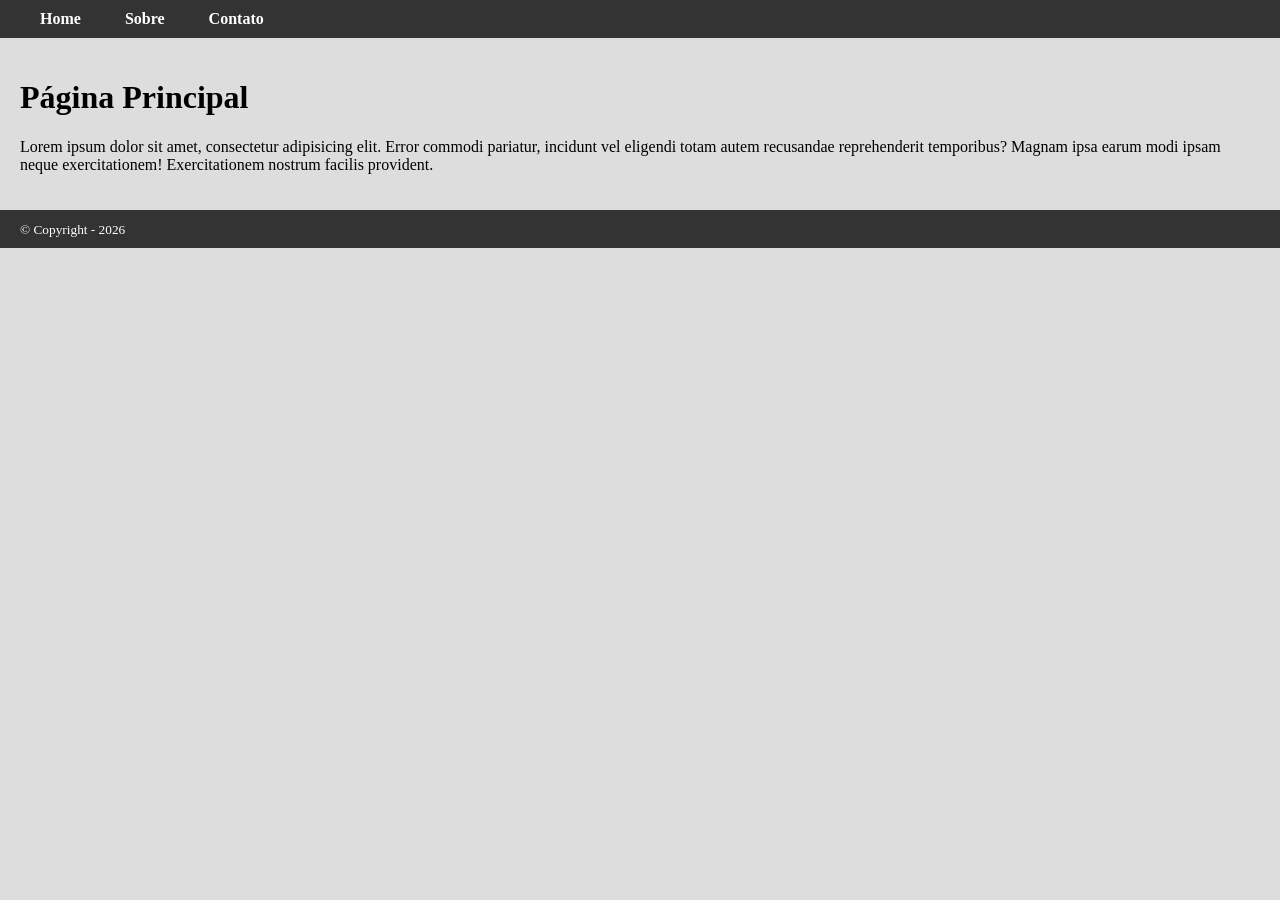
<file: PHP_Exercicios/aula1/index.html>
<!DOCTYPE html>
<html lang="pt-br">
<head>
    <meta charset="UTF-8">
    <meta name="viewport" content="width=device-width, initial-scale=1.0">
    <title>Aula 01</title>
    <link rel="stylesheet" href="style.css">
</head>
<body>
    <header>
        <nav>
            <a href="#">Home</a>
            <a href="#">Sobre</a>
            <a href="#">Contato</a>
        </nav>
    </header>
    <main>
        <h1>Página Principal</h1>
        <p>Lorem ipsum dolor sit amet, consectetur adipisicing elit. Error commodi pariatur, incidunt vel eligendi totam autem recusandae reprehenderit temporibus? Magnam ipsa earum modi ipsam neque exercitationem! Exercitationem nostrum facilis provident.</p>
    </main>
    <footer>
        <small>&copy; Copyright - 2026</small>
    </footer>
</body>
</html>
</file>
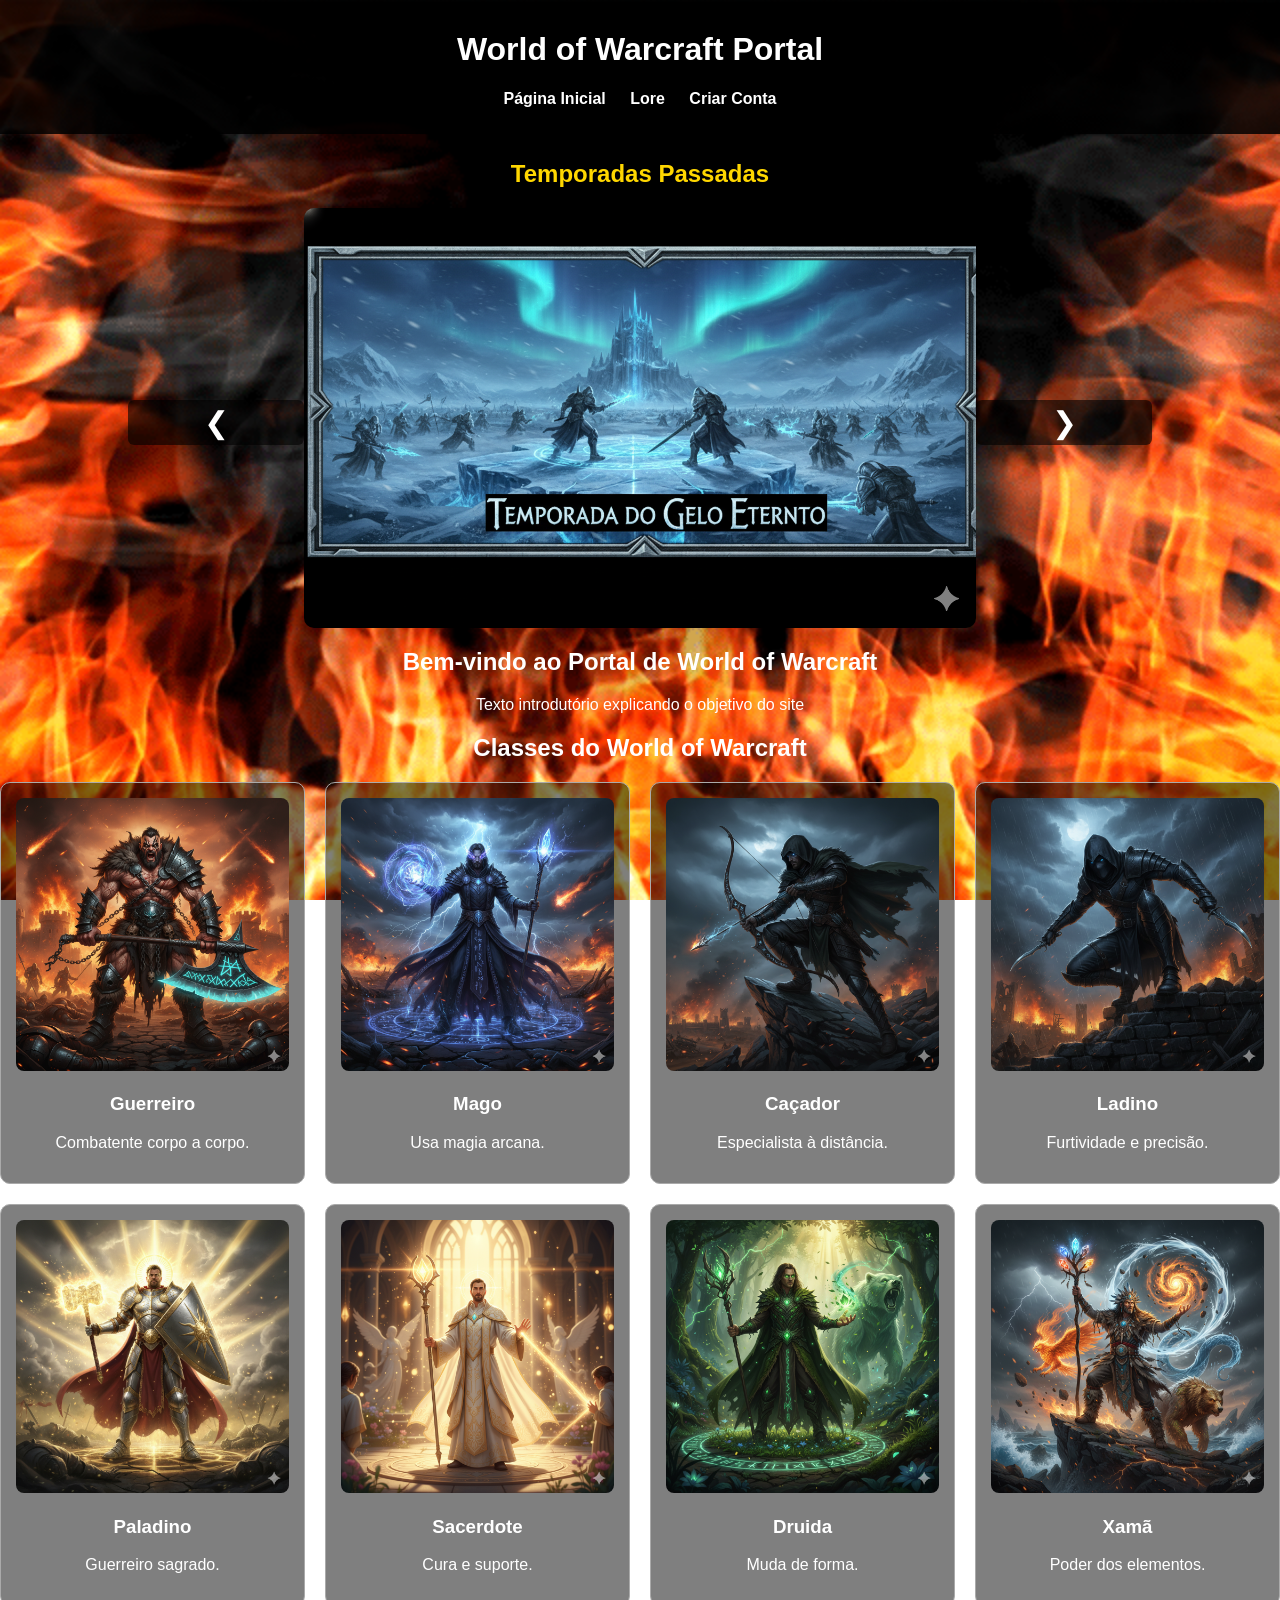
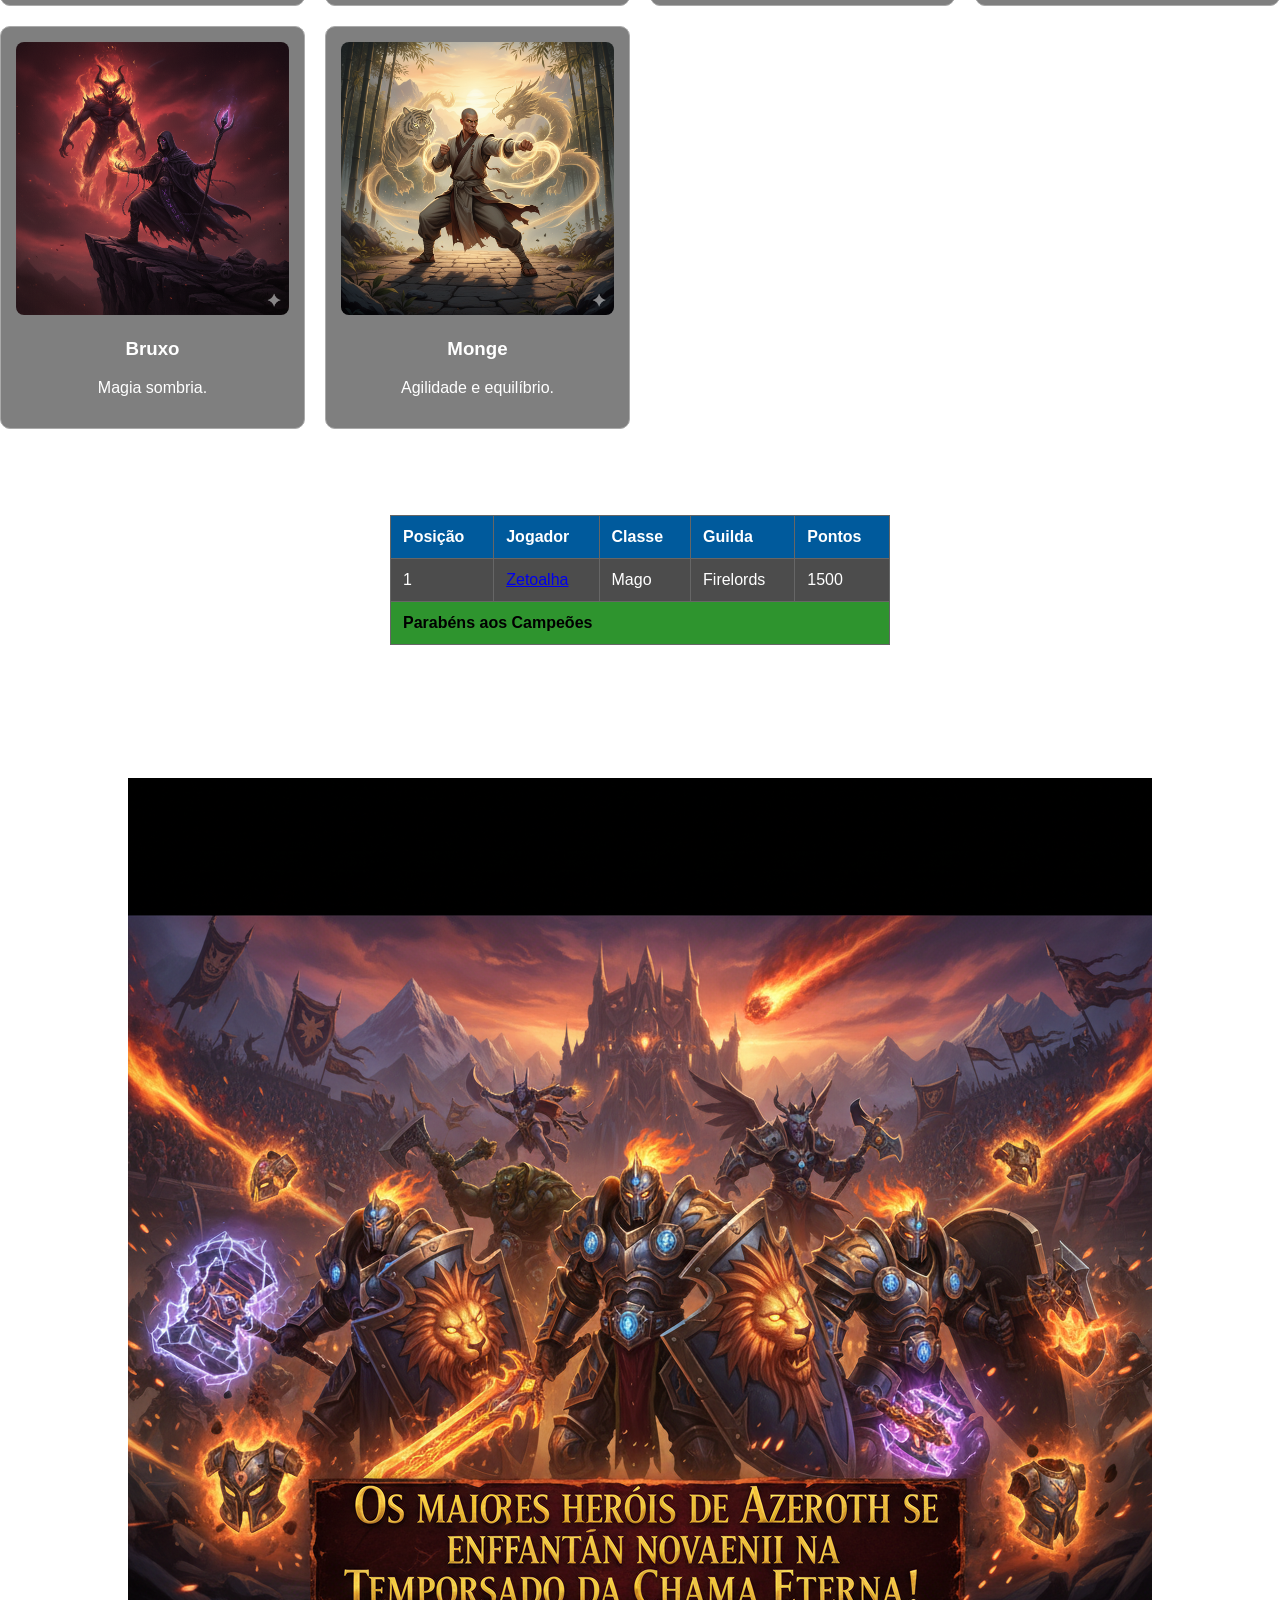
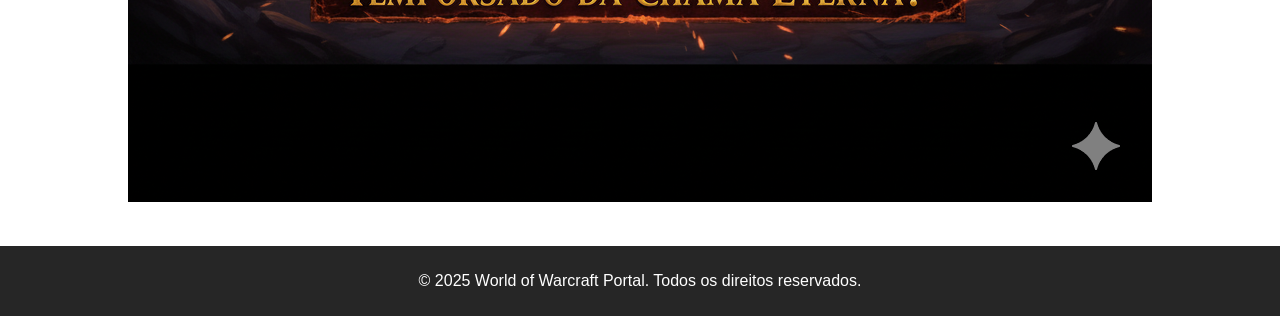
<file: PHP_Exercicios/provaWeb2s/prova final a1 web/index.html>
<!DOCTYPE html>

<!-- Define o documento como HTML5 -->
<html lang="pt-BR">

<head>

  <!-- Define o padrão de caracteres -->
  <meta charset="UTF-8">

  <!-- Responsividade para dispositivos móveis -->
  <meta name="viewport" content="width=device-width, initial-scale=1.0">

  <!-- Título da aba -->
  <title>World of Warcraft Portal</title>

  <!-- Importa o CSS -->
  <link rel="stylesheet" href="style.css">
  
</head>

<body>

  <!-- HEADER (TOPO DO SITE) -->
  <header>

    <!-- Título principal -->
    <h1>World of Warcraft Portal</h1>

    <!-- Menu de navegação -->
    <nav aria-label="Menu principal">

      <!-- Lista de links -->
      <ul>
        <li><a href="index.html">Página Inicial</a></li>
        <li><a href="sobre.html">Lore</a></li>
        <li><a href="cadastro.html">Criar Conta</a></li>
      </ul>

    </nav>
  </header>

  <!-- CONTEÚDO PRINCIPAL -->
  <main>

    <!-- Título com estilo inline -->
    <h2 style="color: gold;">Temporadas Passadas</h2>
    
    <!-- 
    CARROSSEL
    aria-label ajuda na acessibilidade
    -->
    <section class="carrossel" aria-label="Carrossel das temporadas passadas">

      <!-- Botão anterior -->
      <button class="anterior" onclick="mudarImagem(-1)">❮</button>

      <!-- 
      Imagem principal do carrossel
      id usado no JavaScript para trocar a imagem
      -->
      <img id="imgCarrossel" src="img/gelo.png" alt="Imagem da temporada da gelo">

      <!-- Botão próximo -->
      <button class="proximo" onclick="mudarImagem(1)">❯</button>

    </section>

    <!-- INTRODUÇÃO -->
    <section class="intro">

      <h2>Bem-vindo ao Portal de World of Warcraft</h2>

      <p>
        Texto introdutório explicando o objetivo do site
      </p>

    </section>

    <!-- CLASSES DO JOGO -->
    <section class="classes-wow">

      <h2>Classes do World of Warcraft</h2>

      <!-- Container que usa GRID (definido no CSS) -->
      <div id="container-cards">

        <!-- Cada bloco representa uma classe -->
        <div class="classe">
          <img src="img/guerreiro.png" alt="Guerreiro">
          <h3>Guerreiro</h3>
          <p>Combatente corpo a corpo.</p>
        </div>

        <div class="classe">
          <img src="img/mago.png" alt="Mago">
          <h3>Mago</h3>
          <p>Usa magia arcana.</p>
        </div>

        <div class="classe">
          <img src="img/hunter.png" alt="Caçador">
          <h3>Caçador</h3>
          <p>Especialista à distância.</p>
        </div>

        <div class="classe">
          <img src="img/rogue.png" alt="Ladino">
          <h3>Ladino</h3>
          <p>Furtividade e precisão.</p>
        </div>

        <div class="classe">
          <img src="img/paladino.png" alt="Paladino">
          <h3>Paladino</h3>
          <p>Guerreiro sagrado.</p>
        </div>

        <div class="classe">
          <img src="img/padre.png" alt="Sacerdote">
          <h3>Sacerdote</h3>
          <p>Cura e suporte.</p>
        </div>

        <div class="classe">
          <img src="img/druida.png" alt="Druida">
          <h3>Druida</h3>
          <p>Muda de forma.</p>
        </div>

        <div class="classe">
          <img src="img/shaman.png" alt="Xamã">
          <h3>Xamã</h3>
          <p>Poder dos elementos.</p>
        </div>

        <div class="classe">
          <img src="img/bruxo.png" alt="Bruxo">
          <h3>Bruxo</h3>
          <p>Magia sombria.</p>
        </div>

        <div class="classe">
          <img src="img/monge.png" alt="Monge">
          <h3>Monge</h3>
          <p>Agilidade e equilíbrio.</p>
        </div>

      </div>
    </section>

    <!-- RANKING -->
    <section class="ranking" aria-label="Ranking da temporada atual e informações">

      <h2>Ranking Atual</h2>

      <div class="ranking-container">
        
        <!-- TABELA -->
        <div class="tabela">

          <table>

            <!-- Título da tabela -->
            <caption>Top 5 Jogadores</caption>

            <!-- Cabeçalho -->
            <thead>
              <tr>
                <th>Posição</th>
                <th>Jogador</th>
                <th>Classe</th>
                <th>Guilda</th>
                <th>Pontos</th>
              </tr>
            </thead>

            <!-- Conteúdo -->
            <tbody>

              <!-- Cada linha é um jogador -->
              <tr>
                <td>1</td>
                <td><a href="#">Zetoalha</a></td>
                <td>Mago</td>
                <td>Firelords</td>
                <td>1500</td>
              </tr>

              <!-- outras linhas seguem o mesmo padrão -->

            </tbody>

            <!-- Rodapé -->
            <tfoot>
              <tr>
                <td colspan="5">Parabéns aos Campeões</td>
              </tr>
            </tfoot>

          </table>
        </div>

        <!-- ARTIGO AO LADO -->
        <article class="artigo-temporada">

          <h3>Temporada da Chama Eterna</h3>

          <p>
            Texto explicando a temporada atual.
          </p>

          <img src="img/temporada.png" alt="Banner da temporada">

        </article>

      </div>
    </section>
    
  </main>

  <!-- RODAPÉ -->
  <footer>
    <p>© 2025 World of Warcraft Portal. Todos os direitos reservados.</p>
  </footer>

  <!-- Importa JavaScript -->
  <script src="script.js"></script>

</body>
</html>

<!-- 
Resumo geral:

- Estrutura completa de site
- header → menu
- main → conteúdo principal
- section → organização por blocos
- carrossel → usa JS (onclick)
- grid → exibição de classes
- tabela → ranking
- footer → rodapé

Tecnologias usadas:
HTML + CSS + JavaScript

Esse tipo de página integra tudo que você aprendeu até agora.
-->
</file>
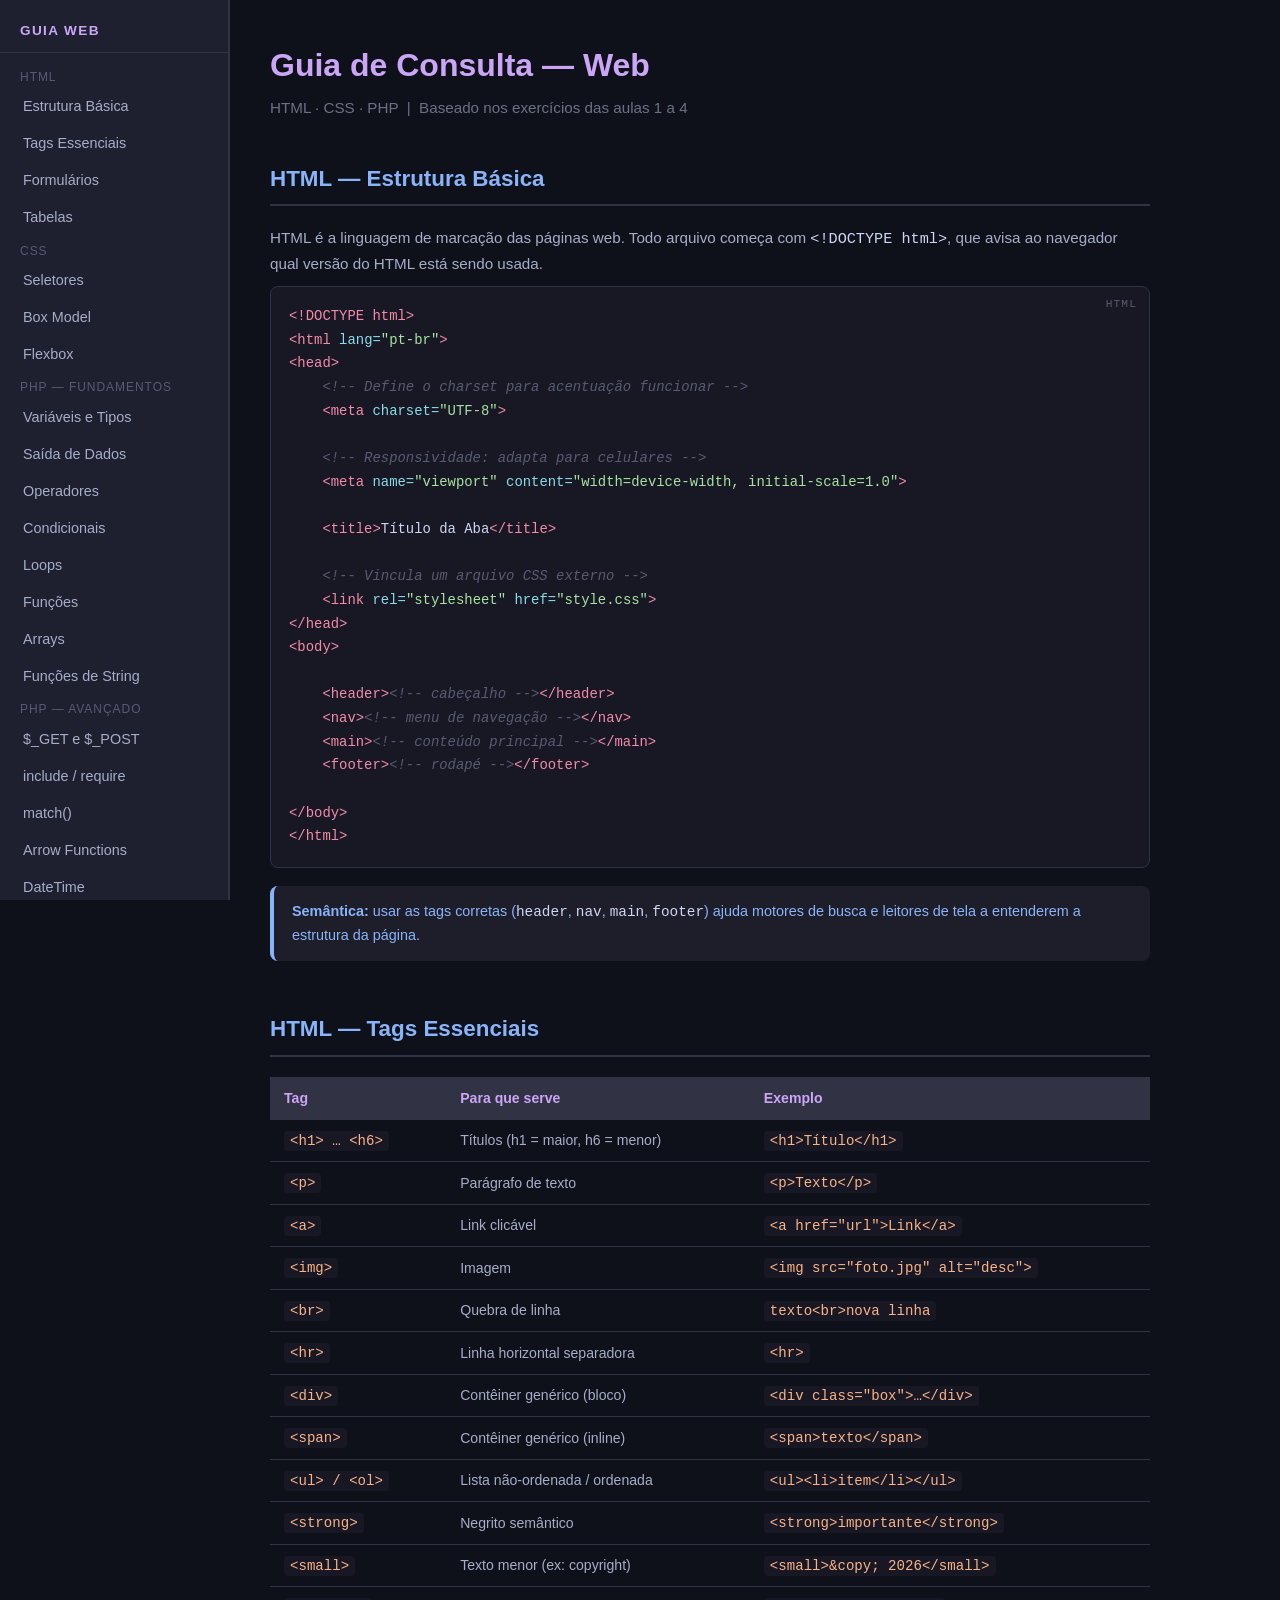
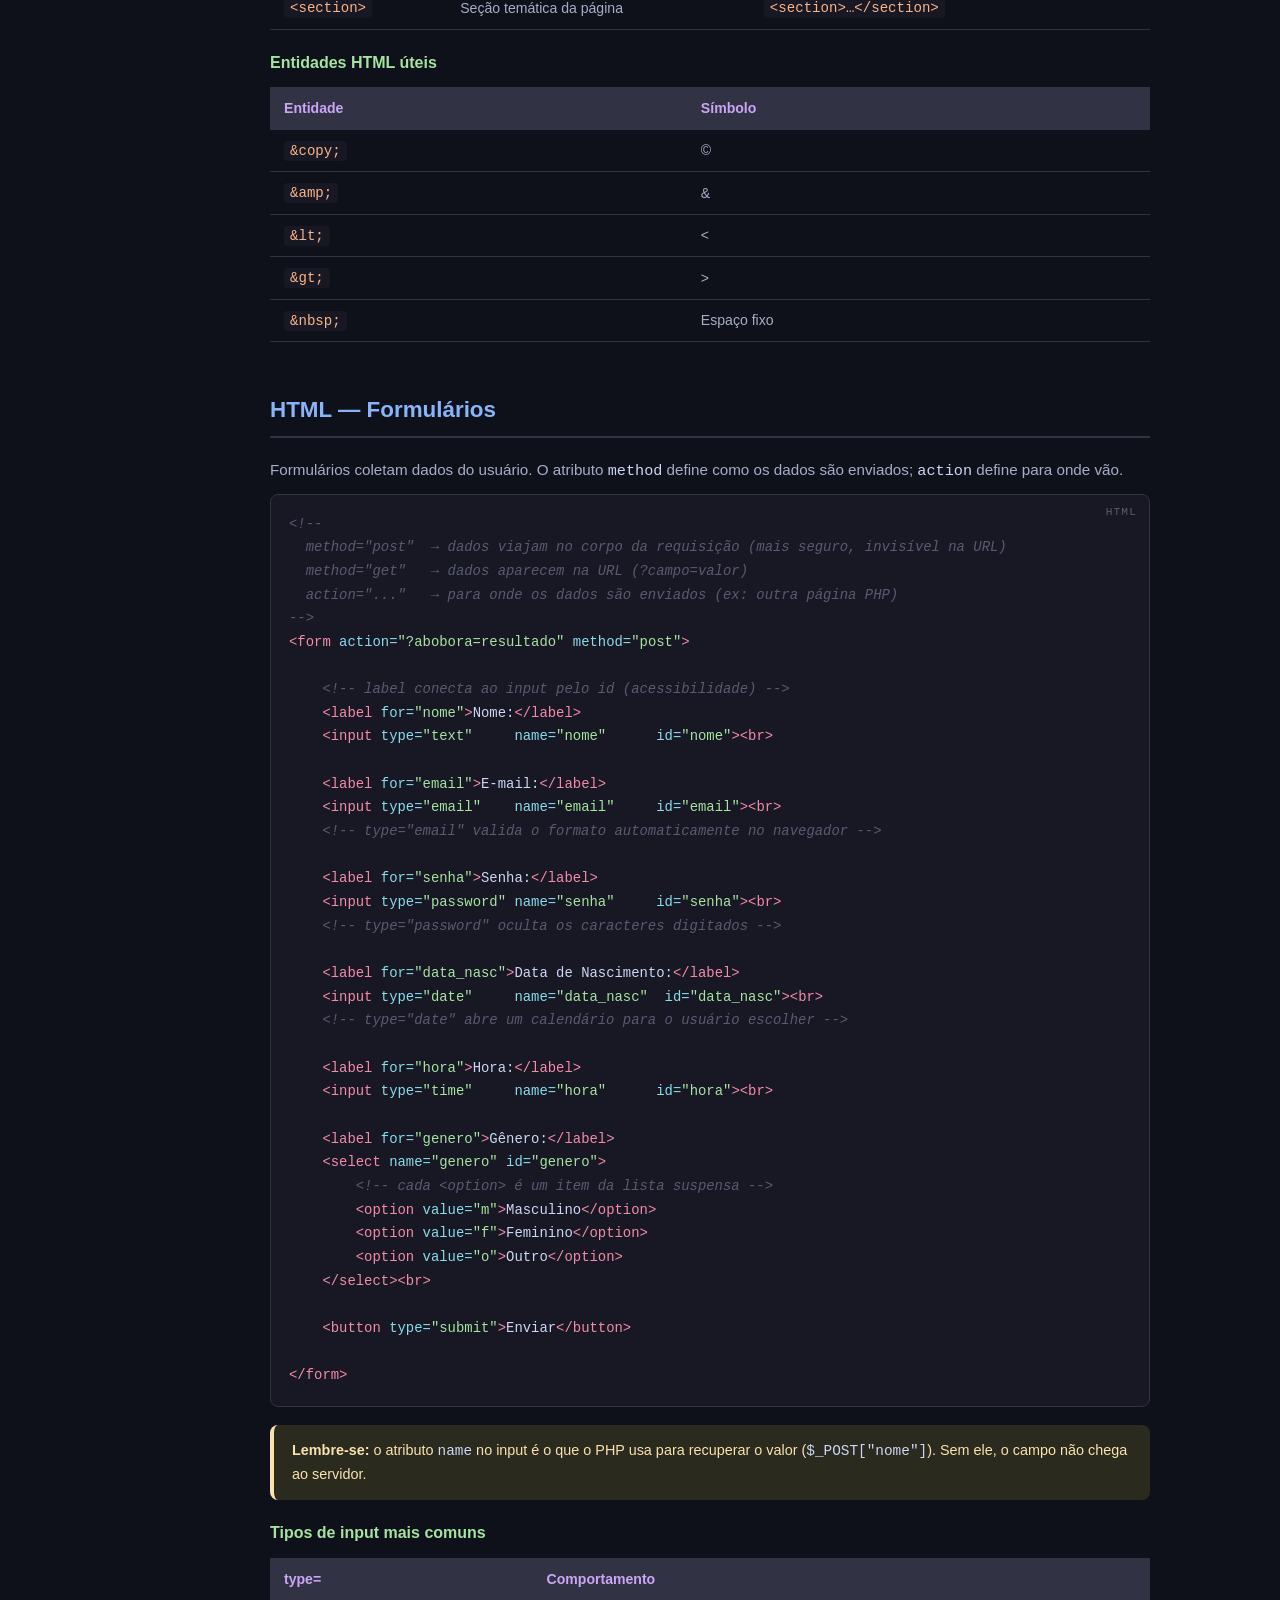
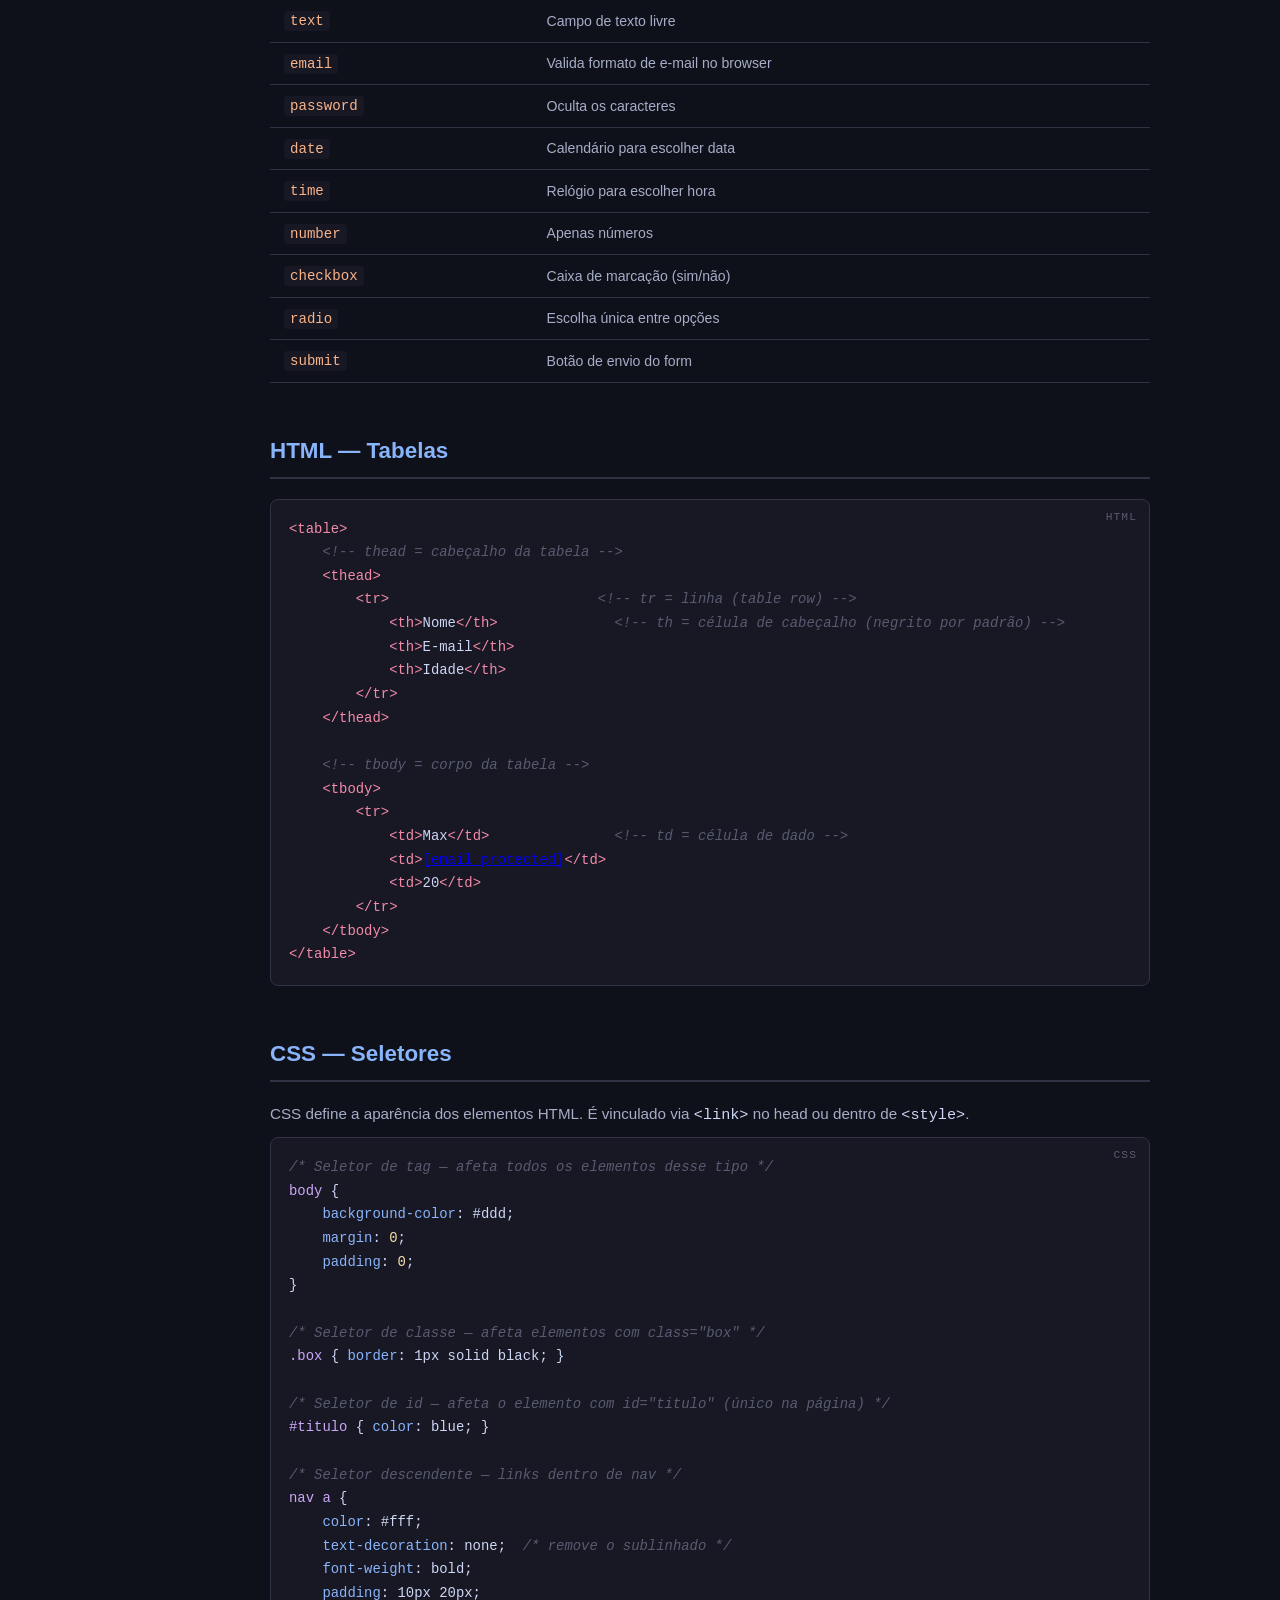
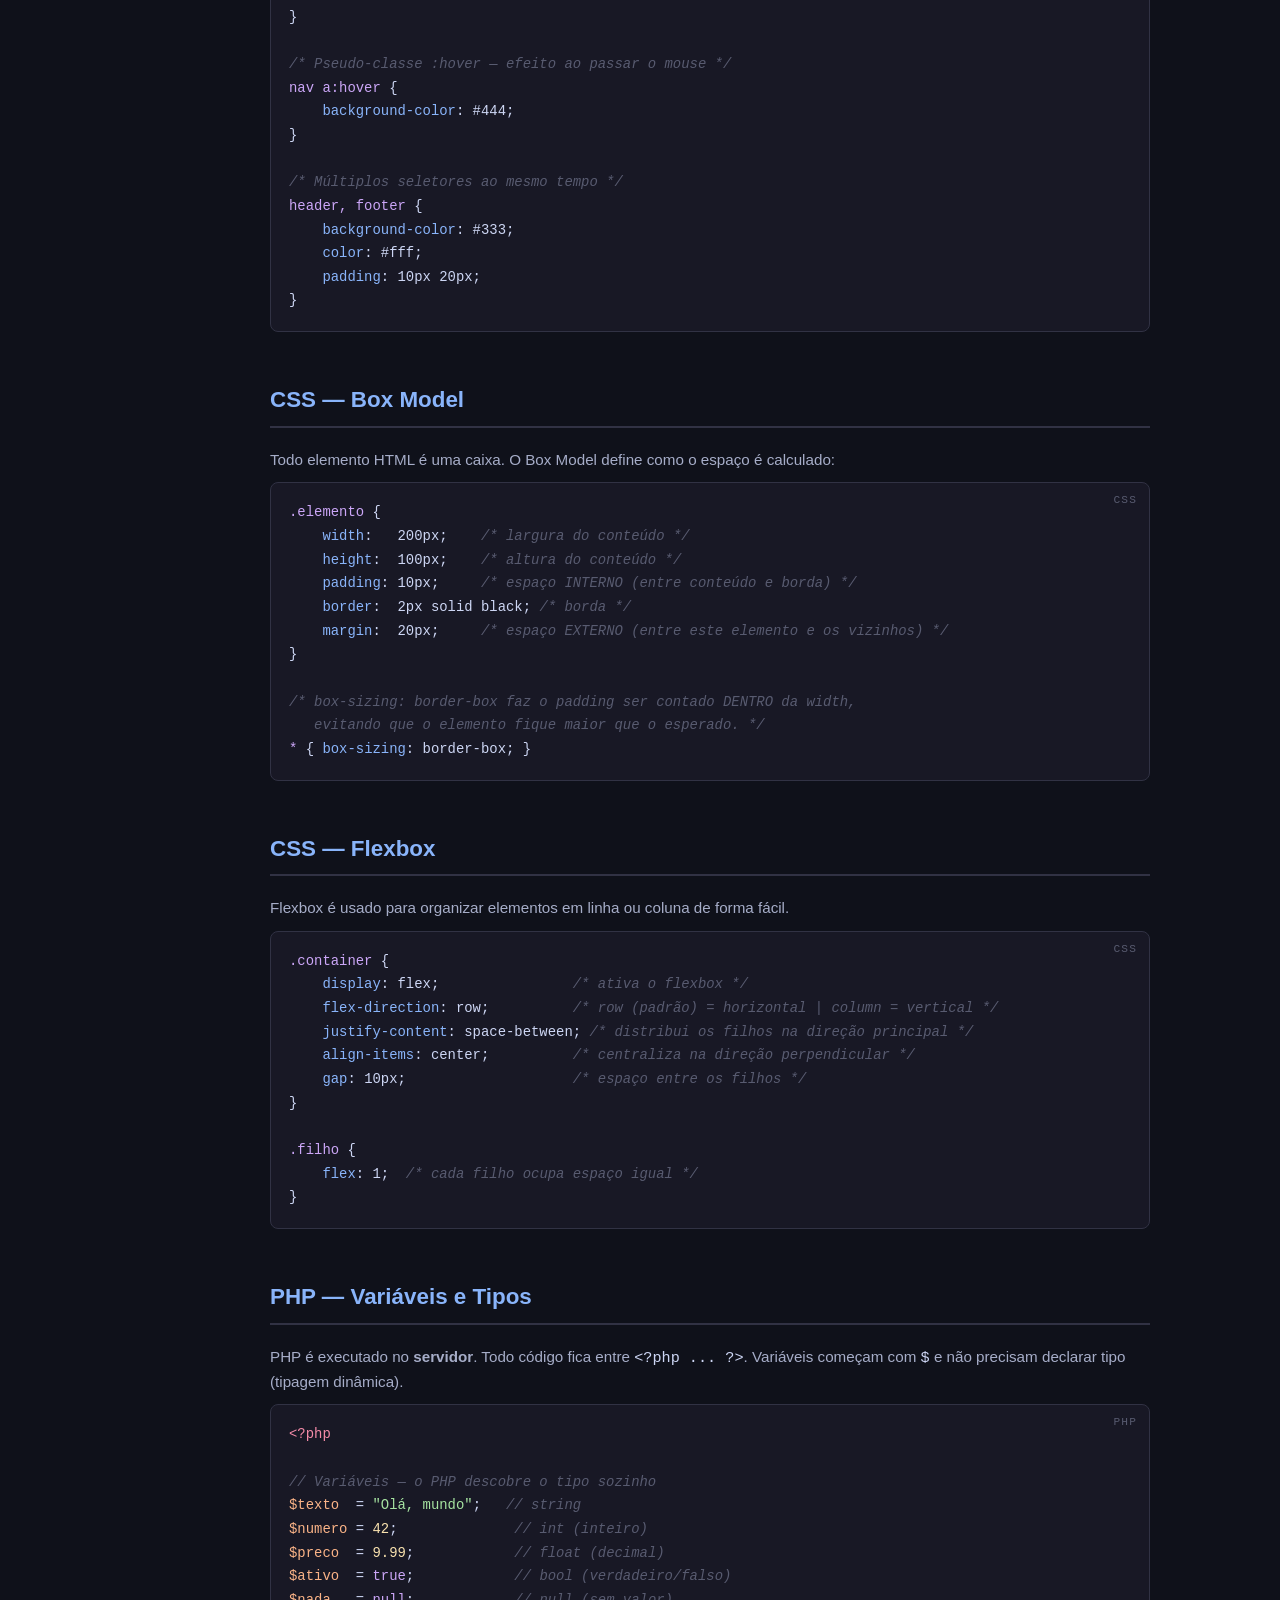
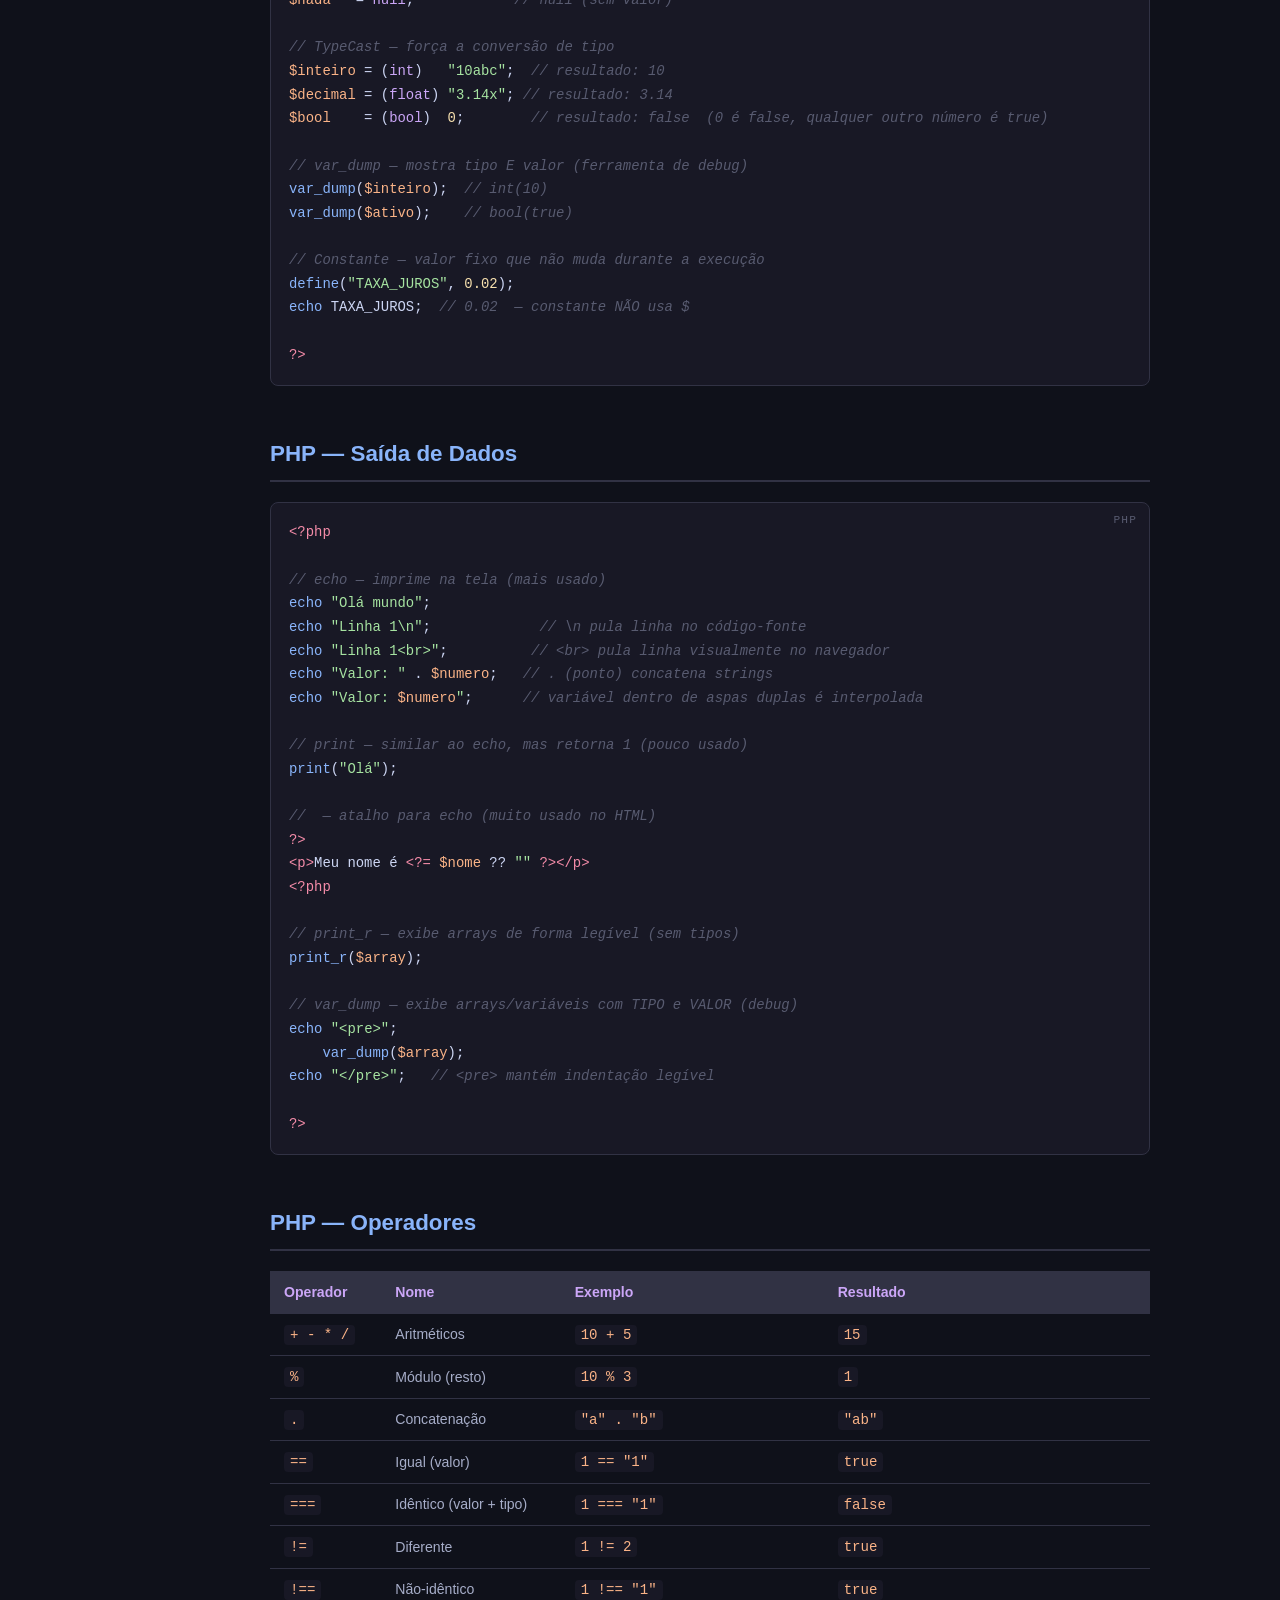
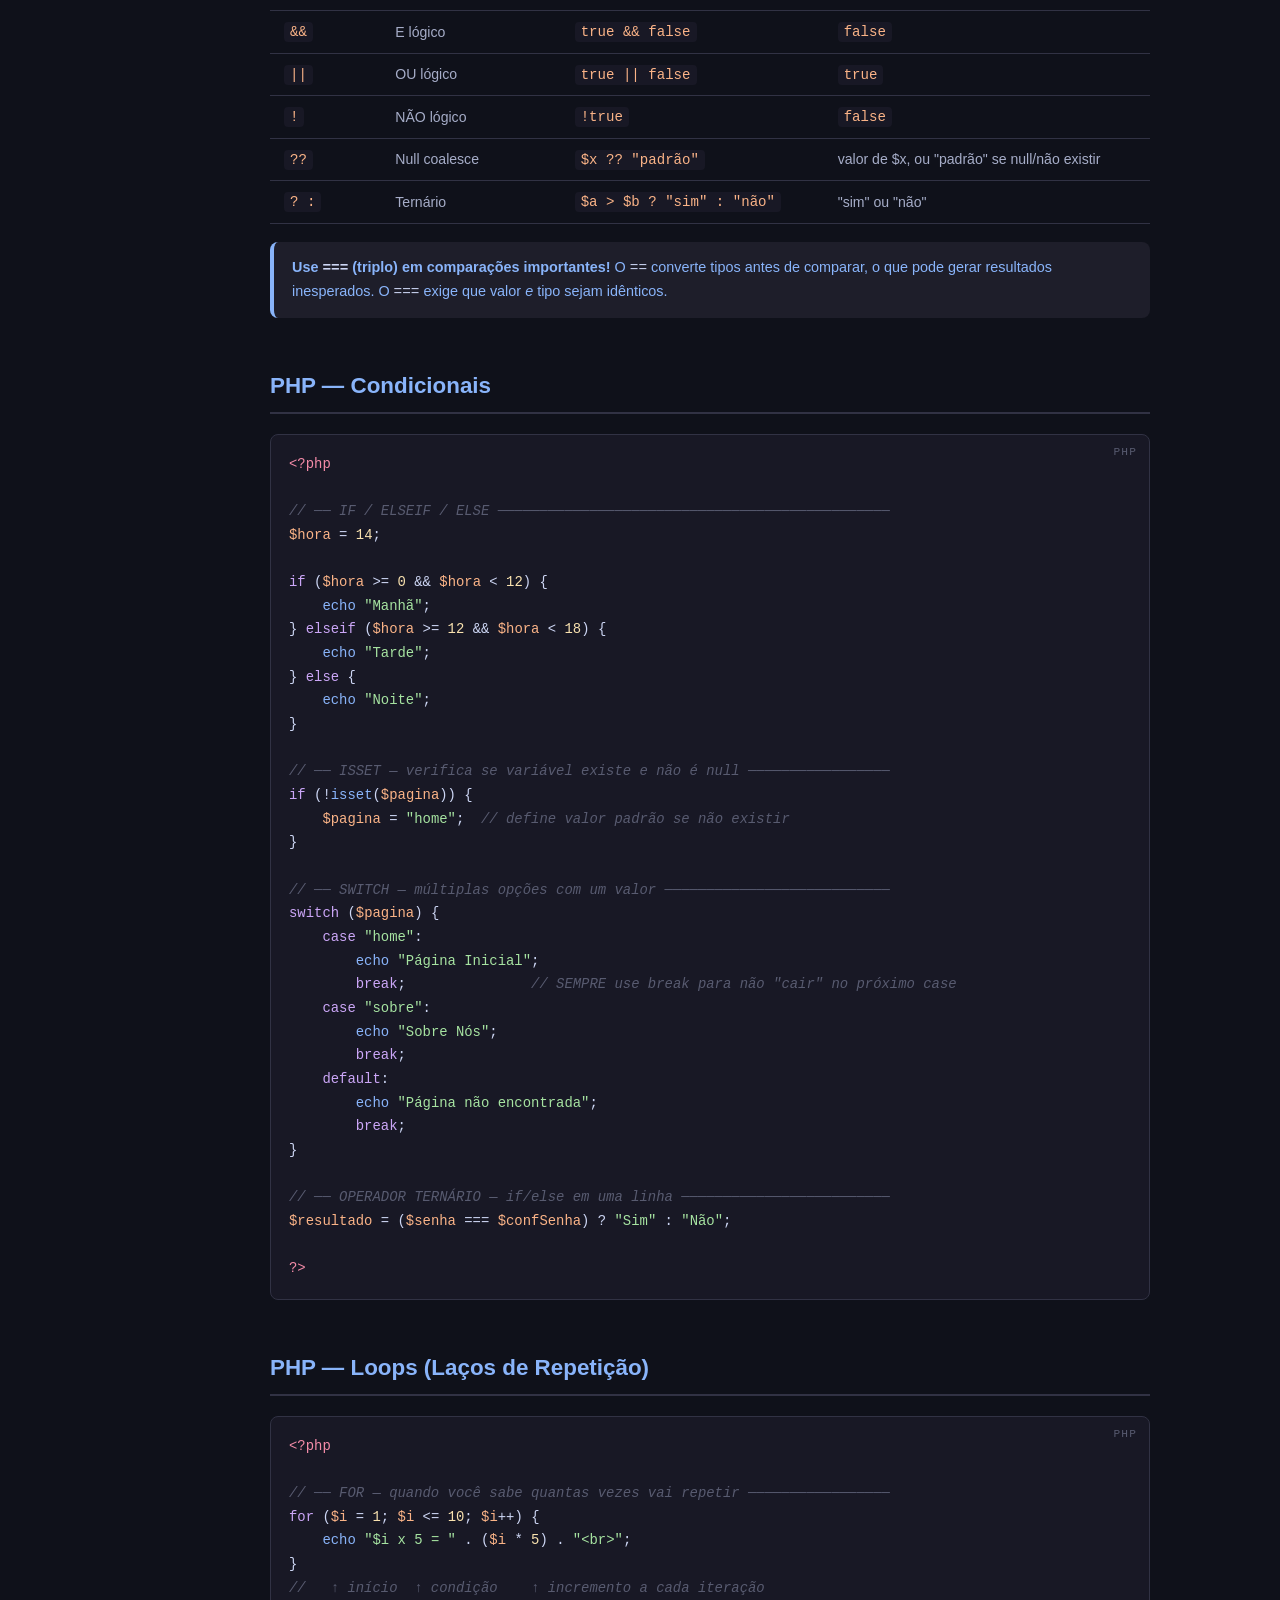
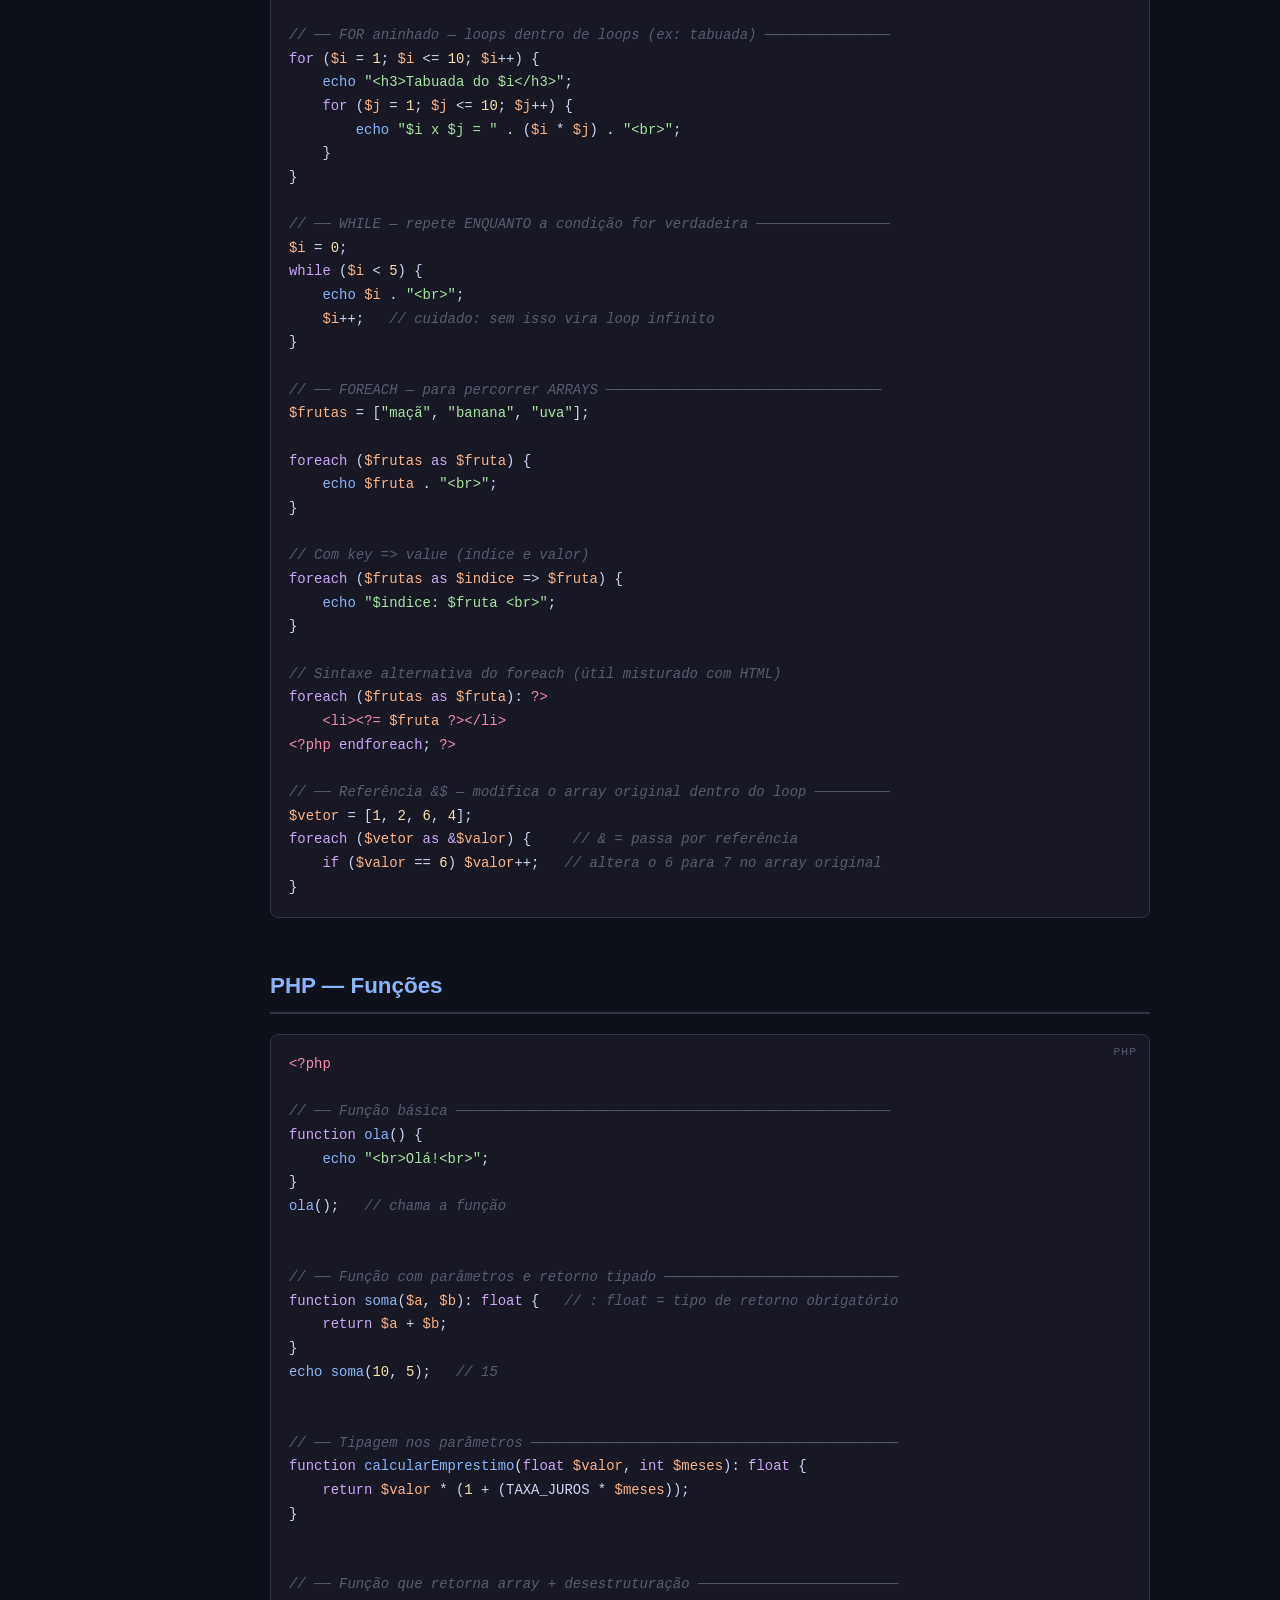
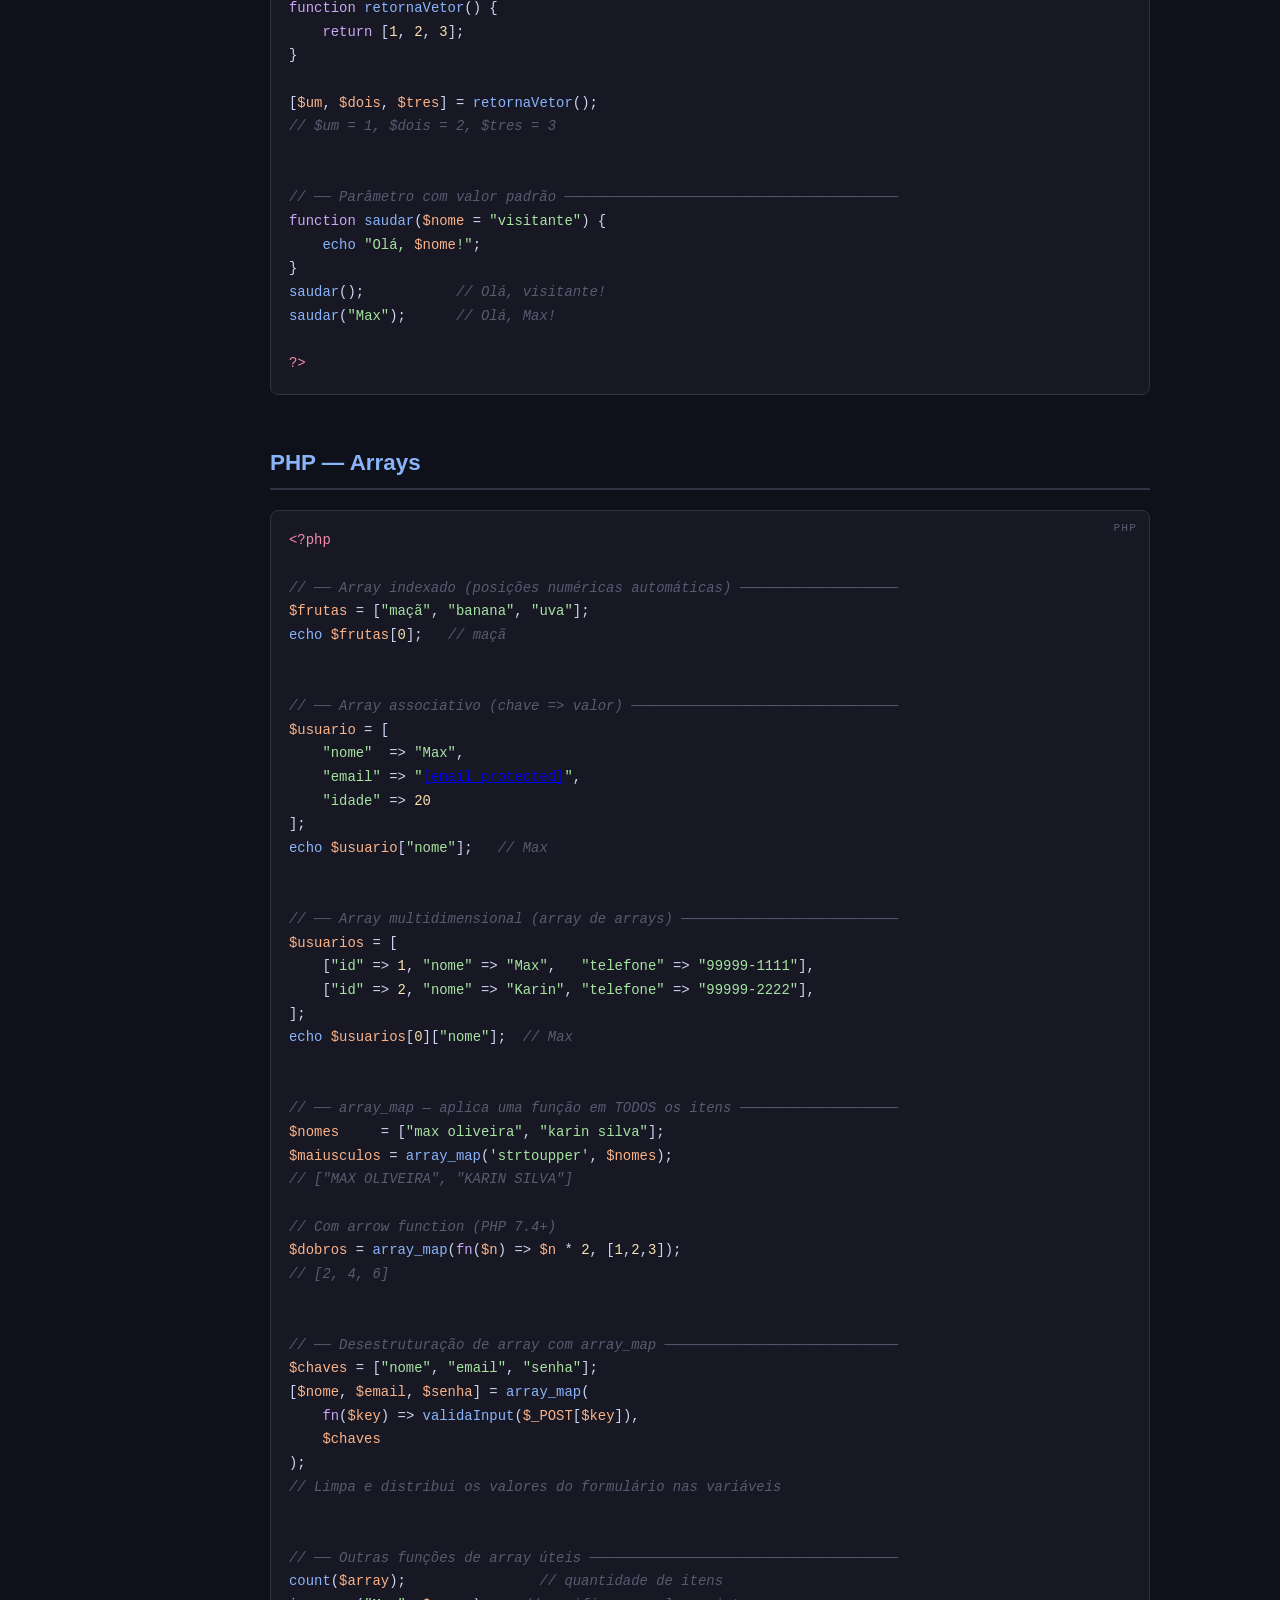
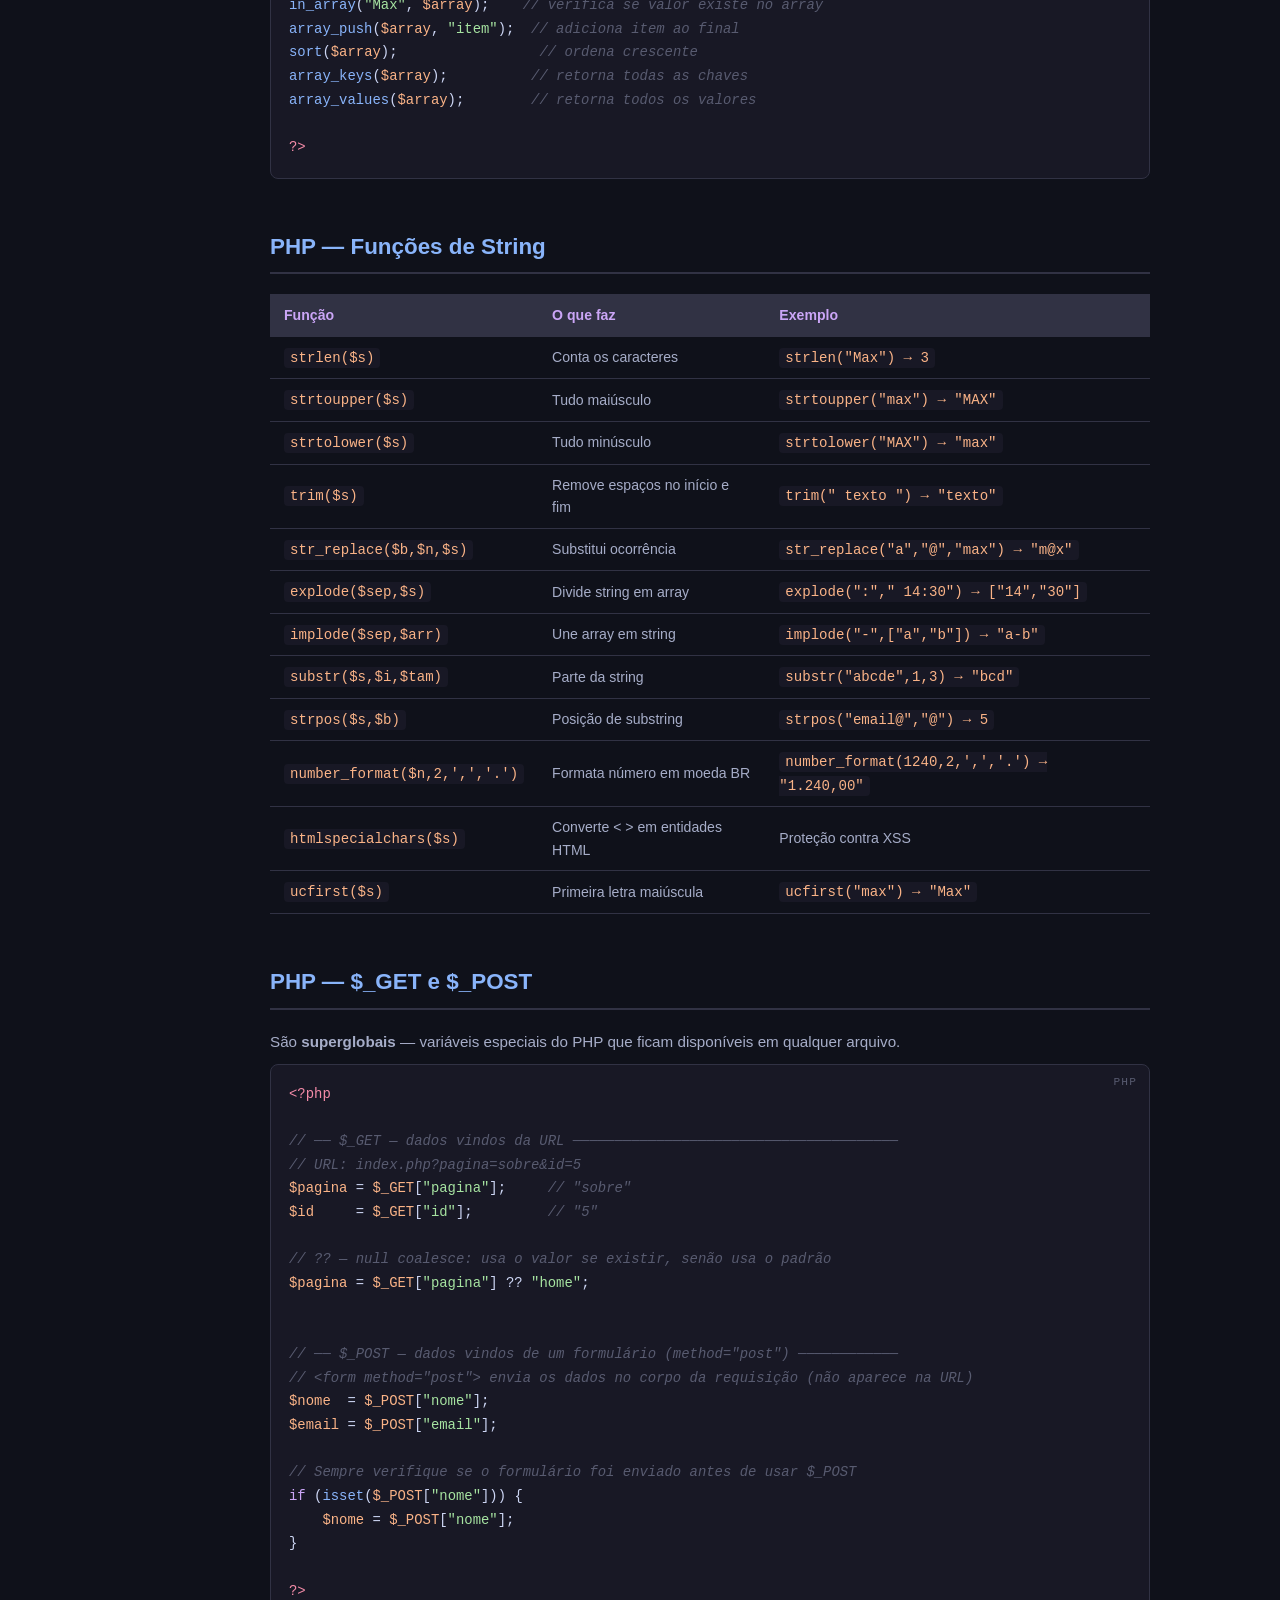
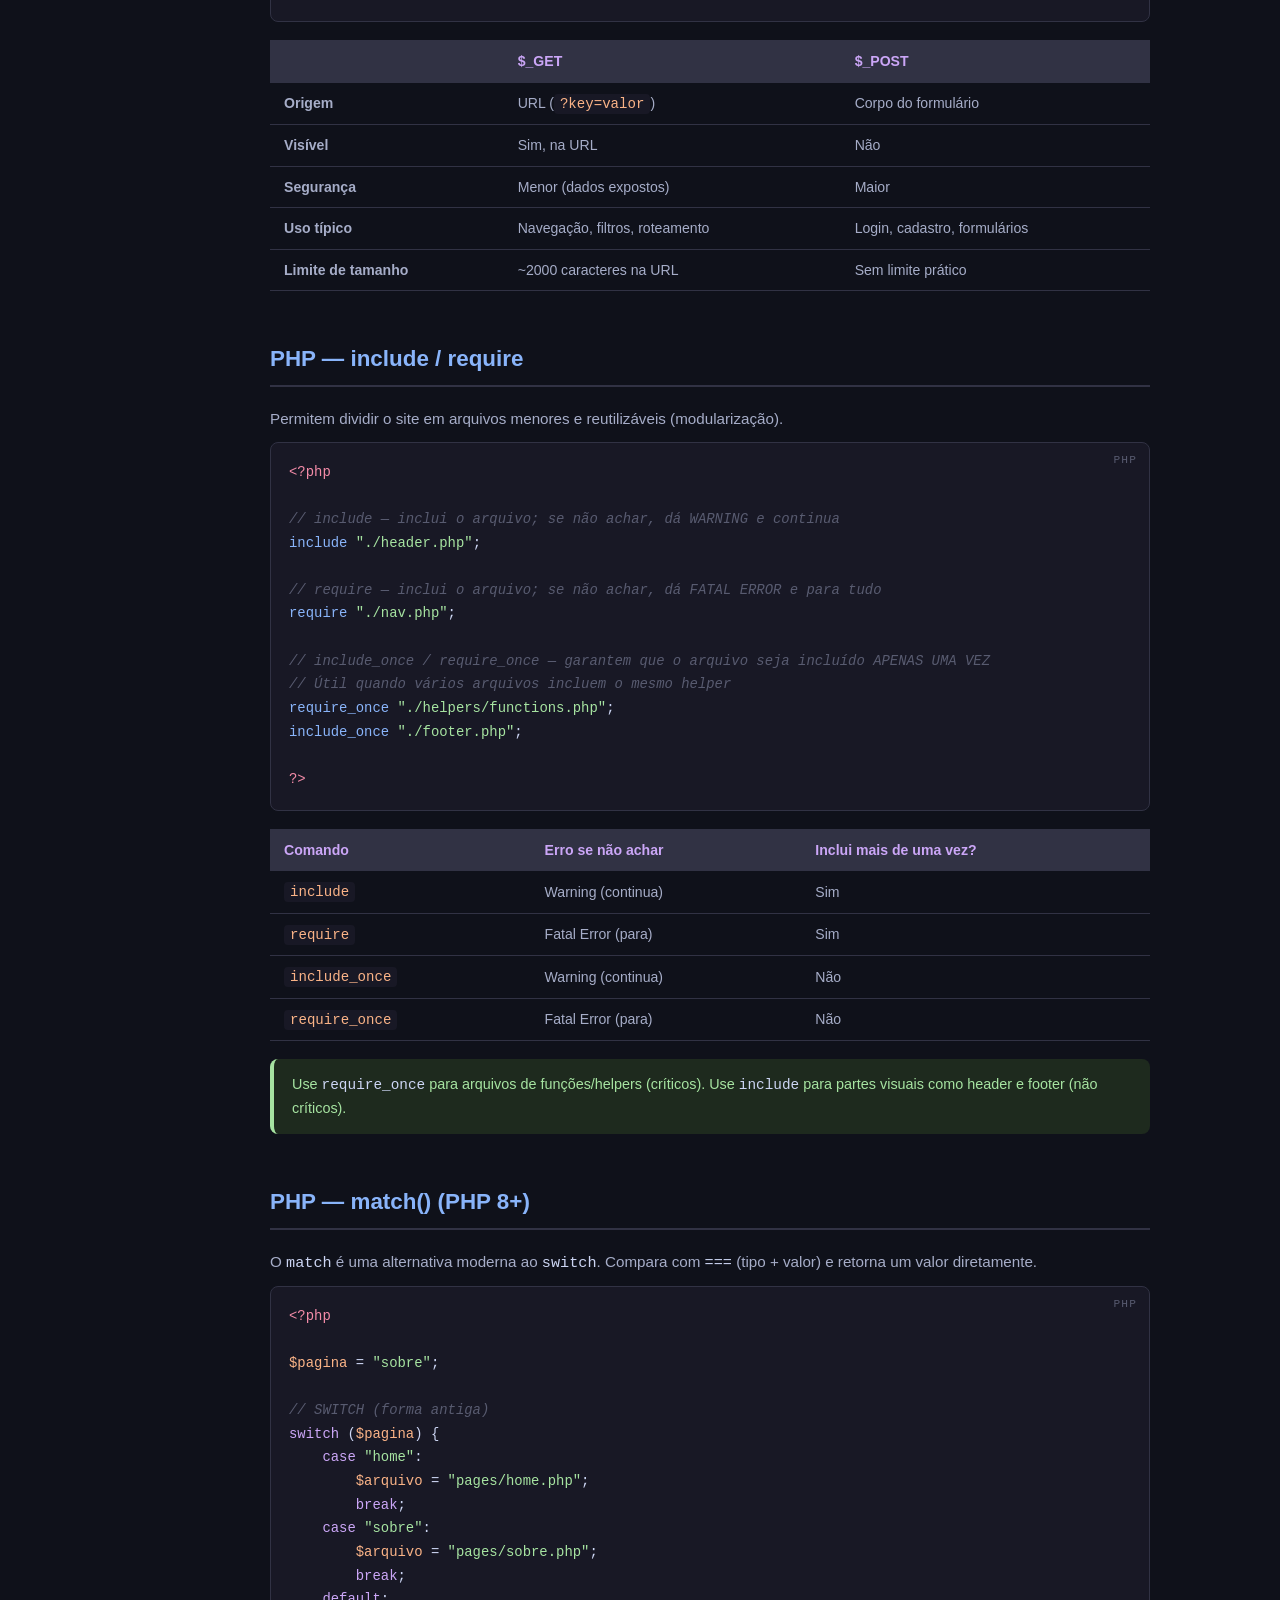
<file: PHP_Exercicios/guiaprova1/guia_prova_web.html>
<!DOCTYPE html>
<html lang="pt-br">
<head>
    <meta charset="UTF-8">
    <meta name="viewport" content="width=device-width, initial-scale=1.0">
    <title>Guia de Consulta — HTML, CSS e PHP</title>
    <style>
        /* =====================================================================
           RESET E BASE
           Zera margens/paddings padrão do navegador e define fonte global.
        ===================================================================== */
        * { box-sizing: border-box; margin: 0; padding: 0; }

        body {
            font-family: 'Segoe UI', sans-serif;
            background: #0f111a;
            color: #cdd6f4;
            line-height: 1.6;
        }

        /* =====================================================================
           LAYOUT PRINCIPAL
           Sidebar fixa à esquerda + conteúdo principal à direita.
        ===================================================================== */
        .layout {
            display: flex;           /* Coloca sidebar e main lado a lado */
            min-height: 100vh;
        }

        /* =====================================================================
           SIDEBAR — menu de navegação lateral
        ===================================================================== */
        .sidebar {
            width: 230px;
            background: #1e2030;
            padding: 20px 0;
            position: sticky;       /* Fica fixo ao rolar a página */
            top: 0;
            height: 100vh;
            overflow-y: auto;
            flex-shrink: 0;         /* Não encolhe quando a janela é pequena */
            border-right: 2px solid #313244;
        }

        .sidebar h2 {
            color: #cba6f7;
            font-size: 0.85rem;
            text-transform: uppercase;
            letter-spacing: 0.1em;
            padding: 0 20px 10px;
            border-bottom: 1px solid #313244;
            margin-bottom: 10px;
        }

        /* Links do menu lateral */
        .sidebar a {
            display: block;
            padding: 7px 20px;
            color: #a6adc8;
            text-decoration: none;
            font-size: 0.9rem;
            border-left: 3px solid transparent;
            transition: all 0.2s;
        }

        .sidebar a:hover {
            color: #cdd6f4;
            background: #313244;
            border-left-color: #cba6f7;
        }

        /* Separador de categoria no menu */
        .sidebar .cat {
            color: #585b70;
            font-size: 0.75rem;
            text-transform: uppercase;
            padding: 15px 20px 3px;
            letter-spacing: 0.08em;
        }

        /* =====================================================================
           CONTEÚDO PRINCIPAL
        ===================================================================== */
        .content {
            flex: 1;
            padding: 40px;
            max-width: 960px;
        }

        /* Título principal da página */
        h1 {
            font-size: 2rem;
            color: #cba6f7;
            margin-bottom: 5px;
        }

        .subtitle {
            color: #6c7086;
            margin-bottom: 40px;
            font-size: 0.95rem;
        }

        /* =====================================================================
           SEÇÕES — cada bloco temático do guia
        ===================================================================== */
        section {
            margin-bottom: 50px;
        }

        /* Títulos de seção (ex: "HTML — Estrutura Básica") */
        h2 {
            font-size: 1.4rem;
            color: #89b4fa;
            border-bottom: 2px solid #313244;
            padding-bottom: 8px;
            margin-bottom: 20px;
        }

        /* Subtítulos dentro de seção */
        h3 {
            color: #a6e3a1;
            font-size: 1rem;
            margin: 20px 0 8px;
        }

        /* Parágrafos de explicação */
        p {
            color: #a6adc8;
            margin-bottom: 10px;
            font-size: 0.95rem;
        }

        /* =====================================================================
           BLOCOS DE CÓDIGO
           Estilo tipo editor de código (fundo escuro, fonte mono).
        ===================================================================== */
        pre {
            background: #181825;
            border: 1px solid #313244;
            border-radius: 8px;
            padding: 18px;
            overflow-x: auto;
            font-size: 0.87rem;
            line-height: 1.7;
            margin: 8px 0 18px;
            position: relative;
        }

        /* Tag de linguagem no canto do bloco de código */
        pre::before {
            content: attr(data-lang);
            position: absolute;
            top: 8px;
            right: 12px;
            font-size: 0.7rem;
            color: #585b70;
            text-transform: uppercase;
            letter-spacing: 0.1em;
        }

        code {
            font-family: 'Consolas', 'Fira Code', monospace;
            color: #cdd6f4;
        }

        /* =====================================================================
           DESTAQUE DE SINTAXE MANUAL (via spans)
           Cada cor representa um tipo de token no código.
        ===================================================================== */
        .kw  { color: #cba6f7; }   /* palavras-chave: if, for, function, etc. */
        .fn  { color: #89b4fa; }   /* funções: echo, array_map, etc. */
        .str { color: #a6e3a1; }   /* strings entre aspas */
        .var { color: #fab387; }   /* variáveis PHP: $nome */
        .num { color: #f9e2af; }   /* números */
        .cmt { color: #585b70; font-style: italic; }  /* comentários */
        .tag { color: #f38ba8; }   /* tags HTML */
        .atr { color: #89dceb; }   /* atributos HTML */
        .val { color: #a6e3a1; }   /* valores de atributos */
        .sel { color: #cba6f7; }   /* seletores CSS */
        .prop{ color: #89b4fa; }   /* propriedades CSS */

        /* =====================================================================
           CARDS DE DESTAQUE
           Caixas coloridas para dicas importantes, avisos, etc.
        ===================================================================== */
        .card {
            border-radius: 8px;
            padding: 14px 18px;
            margin: 12px 0;
            font-size: 0.9rem;
            border-left: 4px solid;
        }

        .card.tip   { background: #1e2a1e; border-color: #a6e3a1; color: #a6e3a1; }
        .card.warn  { background: #2a2a1e; border-color: #f9e2af; color: #f9e2af; }
        .card.info  { background: #1e1e2a; border-color: #89b4fa; color: #89b4fa; }
        .card.danger{ background: #2a1e1e; border-color: #f38ba8; color: #f38ba8; }

        /* =====================================================================
           TABELA DE REFERÊNCIA RÁPIDA
        ===================================================================== */
        table {
            width: 100%;
            border-collapse: collapse;
            margin: 12px 0 18px;
            font-size: 0.88rem;
        }

        th {
            background: #313244;
            color: #cba6f7;
            padding: 10px 14px;
            text-align: left;
        }

        td {
            padding: 9px 14px;
            border-bottom: 1px solid #313244;
            color: #a6adc8;
        }

        td code { color: #fab387; background: #181825; padding: 2px 6px; border-radius: 4px; }

        tr:hover td { background: #1e2030; }

        /* =====================================================================
           RODAPÉ
        ===================================================================== */
        footer {
            margin-top: 60px;
            padding-top: 20px;
            border-top: 1px solid #313244;
            color: #45475a;
            font-size: 0.85rem;
            text-align: center;
        }
    </style>
</head>
<body>

<div class="layout">

    <!-- ====================================================================
         SIDEBAR — NAVEGAÇÃO LATERAL
    ==================================================================== -->
    <nav class="sidebar">
        <h2>Guia Web</h2>

        <span class="cat">HTML</span>
        <a href="#html-estrutura">Estrutura Básica</a>
        <a href="#html-tags">Tags Essenciais</a>
        <a href="#html-form">Formulários</a>
        <a href="#html-tabela">Tabelas</a>

        <span class="cat">CSS</span>
        <a href="#css-seletores">Seletores</a>
        <a href="#css-box">Box Model</a>
        <a href="#css-flex">Flexbox</a>

        <span class="cat">PHP — Fundamentos</span>
        <a href="#php-variaveis">Variáveis e Tipos</a>
        <a href="#php-saida">Saída de Dados</a>
        <a href="#php-operadores">Operadores</a>
        <a href="#php-condicionais">Condicionais</a>
        <a href="#php-loops">Loops</a>
        <a href="#php-funcoes">Funções</a>
        <a href="#php-arrays">Arrays</a>
        <a href="#php-strings">Funções de String</a>

        <span class="cat">PHP — Avançado</span>
        <a href="#php-get-post">$_GET e $_POST</a>
        <a href="#php-include">include / require</a>
        <a href="#php-match">match()</a>
        <a href="#php-arrow">Arrow Functions</a>
        <a href="#php-datetime">DateTime</a>
        <a href="#php-seguranca">Segurança</a>

        <span class="cat">Padrões do Projeto</span>
        <a href="#padrao-roteamento">Roteamento com GET</a>
        <a href="#padrao-form-tabela">Form → Tabela</a>
        <a href="#padrao-helpers">Arquivo de Funções</a>

        <span class="cat">PHP — Closures &amp; Arrays</span>
        <a href="#php-closures">Funções Anônimas</a>
        <a href="#php-array-map">array_map</a>
    </nav>

    <!-- ====================================================================
         CONTEÚDO PRINCIPAL
    ==================================================================== -->
    <main class="content">

        <h1>Guia de Consulta — Web</h1>
        <p class="subtitle">HTML · CSS · PHP &nbsp;|&nbsp; Baseado nos exercícios das aulas 1 a 4</p>

        <!-- ================================================================
             SEÇÃO: HTML — ESTRUTURA BÁSICA
        ================================================================ -->
        <section id="html-estrutura">
            <h2>HTML — Estrutura Básica</h2>

            <p>
                HTML é a linguagem de marcação das páginas web. Todo arquivo começa com
                <code>&lt;!DOCTYPE html&gt;</code>, que avisa ao navegador qual versão do HTML está sendo usada.
            </p>

            <pre data-lang="HTML"><code><span class="tag">&lt;!DOCTYPE html&gt;</span>
<span class="tag">&lt;html</span> <span class="atr">lang=</span><span class="val">"pt-br"</span><span class="tag">&gt;</span>
<span class="tag">&lt;head&gt;</span>
    <span class="cmt">&lt;!-- Define o charset para acentuação funcionar --&gt;</span>
    <span class="tag">&lt;meta</span> <span class="atr">charset=</span><span class="val">"UTF-8"</span><span class="tag">&gt;</span>

    <span class="cmt">&lt;!-- Responsividade: adapta para celulares --&gt;</span>
    <span class="tag">&lt;meta</span> <span class="atr">name=</span><span class="val">"viewport"</span> <span class="atr">content=</span><span class="val">"width=device-width, initial-scale=1.0"</span><span class="tag">&gt;</span>

    <span class="tag">&lt;title&gt;</span>Título da Aba<span class="tag">&lt;/title&gt;</span>

    <span class="cmt">&lt;!-- Vincula um arquivo CSS externo --&gt;</span>
    <span class="tag">&lt;link</span> <span class="atr">rel=</span><span class="val">"stylesheet"</span> <span class="atr">href=</span><span class="val">"style.css"</span><span class="tag">&gt;</span>
<span class="tag">&lt;/head&gt;</span>
<span class="tag">&lt;body&gt;</span>

    <span class="tag">&lt;header&gt;</span><span class="cmt">&lt;!-- cabeçalho --&gt;</span><span class="tag">&lt;/header&gt;</span>
    <span class="tag">&lt;nav&gt;</span><span class="cmt">&lt;!-- menu de navegação --&gt;</span><span class="tag">&lt;/nav&gt;</span>
    <span class="tag">&lt;main&gt;</span><span class="cmt">&lt;!-- conteúdo principal --&gt;</span><span class="tag">&lt;/main&gt;</span>
    <span class="tag">&lt;footer&gt;</span><span class="cmt">&lt;!-- rodapé --&gt;</span><span class="tag">&lt;/footer&gt;</span>

<span class="tag">&lt;/body&gt;</span>
<span class="tag">&lt;/html&gt;</span></code></pre>

            <div class="card info">
                <strong>Semântica:</strong> usar as tags corretas (<code>header</code>, <code>nav</code>, <code>main</code>, <code>footer</code>)
                ajuda motores de busca e leitores de tela a entenderem a estrutura da página.
            </div>
        </section>

        <!-- ================================================================
             SEÇÃO: HTML — TAGS ESSENCIAIS
        ================================================================ -->
        <section id="html-tags">
            <h2>HTML — Tags Essenciais</h2>

            <table>
                <thead><tr><th>Tag</th><th>Para que serve</th><th>Exemplo</th></tr></thead>
                <tbody>
                    <tr><td><code>&lt;h1&gt; … &lt;h6&gt;</code></td><td>Títulos (h1 = maior, h6 = menor)</td><td><code>&lt;h1&gt;Título&lt;/h1&gt;</code></td></tr>
                    <tr><td><code>&lt;p&gt;</code></td><td>Parágrafo de texto</td><td><code>&lt;p&gt;Texto&lt;/p&gt;</code></td></tr>
                    <tr><td><code>&lt;a&gt;</code></td><td>Link clicável</td><td><code>&lt;a href="url"&gt;Link&lt;/a&gt;</code></td></tr>
                    <tr><td><code>&lt;img&gt;</code></td><td>Imagem</td><td><code>&lt;img src="foto.jpg" alt="desc"&gt;</code></td></tr>
                    <tr><td><code>&lt;br&gt;</code></td><td>Quebra de linha</td><td><code>texto&lt;br&gt;nova linha</code></td></tr>
                    <tr><td><code>&lt;hr&gt;</code></td><td>Linha horizontal separadora</td><td><code>&lt;hr&gt;</code></td></tr>
                    <tr><td><code>&lt;div&gt;</code></td><td>Contêiner genérico (bloco)</td><td><code>&lt;div class="box"&gt;…&lt;/div&gt;</code></td></tr>
                    <tr><td><code>&lt;span&gt;</code></td><td>Contêiner genérico (inline)</td><td><code>&lt;span&gt;texto&lt;/span&gt;</code></td></tr>
                    <tr><td><code>&lt;ul&gt; / &lt;ol&gt;</code></td><td>Lista não-ordenada / ordenada</td><td><code>&lt;ul&gt;&lt;li&gt;item&lt;/li&gt;&lt;/ul&gt;</code></td></tr>
                    <tr><td><code>&lt;strong&gt;</code></td><td>Negrito semântico</td><td><code>&lt;strong&gt;importante&lt;/strong&gt;</code></td></tr>
                    <tr><td><code>&lt;small&gt;</code></td><td>Texto menor (ex: copyright)</td><td><code>&lt;small&gt;&amp;copy; 2026&lt;/small&gt;</code></td></tr>
                    <tr><td><code>&lt;section&gt;</code></td><td>Seção temática da página</td><td><code>&lt;section&gt;…&lt;/section&gt;</code></td></tr>
                </tbody>
            </table>

            <h3>Entidades HTML úteis</h3>
            <table>
                <thead><tr><th>Entidade</th><th>Símbolo</th></tr></thead>
                <tbody>
                    <tr><td><code>&amp;copy;</code></td><td>©</td></tr>
                    <tr><td><code>&amp;amp;</code></td><td>&amp;</td></tr>
                    <tr><td><code>&amp;lt;</code></td><td>&lt;</td></tr>
                    <tr><td><code>&amp;gt;</code></td><td>&gt;</td></tr>
                    <tr><td><code>&amp;nbsp;</code></td><td>Espaço fixo</td></tr>
                </tbody>
            </table>
        </section>

        <!-- ================================================================
             SEÇÃO: HTML — FORMULÁRIOS
        ================================================================ -->
        <section id="html-form">
            <h2>HTML — Formulários</h2>

            <p>
                Formulários coletam dados do usuário. O atributo <code>method</code> define como os dados
                são enviados; <code>action</code> define para onde vão.
            </p>

            <pre data-lang="HTML"><code><span class="cmt">&lt;!--
  method="post"  → dados viajam no corpo da requisição (mais seguro, invisível na URL)
  method="get"   → dados aparecem na URL (?campo=valor)
  action="..."   → para onde os dados são enviados (ex: outra página PHP)
--&gt;</span>
<span class="tag">&lt;form</span> <span class="atr">action=</span><span class="val">"?abobora=resultado"</span> <span class="atr">method=</span><span class="val">"post"</span><span class="tag">&gt;</span>

    <span class="cmt">&lt;!-- label conecta ao input pelo id (acessibilidade) --&gt;</span>
    <span class="tag">&lt;label</span> <span class="atr">for=</span><span class="val">"nome"</span><span class="tag">&gt;</span>Nome:<span class="tag">&lt;/label&gt;</span>
    <span class="tag">&lt;input</span> <span class="atr">type=</span><span class="val">"text"</span>     <span class="atr">name=</span><span class="val">"nome"</span>      <span class="atr">id=</span><span class="val">"nome"</span><span class="tag">&gt;&lt;br&gt;</span>

    <span class="tag">&lt;label</span> <span class="atr">for=</span><span class="val">"email"</span><span class="tag">&gt;</span>E-mail:<span class="tag">&lt;/label&gt;</span>
    <span class="tag">&lt;input</span> <span class="atr">type=</span><span class="val">"email"</span>    <span class="atr">name=</span><span class="val">"email"</span>     <span class="atr">id=</span><span class="val">"email"</span><span class="tag">&gt;&lt;br&gt;</span>
    <span class="cmt">&lt;!-- type="email" valida o formato automaticamente no navegador --&gt;</span>

    <span class="tag">&lt;label</span> <span class="atr">for=</span><span class="val">"senha"</span><span class="tag">&gt;</span>Senha:<span class="tag">&lt;/label&gt;</span>
    <span class="tag">&lt;input</span> <span class="atr">type=</span><span class="val">"password"</span> <span class="atr">name=</span><span class="val">"senha"</span>     <span class="atr">id=</span><span class="val">"senha"</span><span class="tag">&gt;&lt;br&gt;</span>
    <span class="cmt">&lt;!-- type="password" oculta os caracteres digitados --&gt;</span>

    <span class="tag">&lt;label</span> <span class="atr">for=</span><span class="val">"data_nasc"</span><span class="tag">&gt;</span>Data de Nascimento:<span class="tag">&lt;/label&gt;</span>
    <span class="tag">&lt;input</span> <span class="atr">type=</span><span class="val">"date"</span>     <span class="atr">name=</span><span class="val">"data_nasc"</span>  <span class="atr">id=</span><span class="val">"data_nasc"</span><span class="tag">&gt;&lt;br&gt;</span>
    <span class="cmt">&lt;!-- type="date" abre um calendário para o usuário escolher --&gt;</span>

    <span class="tag">&lt;label</span> <span class="atr">for=</span><span class="val">"hora"</span><span class="tag">&gt;</span>Hora:<span class="tag">&lt;/label&gt;</span>
    <span class="tag">&lt;input</span> <span class="atr">type=</span><span class="val">"time"</span>     <span class="atr">name=</span><span class="val">"hora"</span>      <span class="atr">id=</span><span class="val">"hora"</span><span class="tag">&gt;&lt;br&gt;</span>

    <span class="tag">&lt;label</span> <span class="atr">for=</span><span class="val">"genero"</span><span class="tag">&gt;</span>Gênero:<span class="tag">&lt;/label&gt;</span>
    <span class="tag">&lt;select</span> <span class="atr">name=</span><span class="val">"genero"</span> <span class="atr">id=</span><span class="val">"genero"</span><span class="tag">&gt;</span>
        <span class="cmt">&lt;!-- cada &lt;option&gt; é um item da lista suspensa --&gt;</span>
        <span class="tag">&lt;option</span> <span class="atr">value=</span><span class="val">"m"</span><span class="tag">&gt;</span>Masculino<span class="tag">&lt;/option&gt;</span>
        <span class="tag">&lt;option</span> <span class="atr">value=</span><span class="val">"f"</span><span class="tag">&gt;</span>Feminino<span class="tag">&lt;/option&gt;</span>
        <span class="tag">&lt;option</span> <span class="atr">value=</span><span class="val">"o"</span><span class="tag">&gt;</span>Outro<span class="tag">&lt;/option&gt;</span>
    <span class="tag">&lt;/select&gt;&lt;br&gt;</span>

    <span class="tag">&lt;button</span> <span class="atr">type=</span><span class="val">"submit"</span><span class="tag">&gt;</span>Enviar<span class="tag">&lt;/button&gt;</span>

<span class="tag">&lt;/form&gt;</span></code></pre>

            <div class="card warn">
                <strong>Lembre-se:</strong> o atributo <code>name</code> no input é o que o PHP usa para recuperar o valor
                (<code>$_POST["nome"]</code>). Sem ele, o campo não chega ao servidor.
            </div>

            <h3>Tipos de input mais comuns</h3>
            <table>
                <thead><tr><th>type=</th><th>Comportamento</th></tr></thead>
                <tbody>
                    <tr><td><code>text</code></td><td>Campo de texto livre</td></tr>
                    <tr><td><code>email</code></td><td>Valida formato de e-mail no browser</td></tr>
                    <tr><td><code>password</code></td><td>Oculta os caracteres</td></tr>
                    <tr><td><code>date</code></td><td>Calendário para escolher data</td></tr>
                    <tr><td><code>time</code></td><td>Relógio para escolher hora</td></tr>
                    <tr><td><code>number</code></td><td>Apenas números</td></tr>
                    <tr><td><code>checkbox</code></td><td>Caixa de marcação (sim/não)</td></tr>
                    <tr><td><code>radio</code></td><td>Escolha única entre opções</td></tr>
                    <tr><td><code>submit</code></td><td>Botão de envio do form</td></tr>
                </tbody>
            </table>
        </section>

        <!-- ================================================================
             SEÇÃO: HTML — TABELAS
        ================================================================ -->
        <section id="html-tabela">
            <h2>HTML — Tabelas</h2>

            <pre data-lang="HTML"><code><span class="tag">&lt;table&gt;</span>
    <span class="cmt">&lt;!-- thead = cabeçalho da tabela --&gt;</span>
    <span class="tag">&lt;thead&gt;</span>
        <span class="tag">&lt;tr&gt;</span>                         <span class="cmt">&lt;!-- tr = linha (table row) --&gt;</span>
            <span class="tag">&lt;th&gt;</span>Nome<span class="tag">&lt;/th&gt;</span>              <span class="cmt">&lt;!-- th = célula de cabeçalho (negrito por padrão) --&gt;</span>
            <span class="tag">&lt;th&gt;</span>E-mail<span class="tag">&lt;/th&gt;</span>
            <span class="tag">&lt;th&gt;</span>Idade<span class="tag">&lt;/th&gt;</span>
        <span class="tag">&lt;/tr&gt;</span>
    <span class="tag">&lt;/thead&gt;</span>

    <span class="cmt">&lt;!-- tbody = corpo da tabela --&gt;</span>
    <span class="tag">&lt;tbody&gt;</span>
        <span class="tag">&lt;tr&gt;</span>
            <span class="tag">&lt;td&gt;</span>Max<span class="tag">&lt;/td&gt;</span>               <span class="cmt">&lt;!-- td = célula de dado --&gt;</span>
            <span class="tag">&lt;td&gt;</span><a href="/cdn-cgi/l/email-protection" class="__cf_email__" data-cfemail="6a070b122a0f070b030644090507">[email&#160;protected]</a><span class="tag">&lt;/td&gt;</span>
            <span class="tag">&lt;td&gt;</span>20<span class="tag">&lt;/td&gt;</span>
        <span class="tag">&lt;/tr&gt;</span>
    <span class="tag">&lt;/tbody&gt;</span>
<span class="tag">&lt;/table&gt;</span></code></pre>
        </section>

        <!-- ================================================================
             SEÇÃO: CSS — SELETORES
        ================================================================ -->
        <section id="css-seletores">
            <h2>CSS — Seletores</h2>

            <p>CSS define a aparência dos elementos HTML. É vinculado via <code>&lt;link&gt;</code> no head
            ou dentro de <code>&lt;style&gt;</code>.</p>

            <pre data-lang="CSS"><code><span class="cmt">/* Seletor de tag — afeta todos os elementos desse tipo */</span>
<span class="sel">body</span> {
    <span class="prop">background-color</span>: #ddd;
    <span class="prop">margin</span>: <span class="num">0</span>;
    <span class="prop">padding</span>: <span class="num">0</span>;
}

<span class="cmt">/* Seletor de classe — afeta elementos com class="box" */</span>
<span class="sel">.box</span> { <span class="prop">border</span>: 1px solid black; }

<span class="cmt">/* Seletor de id — afeta o elemento com id="titulo" (único na página) */</span>
<span class="sel">#titulo</span> { <span class="prop">color</span>: blue; }

<span class="cmt">/* Seletor descendente — links dentro de nav */</span>
<span class="sel">nav a</span> {
    <span class="prop">color</span>: #fff;
    <span class="prop">text-decoration</span>: none;  <span class="cmt">/* remove o sublinhado */</span>
    <span class="prop">font-weight</span>: bold;
    <span class="prop">padding</span>: 10px 20px;
}

<span class="cmt">/* Pseudo-classe :hover — efeito ao passar o mouse */</span>
<span class="sel">nav a:hover</span> {
    <span class="prop">background-color</span>: #444;
}

<span class="cmt">/* Múltiplos seletores ao mesmo tempo */</span>
<span class="sel">header, footer</span> {
    <span class="prop">background-color</span>: #333;
    <span class="prop">color</span>: #fff;
    <span class="prop">padding</span>: 10px 20px;
}</code></pre>
        </section>

        <!-- ================================================================
             SEÇÃO: CSS — BOX MODEL
        ================================================================ -->
        <section id="css-box">
            <h2>CSS — Box Model</h2>

            <p>Todo elemento HTML é uma caixa. O Box Model define como o espaço é calculado:</p>

            <pre data-lang="CSS"><code><span class="sel">.elemento</span> {
    <span class="prop">width</span>:   200px;    <span class="cmt">/* largura do conteúdo */</span>
    <span class="prop">height</span>:  100px;    <span class="cmt">/* altura do conteúdo */</span>
    <span class="prop">padding</span>: 10px;     <span class="cmt">/* espaço INTERNO (entre conteúdo e borda) */</span>
    <span class="prop">border</span>:  2px solid black; <span class="cmt">/* borda */</span>
    <span class="prop">margin</span>:  20px;     <span class="cmt">/* espaço EXTERNO (entre este elemento e os vizinhos) */</span>
}

<span class="cmt">/* box-sizing: border-box faz o padding ser contado DENTRO da width,
   evitando que o elemento fique maior que o esperado. */</span>
<span class="sel">*</span> { <span class="prop">box-sizing</span>: border-box; }</code></pre>
        </section>

        <!-- ================================================================
             SEÇÃO: CSS — FLEXBOX
        ================================================================ -->
        <section id="css-flex">
            <h2>CSS — Flexbox</h2>

            <p>Flexbox é usado para organizar elementos em linha ou coluna de forma fácil.</p>

            <pre data-lang="CSS"><code><span class="sel">.container</span> {
    <span class="prop">display</span>: flex;                <span class="cmt">/* ativa o flexbox */</span>
    <span class="prop">flex-direction</span>: row;          <span class="cmt">/* row (padrão) = horizontal | column = vertical */</span>
    <span class="prop">justify-content</span>: space-between; <span class="cmt">/* distribui os filhos na direção principal */</span>
    <span class="prop">align-items</span>: center;          <span class="cmt">/* centraliza na direção perpendicular */</span>
    <span class="prop">gap</span>: 10px;                    <span class="cmt">/* espaço entre os filhos */</span>
}

<span class="sel">.filho</span> {
    <span class="prop">flex</span>: 1;  <span class="cmt">/* cada filho ocupa espaço igual */</span>
}</code></pre>
        </section>

        <!-- ================================================================
             SEÇÃO: PHP — VARIÁVEIS E TIPOS
        ================================================================ -->
        <section id="php-variaveis">
            <h2>PHP — Variáveis e Tipos</h2>

            <p>PHP é executado no <strong>servidor</strong>. Todo código fica entre <code>&lt;?php ... ?&gt;</code>.
            Variáveis começam com <code>$</code> e não precisam declarar tipo (tipagem dinâmica).</p>

            <pre data-lang="PHP"><code><span class="tag">&lt;?php</span>

<span class="cmt">// Variáveis — o PHP descobre o tipo sozinho</span>
<span class="var">$texto</span>  = <span class="str">"Olá, mundo"</span>;   <span class="cmt">// string</span>
<span class="var">$numero</span> = <span class="num">42</span>;              <span class="cmt">// int (inteiro)</span>
<span class="var">$preco</span>  = <span class="num">9.99</span>;            <span class="cmt">// float (decimal)</span>
<span class="var">$ativo</span>  = <span class="kw">true</span>;            <span class="cmt">// bool (verdadeiro/falso)</span>
<span class="var">$nada</span>   = <span class="kw">null</span>;            <span class="cmt">// null (sem valor)</span>

<span class="cmt">// TypeCast — força a conversão de tipo</span>
<span class="var">$inteiro</span> = (<span class="kw">int</span>)   <span class="str">"10abc"</span>;  <span class="cmt">// resultado: 10</span>
<span class="var">$decimal</span> = (<span class="kw">float</span>) <span class="str">"3.14x"</span>; <span class="cmt">// resultado: 3.14</span>
<span class="var">$bool</span>    = (<span class="kw">bool</span>)  <span class="num">0</span>;        <span class="cmt">// resultado: false  (0 é false, qualquer outro número é true)</span>

<span class="cmt">// var_dump — mostra tipo E valor (ferramenta de debug)</span>
<span class="fn">var_dump</span>(<span class="var">$inteiro</span>);  <span class="cmt">// int(10)</span>
<span class="fn">var_dump</span>(<span class="var">$ativo</span>);    <span class="cmt">// bool(true)</span>

<span class="cmt">// Constante — valor fixo que não muda durante a execução</span>
<span class="fn">define</span>(<span class="str">"TAXA_JUROS"</span>, <span class="num">0.02</span>);
<span class="fn">echo</span> TAXA_JUROS;  <span class="cmt">// 0.02  — constante NÃO usa $</span>

<span class="tag">?&gt;</span></code></pre>
        </section>

        <!-- ================================================================
             SEÇÃO: PHP — SAÍDA DE DADOS
        ================================================================ -->
        <section id="php-saida">
            <h2>PHP — Saída de Dados</h2>

            <pre data-lang="PHP"><code><span class="tag">&lt;?php</span>

<span class="cmt">// echo — imprime na tela (mais usado)</span>
<span class="fn">echo</span> <span class="str">"Olá mundo"</span>;
<span class="fn">echo</span> <span class="str">"Linha 1\n"</span>;             <span class="cmt">// \n pula linha no código-fonte</span>
<span class="fn">echo</span> <span class="str">"Linha 1&lt;br&gt;"</span>;          <span class="cmt">// &lt;br&gt; pula linha visualmente no navegador</span>
<span class="fn">echo</span> <span class="str">"Valor: "</span> . <span class="var">$numero</span>;   <span class="cmt">// . (ponto) concatena strings</span>
<span class="fn">echo</span> <span class="str">"Valor: <span class="var">$numero</span>"</span>;      <span class="cmt">// variável dentro de aspas duplas é interpolada</span>

<span class="cmt">// print — similar ao echo, mas retorna 1 (pouco usado)</span>
<span class="fn">print</span>(<span class="str">"Olá"</span>);

<span class="cmt">// <?= ... ?> — atalho para echo (muito usado no HTML)</span>
<span class="tag">?&gt;</span>
<span class="tag">&lt;p&gt;</span>Meu nome é <span class="tag">&lt;?=</span> <span class="var">$nome</span> ?? <span class="str">""</span> <span class="tag">?&gt;&lt;/p&gt;</span>
<span class="tag">&lt;?php</span>

<span class="cmt">// print_r — exibe arrays de forma legível (sem tipos)</span>
<span class="fn">print_r</span>(<span class="var">$array</span>);

<span class="cmt">// var_dump — exibe arrays/variáveis com TIPO e VALOR (debug)</span>
<span class="fn">echo</span> <span class="str">"&lt;pre&gt;"</span>;
    <span class="fn">var_dump</span>(<span class="var">$array</span>);
<span class="fn">echo</span> <span class="str">"&lt;/pre&gt;"</span>;   <span class="cmt">// &lt;pre&gt; mantém indentação legível</span>

<span class="tag">?&gt;</span></code></pre>
        </section>

        <!-- ================================================================
             SEÇÃO: PHP — OPERADORES
        ================================================================ -->
        <section id="php-operadores">
            <h2>PHP — Operadores</h2>

            <table>
                <thead><tr><th>Operador</th><th>Nome</th><th>Exemplo</th><th>Resultado</th></tr></thead>
                <tbody>
                    <tr><td><code>+  -  *  /</code></td><td>Aritméticos</td><td><code>10 + 5</code></td><td><code>15</code></td></tr>
                    <tr><td><code>%</code></td><td>Módulo (resto)</td><td><code>10 % 3</code></td><td><code>1</code></td></tr>
                    <tr><td><code>.</code></td><td>Concatenação</td><td><code>"a" . "b"</code></td><td><code>"ab"</code></td></tr>
                    <tr><td><code>==</code></td><td>Igual (valor)</td><td><code>1 == "1"</code></td><td><code>true</code></td></tr>
                    <tr><td><code>===</code></td><td>Idêntico (valor + tipo)</td><td><code>1 === "1"</code></td><td><code>false</code></td></tr>
                    <tr><td><code>!=</code></td><td>Diferente</td><td><code>1 != 2</code></td><td><code>true</code></td></tr>
                    <tr><td><code>!==</code></td><td>Não-idêntico</td><td><code>1 !== "1"</code></td><td><code>true</code></td></tr>
                    <tr><td><code>&amp;&amp;</code></td><td>E lógico</td><td><code>true &amp;&amp; false</code></td><td><code>false</code></td></tr>
                    <tr><td><code>||</code></td><td>OU lógico</td><td><code>true || false</code></td><td><code>true</code></td></tr>
                    <tr><td><code>!</code></td><td>NÃO lógico</td><td><code>!true</code></td><td><code>false</code></td></tr>
                    <tr><td><code>??</code></td><td>Null coalesce</td><td><code>$x ?? "padrão"</code></td><td>valor de $x, ou "padrão" se null/não existir</td></tr>
                    <tr><td><code>? :</code></td><td>Ternário</td><td><code>$a > $b ? "sim" : "não"</code></td><td>"sim" ou "não"</td></tr>
                </tbody>
            </table>

            <div class="card info">
                <strong>Use <code>===</code> (triplo) em comparações importantes!</strong> O <code>==</code> converte tipos antes de comparar, o que pode gerar resultados inesperados. O <code>===</code> exige que valor <em>e</em> tipo sejam idênticos.
            </div>
        </section>

        <!-- ================================================================
             SEÇÃO: PHP — CONDICIONAIS
        ================================================================ -->
        <section id="php-condicionais">
            <h2>PHP — Condicionais</h2>

            <pre data-lang="PHP"><code><span class="tag">&lt;?php</span>

<span class="cmt">// ── IF / ELSEIF / ELSE ───────────────────────────────────────────────</span>
<span class="var">$hora</span> = <span class="num">14</span>;

<span class="kw">if</span> (<span class="var">$hora</span> >= <span class="num">0</span> && <span class="var">$hora</span> < <span class="num">12</span>) {
    <span class="fn">echo</span> <span class="str">"Manhã"</span>;
} <span class="kw">elseif</span> (<span class="var">$hora</span> >= <span class="num">12</span> && <span class="var">$hora</span> < <span class="num">18</span>) {
    <span class="fn">echo</span> <span class="str">"Tarde"</span>;
} <span class="kw">else</span> {
    <span class="fn">echo</span> <span class="str">"Noite"</span>;
}

<span class="cmt">// ── ISSET — verifica se variável existe e não é null ─────────────────</span>
<span class="kw">if</span> (!<span class="fn">isset</span>(<span class="var">$pagina</span>)) {
    <span class="var">$pagina</span> = <span class="str">"home"</span>;  <span class="cmt">// define valor padrão se não existir</span>
}

<span class="cmt">// ── SWITCH — múltiplas opções com um valor ───────────────────────────</span>
<span class="kw">switch</span> (<span class="var">$pagina</span>) {
    <span class="kw">case</span> <span class="str">"home"</span>:
        <span class="fn">echo</span> <span class="str">"Página Inicial"</span>;
        <span class="kw">break</span>;               <span class="cmt">// SEMPRE use break para não "cair" no próximo case</span>
    <span class="kw">case</span> <span class="str">"sobre"</span>:
        <span class="fn">echo</span> <span class="str">"Sobre Nós"</span>;
        <span class="kw">break</span>;
    <span class="kw">default</span>:
        <span class="fn">echo</span> <span class="str">"Página não encontrada"</span>;
        <span class="kw">break</span>;
}

<span class="cmt">// ── OPERADOR TERNÁRIO — if/else em uma linha ─────────────────────────</span>
<span class="var">$resultado</span> = (<span class="var">$senha</span> === <span class="var">$confSenha</span>) ? <span class="str">"Sim"</span> : <span class="str">"Não"</span>;

<span class="tag">?&gt;</span></code></pre>
        </section>

        <!-- ================================================================
             SEÇÃO: PHP — LOOPS
        ================================================================ -->
        <section id="php-loops">
            <h2>PHP — Loops (Laços de Repetição)</h2>

            <pre data-lang="PHP"><code><span class="tag">&lt;?php</span>

<span class="cmt">// ── FOR — quando você sabe quantas vezes vai repetir ─────────────────</span>
<span class="kw">for</span> (<span class="var">$i</span> = <span class="num">1</span>; <span class="var">$i</span> <= <span class="num">10</span>; <span class="var">$i</span>++) {
    <span class="fn">echo</span> <span class="str">"$i x 5 = "</span> . (<span class="var">$i</span> * <span class="num">5</span>) . <span class="str">"&lt;br&gt;"</span>;
}
<span class="cmt">//   ↑ início  ↑ condição    ↑ incremento a cada iteração</span>

<span class="cmt">// ── FOR aninhado — loops dentro de loops (ex: tabuada) ───────────────</span>
<span class="kw">for</span> (<span class="var">$i</span> = <span class="num">1</span>; <span class="var">$i</span> <= <span class="num">10</span>; <span class="var">$i</span>++) {
    <span class="fn">echo</span> <span class="str">"&lt;h3&gt;Tabuada do $i&lt;/h3&gt;"</span>;
    <span class="kw">for</span> (<span class="var">$j</span> = <span class="num">1</span>; <span class="var">$j</span> <= <span class="num">10</span>; <span class="var">$j</span>++) {
        <span class="fn">echo</span> <span class="str">"$i x $j = "</span> . (<span class="var">$i</span> * <span class="var">$j</span>) . <span class="str">"&lt;br&gt;"</span>;
    }
}

<span class="cmt">// ── WHILE — repete ENQUANTO a condição for verdadeira ────────────────</span>
<span class="var">$i</span> = <span class="num">0</span>;
<span class="kw">while</span> (<span class="var">$i</span> < <span class="num">5</span>) {
    <span class="fn">echo</span> <span class="var">$i</span> . <span class="str">"&lt;br&gt;"</span>;
    <span class="var">$i</span>++;   <span class="cmt">// cuidado: sem isso vira loop infinito</span>
}

<span class="cmt">// ── FOREACH — para percorrer ARRAYS ─────────────────────────────────</span>
<span class="var">$frutas</span> = [<span class="str">"maçã"</span>, <span class="str">"banana"</span>, <span class="str">"uva"</span>];

<span class="kw">foreach</span> (<span class="var">$frutas</span> <span class="kw">as</span> <span class="var">$fruta</span>) {
    <span class="fn">echo</span> <span class="var">$fruta</span> . <span class="str">"&lt;br&gt;"</span>;
}

<span class="cmt">// Com key => value (índice e valor)</span>
<span class="kw">foreach</span> (<span class="var">$frutas</span> <span class="kw">as</span> <span class="var">$indice</span> => <span class="var">$fruta</span>) {
    <span class="fn">echo</span> <span class="str">"$indice: $fruta &lt;br&gt;"</span>;
}

<span class="cmt">// Sintaxe alternativa do foreach (útil misturado com HTML)</span>
<span class="kw">foreach</span> (<span class="var">$frutas</span> <span class="kw">as</span> <span class="var">$fruta</span>): <span class="tag">?&gt;</span>
    <span class="tag">&lt;li&gt;</span><span class="tag">&lt;?=</span> <span class="var">$fruta</span> <span class="tag">?&gt;&lt;/li&gt;</span>
<span class="tag">&lt;?php</span> <span class="kw">endforeach</span>; <span class="tag">?&gt;</span>

<span class="cmt">// ── Referência &$ — modifica o array original dentro do loop ─────────</span>
<span class="var">$vetor</span> = [<span class="num">1</span>, <span class="num">2</span>, <span class="num">6</span>, <span class="num">4</span>];
<span class="kw">foreach</span> (<span class="var">$vetor</span> <span class="kw">as</span> <span class="kw">&</span><span class="var">$valor</span>) {     <span class="cmt">// & = passa por referência</span>
    <span class="kw">if</span> (<span class="var">$valor</span> == <span class="num">6</span>) <span class="var">$valor</span>++;   <span class="cmt">// altera o 6 para 7 no array original</span>
}</code></pre>
        </section>

        <!-- ================================================================
             SEÇÃO: PHP — FUNÇÕES
        ================================================================ -->
        <section id="php-funcoes">
            <h2>PHP — Funções</h2>

            <pre data-lang="PHP"><code><span class="tag">&lt;?php</span>

<span class="cmt">// ── Função básica ────────────────────────────────────────────────────</span>
<span class="kw">function</span> <span class="fn">ola</span>() {
    <span class="fn">echo</span> <span class="str">"&lt;br&gt;Olá!&lt;br&gt;"</span>;
}
<span class="fn">ola</span>();   <span class="cmt">// chama a função</span>


<span class="cmt">// ── Função com parâmetros e retorno tipado ────────────────────────────</span>
<span class="kw">function</span> <span class="fn">soma</span>(<span class="var">$a</span>, <span class="var">$b</span>): <span class="kw">float</span> {   <span class="cmt">// : float = tipo de retorno obrigatório</span>
    <span class="kw">return</span> <span class="var">$a</span> + <span class="var">$b</span>;
}
<span class="fn">echo</span> <span class="fn">soma</span>(<span class="num">10</span>, <span class="num">5</span>);   <span class="cmt">// 15</span>


<span class="cmt">// ── Tipagem nos parâmetros ────────────────────────────────────────────</span>
<span class="kw">function</span> <span class="fn">calcularEmprestimo</span>(<span class="kw">float</span> <span class="var">$valor</span>, <span class="kw">int</span> <span class="var">$meses</span>): <span class="kw">float</span> {
    <span class="kw">return</span> <span class="var">$valor</span> * (<span class="num">1</span> + (TAXA_JUROS * <span class="var">$meses</span>));
}


<span class="cmt">// ── Função que retorna array + desestruturação ────────────────────────</span>
<span class="kw">function</span> <span class="fn">retornaVetor</span>() {
    <span class="kw">return</span> [<span class="num">1</span>, <span class="num">2</span>, <span class="num">3</span>];
}

[<span class="var">$um</span>, <span class="var">$dois</span>, <span class="var">$tres</span>] = <span class="fn">retornaVetor</span>();
<span class="cmt">// $um = 1, $dois = 2, $tres = 3</span>


<span class="cmt">// ── Parâmetro com valor padrão ────────────────────────────────────────</span>
<span class="kw">function</span> <span class="fn">saudar</span>(<span class="var">$nome</span> = <span class="str">"visitante"</span>) {
    <span class="fn">echo</span> <span class="str">"Olá, <span class="var">$nome</span>!"</span>;
}
<span class="fn">saudar</span>();           <span class="cmt">// Olá, visitante!</span>
<span class="fn">saudar</span>(<span class="str">"Max"</span>);      <span class="cmt">// Olá, Max!</span>

<span class="tag">?&gt;</span></code></pre>
        </section>

        <!-- ================================================================
             SEÇÃO: PHP — ARRAYS
        ================================================================ -->
        <section id="php-arrays">
            <h2>PHP — Arrays</h2>

            <pre data-lang="PHP"><code><span class="tag">&lt;?php</span>

<span class="cmt">// ── Array indexado (posições numéricas automáticas) ───────────────────</span>
<span class="var">$frutas</span> = [<span class="str">"maçã"</span>, <span class="str">"banana"</span>, <span class="str">"uva"</span>];
<span class="fn">echo</span> <span class="var">$frutas</span>[<span class="num">0</span>];   <span class="cmt">// maçã</span>


<span class="cmt">// ── Array associativo (chave => valor) ────────────────────────────────</span>
<span class="var">$usuario</span> = [
    <span class="str">"nome"</span>  => <span class="str">"Max"</span>,
    <span class="str">"email"</span> => <span class="str">"<a href="/cdn-cgi/l/email-protection" class="__cf_email__" data-cfemail="2c414d546c49414d4540024f4341">[email&#160;protected]</a>"</span>,
    <span class="str">"idade"</span> => <span class="num">20</span>
];
<span class="fn">echo</span> <span class="var">$usuario</span>[<span class="str">"nome"</span>];   <span class="cmt">// Max</span>


<span class="cmt">// ── Array multidimensional (array de arrays) ──────────────────────────</span>
<span class="var">$usuarios</span> = [
    [<span class="str">"id"</span> => <span class="num">1</span>, <span class="str">"nome"</span> => <span class="str">"Max"</span>,   <span class="str">"telefone"</span> => <span class="str">"99999-1111"</span>],
    [<span class="str">"id"</span> => <span class="num">2</span>, <span class="str">"nome"</span> => <span class="str">"Karin"</span>, <span class="str">"telefone"</span> => <span class="str">"99999-2222"</span>],
];
<span class="fn">echo</span> <span class="var">$usuarios</span>[<span class="num">0</span>][<span class="str">"nome"</span>];  <span class="cmt">// Max</span>


<span class="cmt">// ── array_map — aplica uma função em TODOS os itens ───────────────────</span>
<span class="var">$nomes</span>     = [<span class="str">"max oliveira"</span>, <span class="str">"karin silva"</span>];
<span class="var">$maiusculos</span> = <span class="fn">array_map</span>(<span class="str">'strtoupper'</span>, <span class="var">$nomes</span>);
<span class="cmt">// ["MAX OLIVEIRA", "KARIN SILVA"]</span>

<span class="cmt">// Com arrow function (PHP 7.4+)</span>
<span class="var">$dobros</span> = <span class="fn">array_map</span>(<span class="kw">fn</span>(<span class="var">$n</span>) => <span class="var">$n</span> * <span class="num">2</span>, [<span class="num">1</span>,<span class="num">2</span>,<span class="num">3</span>]);
<span class="cmt">// [2, 4, 6]</span>


<span class="cmt">// ── Desestruturação de array com array_map ────────────────────────────</span>
<span class="var">$chaves</span> = [<span class="str">"nome"</span>, <span class="str">"email"</span>, <span class="str">"senha"</span>];
[<span class="var">$nome</span>, <span class="var">$email</span>, <span class="var">$senha</span>] = <span class="fn">array_map</span>(
    <span class="kw">fn</span>(<span class="var">$key</span>) => <span class="fn">validaInput</span>(<span class="var">$_POST</span>[<span class="var">$key</span>]),
    <span class="var">$chaves</span>
);
<span class="cmt">// Limpa e distribui os valores do formulário nas variáveis</span>


<span class="cmt">// ── Outras funções de array úteis ─────────────────────────────────────</span>
<span class="fn">count</span>(<span class="var">$array</span>);                <span class="cmt">// quantidade de itens</span>
<span class="fn">in_array</span>(<span class="str">"Max"</span>, <span class="var">$array</span>);    <span class="cmt">// verifica se valor existe no array</span>
<span class="fn">array_push</span>(<span class="var">$array</span>, <span class="str">"item"</span>);  <span class="cmt">// adiciona item ao final</span>
<span class="fn">sort</span>(<span class="var">$array</span>);                 <span class="cmt">// ordena crescente</span>
<span class="fn">array_keys</span>(<span class="var">$array</span>);          <span class="cmt">// retorna todas as chaves</span>
<span class="fn">array_values</span>(<span class="var">$array</span>);        <span class="cmt">// retorna todos os valores</span>

<span class="tag">?&gt;</span></code></pre>
        </section>

        <!-- ================================================================
             SEÇÃO: PHP — FUNÇÕES DE STRING
        ================================================================ -->
        <section id="php-strings">
            <h2>PHP — Funções de String</h2>

            <table>
                <thead><tr><th>Função</th><th>O que faz</th><th>Exemplo</th></tr></thead>
                <tbody>
                    <tr><td><code>strlen($s)</code></td><td>Conta os caracteres</td><td><code>strlen("Max") → 3</code></td></tr>
                    <tr><td><code>strtoupper($s)</code></td><td>Tudo maiúsculo</td><td><code>strtoupper("max") → "MAX"</code></td></tr>
                    <tr><td><code>strtolower($s)</code></td><td>Tudo minúsculo</td><td><code>strtolower("MAX") → "max"</code></td></tr>
                    <tr><td><code>trim($s)</code></td><td>Remove espaços no início e fim</td><td><code>trim("  texto  ") → "texto"</code></td></tr>
                    <tr><td><code>str_replace($b,$n,$s)</code></td><td>Substitui ocorrência</td><td><code>str_replace("a","@","max") → "m@x"</code></td></tr>
                    <tr><td><code>explode($sep,$s)</code></td><td>Divide string em array</td><td><code>explode(":"," 14:30") → ["14","30"]</code></td></tr>
                    <tr><td><code>implode($sep,$arr)</code></td><td>Une array em string</td><td><code>implode("-",["a","b"]) → "a-b"</code></td></tr>
                    <tr><td><code>substr($s,$i,$tam)</code></td><td>Parte da string</td><td><code>substr("abcde",1,3) → "bcd"</code></td></tr>
                    <tr><td><code>strpos($s,$b)</code></td><td>Posição de substring</td><td><code>strpos("email@","@") → 5</code></td></tr>
                    <tr><td><code>number_format($n,2,',','.')</code></td><td>Formata número em moeda BR</td><td><code>number_format(1240,2,',','.') → "1.240,00"</code></td></tr>
                    <tr><td><code>htmlspecialchars($s)</code></td><td>Converte &lt; &gt; em entidades HTML</td><td>Proteção contra XSS</td></tr>
                    <tr><td><code>ucfirst($s)</code></td><td>Primeira letra maiúscula</td><td><code>ucfirst("max") → "Max"</code></td></tr>
                </tbody>
            </table>
        </section>

        <!-- ================================================================
             SEÇÃO: PHP — $_GET E $_POST
        ================================================================ -->
        <section id="php-get-post">
            <h2>PHP — $_GET e $_POST</h2>

            <p>São <strong>superglobais</strong> — variáveis especiais do PHP que ficam disponíveis em qualquer arquivo.</p>

            <pre data-lang="PHP"><code><span class="tag">&lt;?php</span>

<span class="cmt">// ── $_GET — dados vindos da URL ───────────────────────────────────────</span>
<span class="cmt">// URL: index.php?pagina=sobre&id=5</span>
<span class="var">$pagina</span> = <span class="var">$_GET</span>[<span class="str">"pagina"</span>];     <span class="cmt">// "sobre"</span>
<span class="var">$id</span>     = <span class="var">$_GET</span>[<span class="str">"id"</span>];         <span class="cmt">// "5"</span>

<span class="cmt">// ?? — null coalesce: usa o valor se existir, senão usa o padrão</span>
<span class="var">$pagina</span> = <span class="var">$_GET</span>[<span class="str">"pagina"</span>] ?? <span class="str">"home"</span>;


<span class="cmt">// ── $_POST — dados vindos de um formulário (method="post") ────────────</span>
<span class="cmt">// &lt;form method="post"&gt; envia os dados no corpo da requisição (não aparece na URL)</span>
<span class="var">$nome</span>  = <span class="var">$_POST</span>[<span class="str">"nome"</span>];
<span class="var">$email</span> = <span class="var">$_POST</span>[<span class="str">"email"</span>];

<span class="cmt">// Sempre verifique se o formulário foi enviado antes de usar $_POST</span>
<span class="kw">if</span> (<span class="fn">isset</span>(<span class="var">$_POST</span>[<span class="str">"nome"</span>])) {
    <span class="var">$nome</span> = <span class="var">$_POST</span>[<span class="str">"nome"</span>];
}

<span class="tag">?&gt;</span></code></pre>

            <table>
                <thead><tr><th></th><th>$_GET</th><th>$_POST</th></tr></thead>
                <tbody>
                    <tr><td><strong>Origem</strong></td><td>URL (<code>?key=valor</code>)</td><td>Corpo do formulário</td></tr>
                    <tr><td><strong>Visível</strong></td><td>Sim, na URL</td><td>Não</td></tr>
                    <tr><td><strong>Segurança</strong></td><td>Menor (dados expostos)</td><td>Maior</td></tr>
                    <tr><td><strong>Uso típico</strong></td><td>Navegação, filtros, roteamento</td><td>Login, cadastro, formulários</td></tr>
                    <tr><td><strong>Limite de tamanho</strong></td><td>~2000 caracteres na URL</td><td>Sem limite prático</td></tr>
                </tbody>
            </table>
        </section>

        <!-- ================================================================
             SEÇÃO: PHP — INCLUDE / REQUIRE
        ================================================================ -->
        <section id="php-include">
            <h2>PHP — include / require</h2>

            <p>Permitem dividir o site em arquivos menores e reutilizáveis (modularização).</p>

            <pre data-lang="PHP"><code><span class="tag">&lt;?php</span>

<span class="cmt">// include — inclui o arquivo; se não achar, dá WARNING e continua</span>
<span class="fn">include</span> <span class="str">"./header.php"</span>;

<span class="cmt">// require — inclui o arquivo; se não achar, dá FATAL ERROR e para tudo</span>
<span class="fn">require</span> <span class="str">"./nav.php"</span>;

<span class="cmt">// include_once / require_once — garantem que o arquivo seja incluído APENAS UMA VEZ
// Útil quando vários arquivos incluem o mesmo helper</span>
<span class="fn">require_once</span> <span class="str">"./helpers/functions.php"</span>;
<span class="fn">include_once</span> <span class="str">"./footer.php"</span>;

<span class="tag">?&gt;</span></code></pre>

            <table>
                <thead><tr><th>Comando</th><th>Erro se não achar</th><th>Inclui mais de uma vez?</th></tr></thead>
                <tbody>
                    <tr><td><code>include</code></td><td>Warning (continua)</td><td>Sim</td></tr>
                    <tr><td><code>require</code></td><td>Fatal Error (para)</td><td>Sim</td></tr>
                    <tr><td><code>include_once</code></td><td>Warning (continua)</td><td>Não</td></tr>
                    <tr><td><code>require_once</code></td><td>Fatal Error (para)</td><td>Não</td></tr>
                </tbody>
            </table>

            <div class="card tip">
                Use <code>require_once</code> para arquivos de funções/helpers (críticos).
                Use <code>include</code> para partes visuais como header e footer (não críticos).
            </div>
        </section>

        <!-- ================================================================
             SEÇÃO: PHP — MATCH
        ================================================================ -->
        <section id="php-match">
            <h2>PHP — match() (PHP 8+)</h2>

            <p>
                O <code>match</code> é uma alternativa moderna ao <code>switch</code>.
                Compara com <code>===</code> (tipo + valor) e retorna um valor diretamente.
            </p>

            <pre data-lang="PHP"><code><span class="tag">&lt;?php</span>

<span class="var">$pagina</span> = <span class="str">"sobre"</span>;

<span class="cmt">// SWITCH (forma antiga)</span>
<span class="kw">switch</span> (<span class="var">$pagina</span>) {
    <span class="kw">case</span> <span class="str">"home"</span>:
        <span class="var">$arquivo</span> = <span class="str">"pages/home.php"</span>;
        <span class="kw">break</span>;
    <span class="kw">case</span> <span class="str">"sobre"</span>:
        <span class="var">$arquivo</span> = <span class="str">"pages/sobre.php"</span>;
        <span class="kw">break</span>;
    <span class="kw">default</span>:
        <span class="var">$arquivo</span> = <span class="str">"pages/404.php"</span>;
}

<span class="cmt">// MATCH (forma moderna — mais curta, sem break, sem "queda" de case)</span>
<span class="var">$arquivo</span> = <span class="kw">match</span>(<span class="var">$pagina</span>) {
    <span class="str">"home"</span>    => <span class="str">"pages/home.php"</span>,
    <span class="str">"sobre"</span>   => <span class="str">"pages/sobre.php"</span>,
    <span class="str">"contato"</span> => <span class="str">"pages/contato.php"</span>,
    <span class="kw">default</span>   => <span class="str">"pages/404.php"</span>,   <span class="cmt">// obrigatório se não cobrir todos os casos</span>
};

<span class="cmt">// Uso direto com require_once (padrão do projeto)</span>
<span class="fn">require_once</span> <span class="kw">match</span>(<span class="var">$pagina</span>) {
    <span class="str">"home"</span> => <span class="str">"./paginas/home.php"</span>,
    <span class="str">"form"</span> => <span class="str">"./paginas/formulario.php"</span>,
    <span class="str">"tab"</span>  => <span class="str">"./paginas/tabela.php"</span>,
    <span class="kw">default</span> => <span class="str">"./paginas/404.php"</span>,
};

<span class="cmt">// Match também pode ser usado com echo</span>
<span class="fn">echo</span> <span class="str">"Resultado: "</span> . <span class="kw">match</span>(<span class="num">10</span> % <span class="num">2</span>) {
    <span class="num">0</span> => <span class="str">"Par"</span>,
    <span class="kw">default</span> => <span class="str">"Ímpar"</span>
};

<span class="tag">?&gt;</span></code></pre>

            <div class="card warn">
                <strong>match vs switch:</strong> Se o valor não casar com nenhum case e não tiver <code>default</code>,
                o match lança um <code>UnhandledMatchError</code>. Sempre inclua o <code>default</code>.
            </div>
        </section>

        <!-- ================================================================
             SEÇÃO: PHP — ARROW FUNCTIONS
        ================================================================ -->
        <section id="php-arrow">
            <h2>PHP — Arrow Functions (fn) (PHP 7.4+)</h2>

            <p>Forma curta de escrever funções anônimas. Muito usadas com <code>array_map</code>, <code>array_filter</code>, etc.</p>

            <pre data-lang="PHP"><code><span class="tag">&lt;?php</span>

<span class="cmt">// Função anônima tradicional</span>
<span class="var">$dobro</span> = <span class="kw">function</span>(<span class="var">$n</span>) {
    <span class="kw">return</span> <span class="var">$n</span> * <span class="num">2</span>;
};

<span class="cmt">// Arrow function — mesma coisa, bem mais curta</span>
<span class="cmt">// fn(parâmetros) => expressão_de_retorno</span>
<span class="var">$dobro</span> = <span class="kw">fn</span>(<span class="var">$n</span>) => <span class="var">$n</span> * <span class="num">2</span>;

<span class="fn">echo</span> <span class="var">$dobro</span>(<span class="num">5</span>);   <span class="cmt">// 10</span>


<span class="cmt">// Uso prático — array_map + arrow function</span>
<span class="var">$chaves</span> = [<span class="str">"nome"</span>, <span class="str">"email"</span>, <span class="str">"senha"</span>];

[<span class="var">$nome</span>, <span class="var">$email</span>, <span class="var">$senha</span>] = <span class="fn">array_map</span>(
    <span class="kw">fn</span>(<span class="var">$key</span>) => <span class="fn">validaInput</span>(<span class="var">$_POST</span>[<span class="var">$key</span>]),
    <span class="var">$chaves</span>
);
<span class="cmt">// Para cada chave, pega o valor do POST e passa pelo validaInput()
// O resultado é desestruturado nas variáveis $nome, $email, $senha</span>

<span class="tag">?&gt;</span></code></pre>
        </section>

        <!-- ================================================================
             SEÇÃO: PHP — DATETIME
        ================================================================ -->
        <section id="php-datetime">
            <h2>PHP — DateTime</h2>

            <pre data-lang="PHP"><code><span class="tag">&lt;?php</span>

<span class="cmt">// date() — retorna data/hora formatada (baseado no servidor)</span>
<span class="fn">echo</span> <span class="fn">date</span>(<span class="str">"Y"</span>);           <span class="cmt">// 2026 (ano com 4 dígitos)</span>
<span class="fn">echo</span> <span class="fn">date</span>(<span class="str">"d/m/Y"</span>);       <span class="cmt">// 09/04/2026</span>
<span class="fn">echo</span> <span class="fn">date</span>(<span class="str">"H:i:s"</span>);       <span class="cmt">// 14:30:00</span>
<span class="fn">echo</span> <span class="fn">date</span>(<span class="str">"d/m/Y H:i"</span>);   <span class="cmt">// 09/04/2026 14:30</span>


<span class="cmt">// ── Calcular IDADE com DateTime ───────────────────────────────────────</span>
<span class="kw">function</span> <span class="fn">calcularIdade</span>(<span class="var">$data</span>): <span class="kw">int</span> {

    <span class="cmt">// Cria um objeto DateTime com a data de nascimento</span>
    <span class="var">$nascimento</span> = <span class="kw">new</span> <span class="fn">DateTime</span>(<span class="var">$data</span>);

    <span class="cmt">// Cria um objeto com a data/hora atual</span>
    <span class="var">$agora</span> = <span class="kw">new</span> <span class="fn">DateTime</span>();

    <span class="cmt">// diff() calcula a diferença entre as duas datas</span>
    <span class="cmt">// ->y retorna apenas os anos completos (a idade)</span>
    <span class="kw">return</span> <span class="var">$agora</span>-><span class="fn">diff</span>(<span class="var">$nascimento</span>)-><span class="var">y</span>;
}

<span class="fn">echo</span> <span class="fn">calcularIdade</span>(<span class="str">"2000-03-15"</span>);   <span class="cmt">// 26</span>


<span class="cmt">// ── Formatar data recebida de input[type=date] ────────────────────────</span>
<span class="cmt">// O input date retorna: "2000-03-15" (YYYY-MM-DD)</span>
<span class="var">$data</span>       = <span class="var">$_POST</span>[<span class="str">"data_nasc"</span>];      <span class="cmt">// "2000-03-15"</span>
<span class="var">$dataObj</span>    = <span class="kw">new</span> <span class="fn">DateTime</span>(<span class="var">$data</span>);
<span class="var">$dataFormatada</span> = <span class="var">$dataObj</span>-><span class="fn">format</span>(<span class="str">"d/m/Y"</span>);  <span class="cmt">// "15/03/2000"</span>

<span class="tag">?&gt;</span></code></pre>
        </section>

        <!-- ================================================================
             SEÇÃO: PHP — SEGURANÇA
        ================================================================ -->
        <section id="php-seguranca">
            <h2>PHP — Segurança e Validação de Dados</h2>

            <pre data-lang="PHP"><code><span class="tag">&lt;?php</span>

<span class="cmt">// ── validaInput — função que limpa dados recebidos ─────────────────────
// SEMPRE use antes de exibir dados vindos do usuário na tela!</span>
<span class="kw">function</span> <span class="fn">validaInput</span>(<span class="var">$dados</span>) {

    <span class="cmt">// trim() — remove espaços do início e do fim
    // Ex: "  Max  " → "Max"</span>
    <span class="var">$dados</span> = <span class="fn">trim</span>(<span class="var">$dados</span>);

    <span class="cmt">// htmlspecialchars() — converte caracteres especiais em entidades HTML
    // Ex: &lt;script&gt; vira &amp;lt;script&amp;gt; (não é executado)
    // Proteção contra XSS (Cross-Site Scripting)</span>
    <span class="var">$dados</span> = <span class="fn">htmlspecialchars</span>(<span class="var">$dados</span>);

    <span class="kw">return</span> <span class="var">$dados</span>;
}

<span class="cmt">// Uso prático</span>
<span class="var">$nome</span> = <span class="fn">validaInput</span>(<span class="var">$_POST</span>[<span class="str">"nome"</span>]);


<span class="cmt">// ── Verificar se formulário foi enviado antes de processar ─────────────</span>
<span class="kw">if</span> (<span class="fn">isset</span>(<span class="var">$_POST</span>[<span class="str">"nome"</span>])) {
    <span class="cmt">// processa os dados</span>
}


<span class="cmt">// ── Validar se senha == confirmação ───────────────────────────────────</span>
<span class="var">$senhaConfere</span> = (<span class="var">$senha</span> === <span class="var">$confSenha</span>) ? <span class="str">"Sim"</span> : <span class="str">"Não"</span>;
<span class="cmt">// Usa === (triplo) para comparar tipo + valor</span>


<span class="cmt">// ── ?? (null coalesce) — evita erro ao acessar variável que pode não existir</span>
<span class="tag">?&gt;</span>
<span class="tag">&lt;td&gt;</span><span class="tag">&lt;?=</span> <span class="var">$nome</span> ?? <span class="str">""</span> <span class="tag">?&gt;&lt;/td&gt;</span>
<span class="cmt">&lt;!-- Se $nome existir, mostra; se não, mostra string vazia --&gt;</span></code></pre>

            <div class="card danger">
                <strong>NUNCA exiba diretamente na tela o que veio do usuário</strong> sem passar por
                <code>htmlspecialchars()</code> ou <code>validaInput()</code>. Um usuário malicioso pode
                injetar código JavaScript na página (ataque XSS).
            </div>
        </section>

        <!-- ================================================================
             SEÇÃO: PADRÃO — ROTEAMENTO COM $_GET
        ================================================================ -->
        <section id="padrao-roteamento">
            <h2>Padrão — Roteamento com $_GET + match()</h2>

            <p>
                Este é o padrão usado em todo o projeto para criar um "mini-sistema" sem framework.
                Um único <code>index.php</code> lê a URL e carrega o arquivo correto.
            </p>

            <pre data-lang="PHP"><code><span class="cmt">&lt;!-- LINK NO MENU — passa o parâmetro pela URL --&gt;</span>
<span class="tag">&lt;a</span> <span class="atr">href=</span><span class="val">"?page=home"</span><span class="tag">&gt;</span>Home<span class="tag">&lt;/a&gt;</span>
<span class="tag">&lt;a</span> <span class="atr">href=</span><span class="val">"?page=sobre"</span><span class="tag">&gt;</span>Sobre<span class="tag">&lt;/a&gt;</span>
<span class="tag">&lt;a</span> <span class="atr">href=</span><span class="val">"?page=contato"</span><span class="tag">&gt;</span>Contato<span class="tag">&lt;/a&gt;</span></code></pre>

            <pre data-lang="PHP"><code><span class="tag">&lt;?php</span>
<span class="cmt">// ── index.php — o "controlador" ──────────────────────────────────────</span>

<span class="cmt">// 1. Lê o parâmetro da URL. Se não existir, usa "home" como padrão</span>
<span class="var">$pagina</span> = <span class="var">$_GET</span>[<span class="str">"page"</span>] ?? <span class="str">"home"</span>;

<span class="tag">?&gt;</span>
<span class="tag">&lt;!DOCTYPE html&gt;</span>
<span class="tag">&lt;html&gt;&lt;head&gt;</span>...<span class="tag">&lt;/head&gt;&lt;body&gt;</span>
<span class="tag">&lt;?php</span>

<span class="cmt">// 2. Inclui partes fixas do layout</span>
<span class="fn">require_once</span> <span class="str">"./header.php"</span>;
<span class="fn">require_once</span> <span class="str">"./nav.php"</span>;

<span class="cmt">// 3. match() decide qual página carregar com base na URL</span>
<span class="fn">require_once</span> <span class="kw">match</span>(<span class="var">$pagina</span>) {
    <span class="str">"home"</span>    => <span class="str">"./pages/home.php"</span>,
    <span class="str">"sobre"</span>   => <span class="str">"./pages/sobre.php"</span>,
    <span class="str">"contato"</span> => <span class="str">"./pages/contato.php"</span>,
    <span class="kw">default</span>   => <span class="str">"./pages/404.php"</span>,
};

<span class="fn">require_once</span> <span class="str">"./footer.php"</span>;

<span class="tag">?&gt;</span>
<span class="tag">&lt;/body&gt;&lt;/html&gt;</span>

<span class="cmt">&lt;!--
FLUXO:
  index.php              → página Home
  index.php?page=sobre   → página Sobre
  index.php?page=contato → página Contato
  index.php?page=xyz     → página 404
--&gt;</span></code></pre>
        </section>

        <!-- ================================================================
             SEÇÃO: PADRÃO — FORMULÁRIO → TABELA
        ================================================================ -->
        <section id="padrao-form-tabela">
            <h2>Padrão — Formulário → Tabela</h2>

            <p>Fluxo completo: usuário preenche form → PHP processa → exibe na tabela.</p>

            <pre data-lang="PHP"><code><span class="cmt">&lt;!-- formulario.php --&gt;</span>
<span class="tag">&lt;form</span> <span class="atr">action=</span><span class="val">"?page=resultado"</span> <span class="atr">method=</span><span class="val">"post"</span><span class="tag">&gt;</span>
    <span class="tag">&lt;input</span> <span class="atr">type=</span><span class="val">"text"</span>     <span class="atr">name=</span><span class="val">"nome"</span>     <span class="atr">placeholder=</span><span class="val">"Seu nome"</span><span class="tag">&gt;</span>
    <span class="tag">&lt;input</span> <span class="atr">type=</span><span class="val">"email"</span>    <span class="atr">name=</span><span class="val">"email"</span><span class="tag">&gt;</span>
    <span class="tag">&lt;input</span> <span class="atr">type=</span><span class="val">"password"</span> <span class="atr">name=</span><span class="val">"senha"</span><span class="tag">&gt;</span>
    <span class="tag">&lt;input</span> <span class="atr">type=</span><span class="val">"password"</span> <span class="atr">name=</span><span class="val">"conf_senha"</span><span class="tag">&gt;</span>
    <span class="tag">&lt;input</span> <span class="atr">type=</span><span class="val">"date"</span>     <span class="atr">name=</span><span class="val">"data_nasc"</span><span class="tag">&gt;</span>
    <span class="tag">&lt;input</span> <span class="atr">type=</span><span class="val">"time"</span>     <span class="atr">name=</span><span class="val">"hora"</span><span class="tag">&gt;</span>
    <span class="tag">&lt;button</span> <span class="atr">type=</span><span class="val">"submit"</span><span class="tag">&gt;</span>Enviar<span class="tag">&lt;/button&gt;</span>
<span class="tag">&lt;/form&gt;</span></code></pre>

            <pre data-lang="PHP"><code><span class="tag">&lt;?php</span>
<span class="cmt">// resultado.php — processa e exibe os dados</span>

<span class="fn">require_once</span> <span class="str">"./helpers/functions.php"</span>;  <span class="cmt">// importa validaInput, calcularIdade, periodoDia</span>

<span class="kw">if</span> (<span class="fn">isset</span>(<span class="var">$_POST</span>[<span class="str">"nome"</span>])) {

    <span class="cmt">// Array com os nomes dos campos a processar</span>
    <span class="var">$chaves</span> = [<span class="str">"nome"</span>, <span class="str">"email"</span>, <span class="str">"senha"</span>, <span class="str">"conf_senha"</span>, <span class="str">"data_nasc"</span>, <span class="str">"hora"</span>];

    <span class="cmt">// Limpa todos os dados de uma vez com array_map + arrow function</span>
    [<span class="var">$nome</span>, <span class="var">$email</span>, <span class="var">$senha</span>, <span class="var">$confSenha</span>, <span class="var">$dataNasc</span>, <span class="var">$hora</span>] = <span class="fn">array_map</span>(
        <span class="kw">fn</span>(<span class="var">$key</span>) => <span class="fn">validaInput</span>(<span class="var">$_POST</span>[<span class="var">$key</span>]),
        <span class="var">$chaves</span>
    );

    <span class="var">$idade</span>        = <span class="fn">calcularIdade</span>(<span class="var">$dataNasc</span>);
    <span class="var">$senhaConfere</span> = (<span class="var">$senha</span> === <span class="var">$confSenha</span>) ? <span class="str">"Sim"</span> : <span class="str">"Não"</span>;
    <span class="var">$periodo</span>      = <span class="fn">periodoDia</span>(<span class="var">$hora</span>);
}
<span class="tag">?&gt;</span>

<span class="tag">&lt;table</span> <span class="atr">border=</span><span class="val">"1"</span><span class="tag">&gt;</span>
    <span class="tag">&lt;thead&gt;&lt;tr&gt;</span>
        <span class="tag">&lt;th&gt;</span>Nome<span class="tag">&lt;/th&gt;&lt;th&gt;</span>Email<span class="tag">&lt;/th&gt;&lt;th&gt;</span>Senha OK<span class="tag">&lt;/th&gt;&lt;th&gt;</span>Idade<span class="tag">&lt;/th&gt;&lt;th&gt;</span>Período<span class="tag">&lt;/th&gt;</span>
    <span class="tag">&lt;/tr&gt;&lt;/thead&gt;</span>
    <span class="tag">&lt;tbody&gt;&lt;tr&gt;</span>
        <span class="cmt">&lt;!-- <?= ... ?> é atalho para echo | ?? "" evita erro se variável não existe --&gt;</span>
        <span class="tag">&lt;td&gt;&lt;?=</span> <span class="var">$nome</span>         ?? <span class="str">""</span> <span class="tag">?&gt;&lt;/td&gt;</span>
        <span class="tag">&lt;td&gt;&lt;?=</span> <span class="var">$email</span>        ?? <span class="str">""</span> <span class="tag">?&gt;&lt;/td&gt;</span>
        <span class="tag">&lt;td&gt;&lt;?=</span> <span class="var">$senhaConfere</span> ?? <span class="str">""</span> <span class="tag">?&gt;&lt;/td&gt;</span>
        <span class="tag">&lt;td&gt;&lt;?=</span> <span class="var">$idade</span>        ?? <span class="str">""</span> <span class="tag">?&gt;&lt;/td&gt;</span>
        <span class="tag">&lt;td&gt;&lt;?=</span> <span class="var">$periodo</span>      ?? <span class="str">""</span> <span class="tag">?&gt;&lt;/td&gt;</span>
    <span class="tag">&lt;/tr&gt;&lt;/tbody&gt;</span>
<span class="tag">&lt;/table&gt;</span></code></pre>
        </section>

        <!-- ================================================================
             SEÇÃO: PADRÃO — ARQUIVO DE FUNÇÕES (HELPERS)
        ================================================================ -->
        <section id="padrao-helpers">
            <h2>Padrão — Arquivo de Funções (helpers/functions.php)</h2>

            <p>
                Centralizar as funções em um arquivo separado evita repetição e facilita a reutilização.
                Inclua com <code>require_once</code> nos arquivos que precisarem.
            </p>

            <pre data-lang="PHP"><code><span class="tag">&lt;?php</span>
<span class="cmt">// helpers/functions.php</span>

<span class="cmt">// ── validaInput — limpa dados do usuário ──────────────────────────────</span>
<span class="kw">function</span> <span class="fn">validaInput</span>(<span class="var">$dados</span>) {
    <span class="var">$dados</span> = <span class="fn">trim</span>(<span class="var">$dados</span>);           <span class="cmt">// remove espaços extras</span>
    <span class="var">$dados</span> = <span class="fn">htmlspecialchars</span>(<span class="var">$dados</span>);  <span class="cmt">// protege contra XSS</span>
    <span class="kw">return</span> <span class="var">$dados</span>;
}


<span class="cmt">// ── calcularIdade — calcula anos a partir de data de nascimento ────────</span>
<span class="kw">function</span> <span class="fn">calcularIdade</span>(<span class="var">$data</span>): <span class="kw">int</span> {
    <span class="var">$nascimento</span> = <span class="kw">new</span> <span class="fn">DateTime</span>(<span class="var">$data</span>);   <span class="cmt">// cria objeto com a data recebida</span>
    <span class="var">$agora</span>      = <span class="kw">new</span> <span class="fn">DateTime</span>();          <span class="cmt">// cria objeto com data atual</span>
    <span class="kw">return</span> <span class="var">$agora</span>-><span class="fn">diff</span>(<span class="var">$nascimento</span>)-><span class="var">y</span>;  <span class="cmt">// diferença em anos</span>
}


<span class="cmt">// ── periodoDia — retorna Manhã, Tarde ou Noite baseado na hora ─────────</span>
<span class="kw">function</span> <span class="fn">periodoDia</span>(<span class="var">$hora</span>): <span class="kw">string</span> {

    <span class="cmt">// explode(":","14:30") → ["14","30"]
    // [0] pega apenas a hora inteira</span>
    <span class="var">$hora</span> = <span class="fn">explode</span>(<span class="str">":"</span>, <span class="var">$hora</span>)[<span class="num">0</span>];

    <span class="kw">if</span>     (<span class="var">$hora</span> >= <span class="num">0</span>  && <span class="var">$hora</span> < <span class="num">12</span>) <span class="kw">return</span> <span class="str">"Manhã"</span>;
    <span class="kw">elseif</span> (<span class="var">$hora</span> >= <span class="num">12</span> && <span class="var">$hora</span> < <span class="num">18</span>) <span class="kw">return</span> <span class="str">"Tarde"</span>;
    <span class="kw">else</span>                                  <span class="kw">return</span> <span class="str">"Noite"</span>;
}


<span class="cmt">// ── calcularEmprestimo — juros simples ────────────────────────────────</span>
<span class="kw">define</span>(<span class="str">"TAXA_JUROS"</span>, <span class="num">0.02</span>);  <span class="cmt">// 2% ao mês (constante global)</span>

<span class="kw">function</span> <span class="fn">calcularEmprestimo</span>(<span class="kw">float</span> <span class="var">$valor</span>, <span class="kw">int</span> <span class="var">$meses</span>): <span class="kw">float</span> {
    <span class="cmt">// Fórmula: M = P * (1 + i * n)</span>
    <span class="kw">return</span> <span class="var">$valor</span> * (<span class="num">1</span> + (TAXA_JUROS * <span class="var">$meses</span>));
}

<span class="cmt">// Formatar resultado em moeda BR: number_format(valor, decimais, sep_decimal, sep_milhar)</span>
<span class="fn">echo</span> <span class="str">"R$ "</span> . <span class="fn">number_format</span>(<span class="fn">calcularEmprestimo</span>(<span class="num">1000</span>, <span class="num">12</span>), <span class="num">2</span>, <span class="str">','</span>, <span class="str">'.'</span>);
<span class="cmt">// R$ 1.240,00</span>

<span class="tag">?&gt;</pre>
        </section>

        <!-- ================================================================
             SEÇÃO: PHP — FUNÇÕES ANÔNIMAS (CLOSURES)
        ================================================================ -->
        <section id="php-closures">
            <h2>PHP — Funções Anônimas (Closures)</h2>

            <p>
                Uma função anônima (também chamada de <em>closure</em>) é uma função sem nome que pode ser
                atribuída a uma variável, passada como argumento ou usada diretamente no código.
                É muito útil quando você precisa de uma função rápida e temporária.
            </p>

            <h3>Características</h3>
            <table>
                <thead><tr><th>Característica</th><th>Detalhe</th></tr></thead>
                <tbody>
                    <tr><td>Sem nome</td><td><code>function () {}</code> — não possui identificador</td></tr>
                    <tr><td>Armazenável</td><td>Pode ser salva em uma variável</td></tr>
                    <tr><td>Variáveis externas</td><td>Acessa o escopo externo via <code>use</code></td></tr>
                    <tr><td>Passável</td><td>Pode ser passada como parâmetro para outras funções</td></tr>
                </tbody>
            </table>

            <h3>Estrutura básica</h3>
            <pre data-lang="PHP"><code><span class="var">$variavel</span> = <span class="kw">function</span> (<span class="var">$parametros</span>) <span class="kw">use</span> (<span class="var">$variaveis_externas</span>) {
    <span class="cmt">// código</span>
    <span class="kw">return</span> <span class="var">$valor</span>;
};

<span class="cmt">// $variavel       → onde a função é armazenada
// function        → palavra-chave
// ($parametros)   → parâmetros normais
// use (...)       → opcional: importa variáveis do escopo externo</span></code></pre>

            <h3>Exemplo com <code>use</code></h3>
            <pre data-lang="PHP"><code><span class="var">$desconto</span> = <span class="num">0.1</span>;

<span class="var">$aplicarDesconto</span> = <span class="kw">function</span> (<span class="var">$preco</span>) <span class="kw">use</span> (<span class="var">$desconto</span>) {
    <span class="kw">return</span> <span class="var">$preco</span> - (<span class="var">$preco</span> * <span class="var">$desconto</span>);
};

<span class="fn">echo</span> <span class="var">$aplicarDesconto</span>(<span class="num">100</span>); <span class="cmt">// 90</span></code></pre>

            <div class="card info">
                <strong>use vs parâmetro:</strong> <code>use</code> captura variáveis do escopo onde a função foi <em>criada</em>.
                Parâmetros recebem valores no momento da <em>chamada</em>.
            </div>
        </section>

        <!-- ================================================================
             SEÇÃO: PHP — ARRAY_MAP
        ================================================================ -->
        <section id="php-array-map">
            <h2>PHP — array_map</h2>

            <p>
                O <code>array_map</code> percorre um array e aplica uma função em cada elemento,
                retornando um <strong>novo array</strong> com os resultados — sem alterar o original.
            </p>

            <h3>Estrutura básica</h3>
            <pre data-lang="PHP"><code><span class="cmt">// Com função anônima:</span>
<span class="var">$novoArray</span> = <span class="fn">array_map</span>(<span class="kw">function</span> (<span class="var">$item</span>) {
    <span class="kw">return</span> <span class="var">$resultado</span>;
}, <span class="var">$array</span>);

<span class="cmt">// array_map()       → função principal
// function ($item)  → aplicada em cada elemento
// $item             → valor atual do array
// return            → novo valor no array resultante
// $array            → array original (não é alterado)</span></code></pre>

            <h3>Exemplos</h3>
            <pre data-lang="PHP"><code><span class="cmt">// ── Dobrar números ────────────────────────────────────────────────</span>
<span class="var">$numeros</span> = [<span class="num">1</span>, <span class="num">2</span>, <span class="num">3</span>, <span class="num">4</span>];
<span class="var">$resultado</span> = <span class="fn">array_map</span>(<span class="kw">function</span> (<span class="var">$n</span>) {
    <span class="kw">return</span> <span class="var">$n</span> * <span class="num">2</span>;
}, <span class="var">$numeros</span>);
<span class="cmt">// [2, 4, 6, 8]</span>

<span class="cmt">// ── Com variável externa (use) ────────────────────────────────────</span>
<span class="var">$taxa</span> = <span class="num">2</span>;
<span class="var">$resultado</span> = <span class="fn">array_map</span>(<span class="kw">function</span> (<span class="var">$n</span>) <span class="kw">use</span> (<span class="var">$taxa</span>) {
    <span class="kw">return</span> <span class="var">$n</span> * <span class="var">$taxa</span>;
}, [<span class="num">1</span>, <span class="num">2</span>, <span class="num">3</span>]);
<span class="cmt">// [2, 4, 6]</span>

<span class="cmt">// ── Com strings ───────────────────────────────────────────────────</span>
<span class="var">$nomes</span> = [<span class="str">"joão"</span>, <span class="str">"maria"</span>, <span class="str">"pedro"</span>];
<span class="var">$maiusculas</span> = <span class="fn">array_map</span>(<span class="kw">function</span> (<span class="var">$nome</span>) {
    <span class="kw">return</span> <span class="fn">strtoupper</span>(<span class="var">$nome</span>);
}, <span class="var">$nomes</span>);
<span class="cmt">// ["JOÃO", "MARIA", "PEDRO"]</span></code></pre>

            <h3>Versão moderna — Arrow Function</h3>
            <pre data-lang="PHP"><code><span class="cmt">// Sintaxe mais curta com fn() =></span>
<span class="var">$numeros</span> = [<span class="num">1</span>, <span class="num">2</span>, <span class="num">3</span>];
<span class="var">$resultado</span> = <span class="fn">array_map</span>(<span class="kw">fn</span>(<span class="var">$n</span>) => <span class="var">$n</span> * <span class="num">2</span>, <span class="var">$numeros</span>);
<span class="cmt">// [2, 4, 6]

// Arrow functions capturam variáveis externas automaticamente (sem 'use')</span>
<span class="var">$taxa</span> = <span class="num">3</span>;
<span class="var">$resultado</span> = <span class="fn">array_map</span>(<span class="kw">fn</span>(<span class="var">$n</span>) => <span class="var">$n</span> * <span class="var">$taxa</span>, [<span class="num">1</span>, <span class="num">2</span>, <span class="num">3</span>]);
<span class="cmt">// [3, 6, 9]</span></code></pre>

            <div class="card tip">
                <strong>Quando usar array_map:</strong> quando quiser transformar todos os elementos de um array
                aplicando a mesma lógica, sem alterar o original e de forma legível.
            </div>

            <div class="card warn">
                <strong>array_map vs array_filter vs array_reduce:</strong>
                <code>map</code> transforma elementos &nbsp;|&nbsp;
                <code>filter</code> filtra elementos &nbsp;|&nbsp;
                <code>reduce</code> reduz a um único valor.
            </div>
        </section>

        <footer>
            <p>Guia de Consulta — HTML, CSS &amp; PHP &nbsp;|&nbsp; Bons estudos 🚀</p>
        </footer>

    </main>
</div>

</body>
</html>
</file>
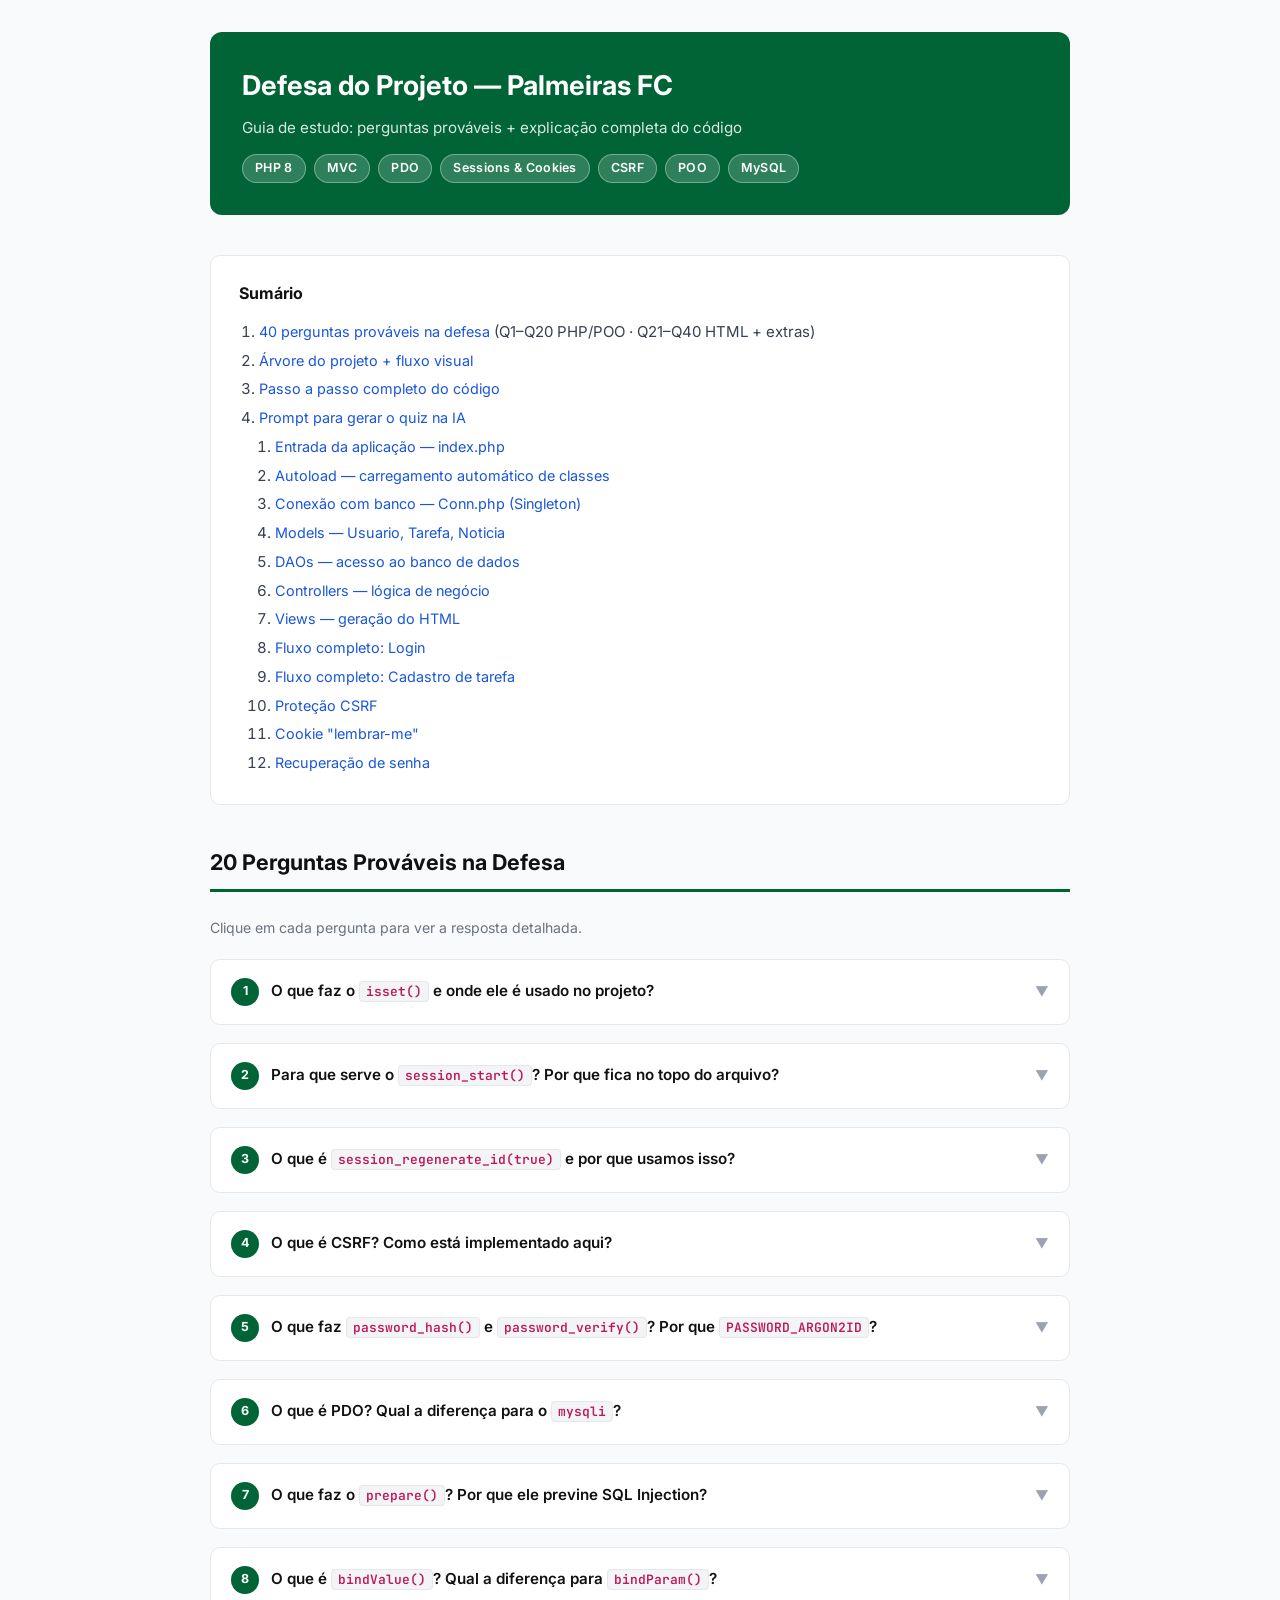
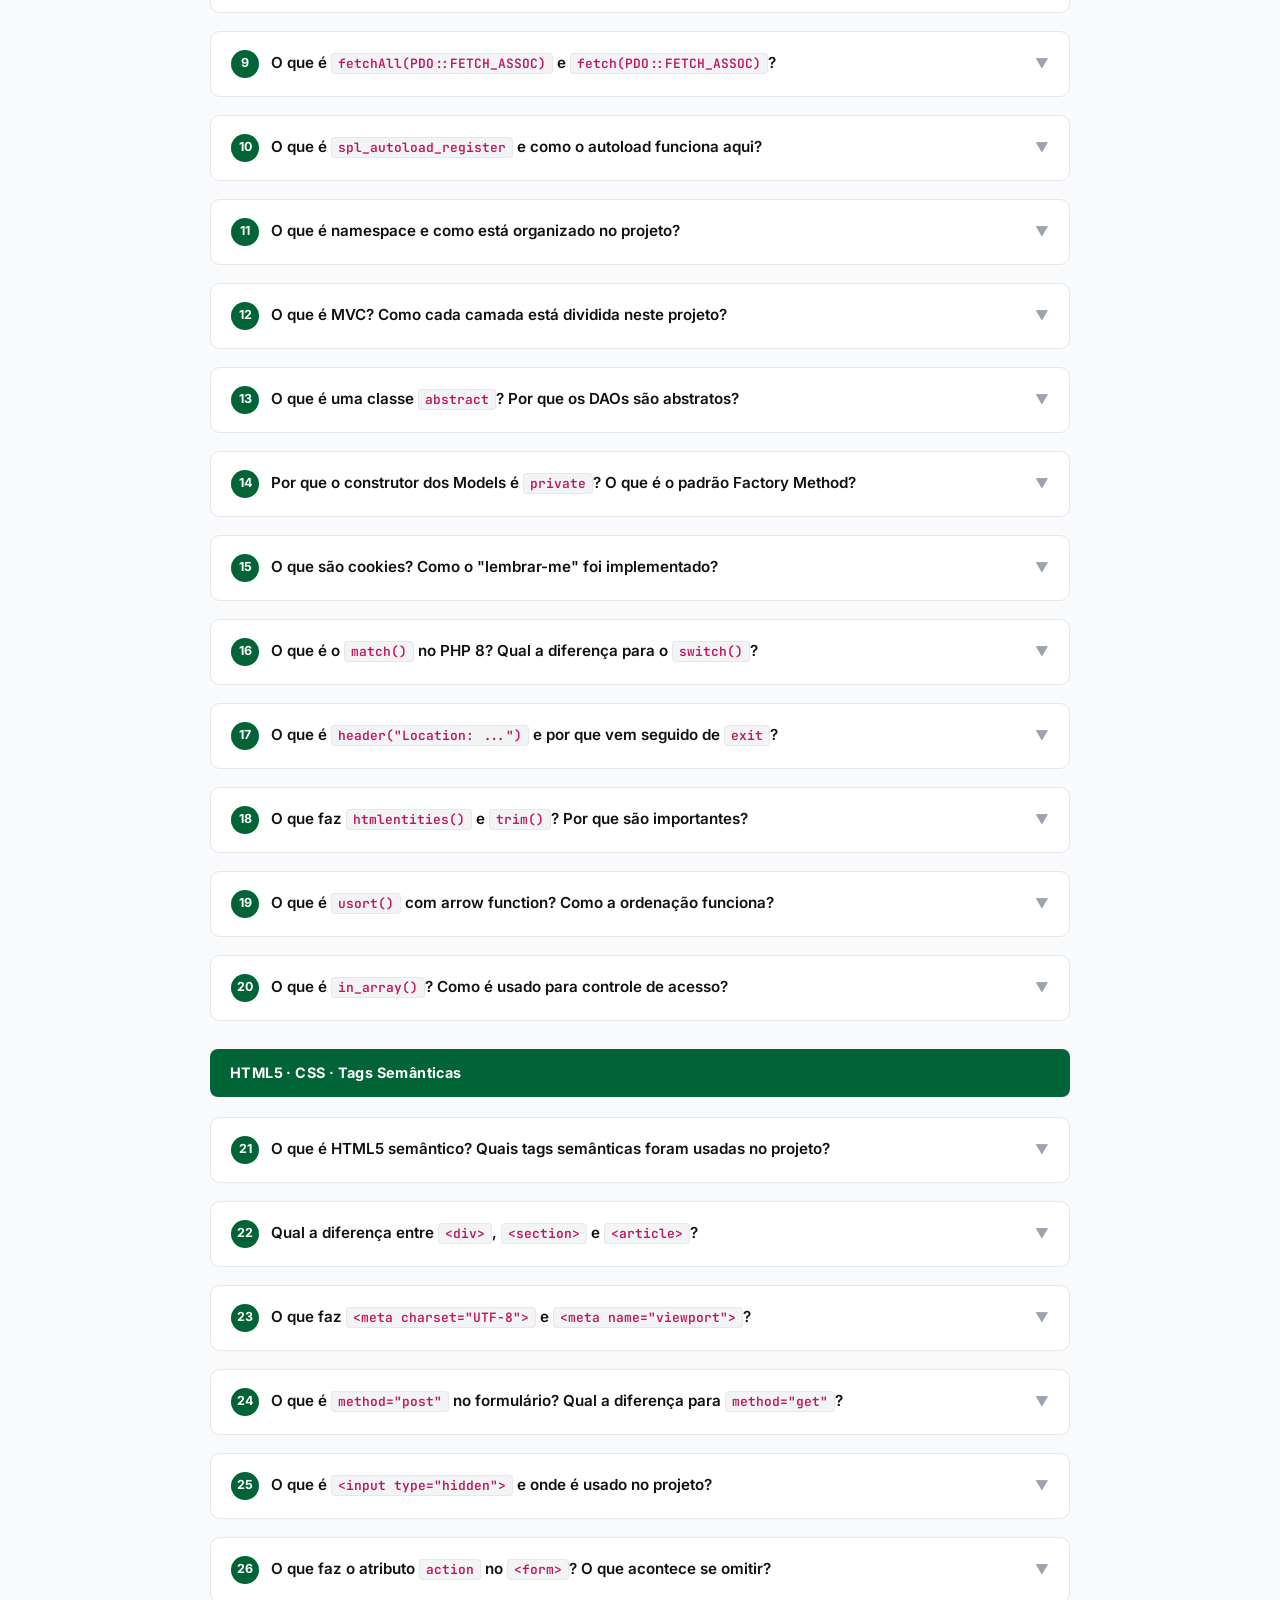
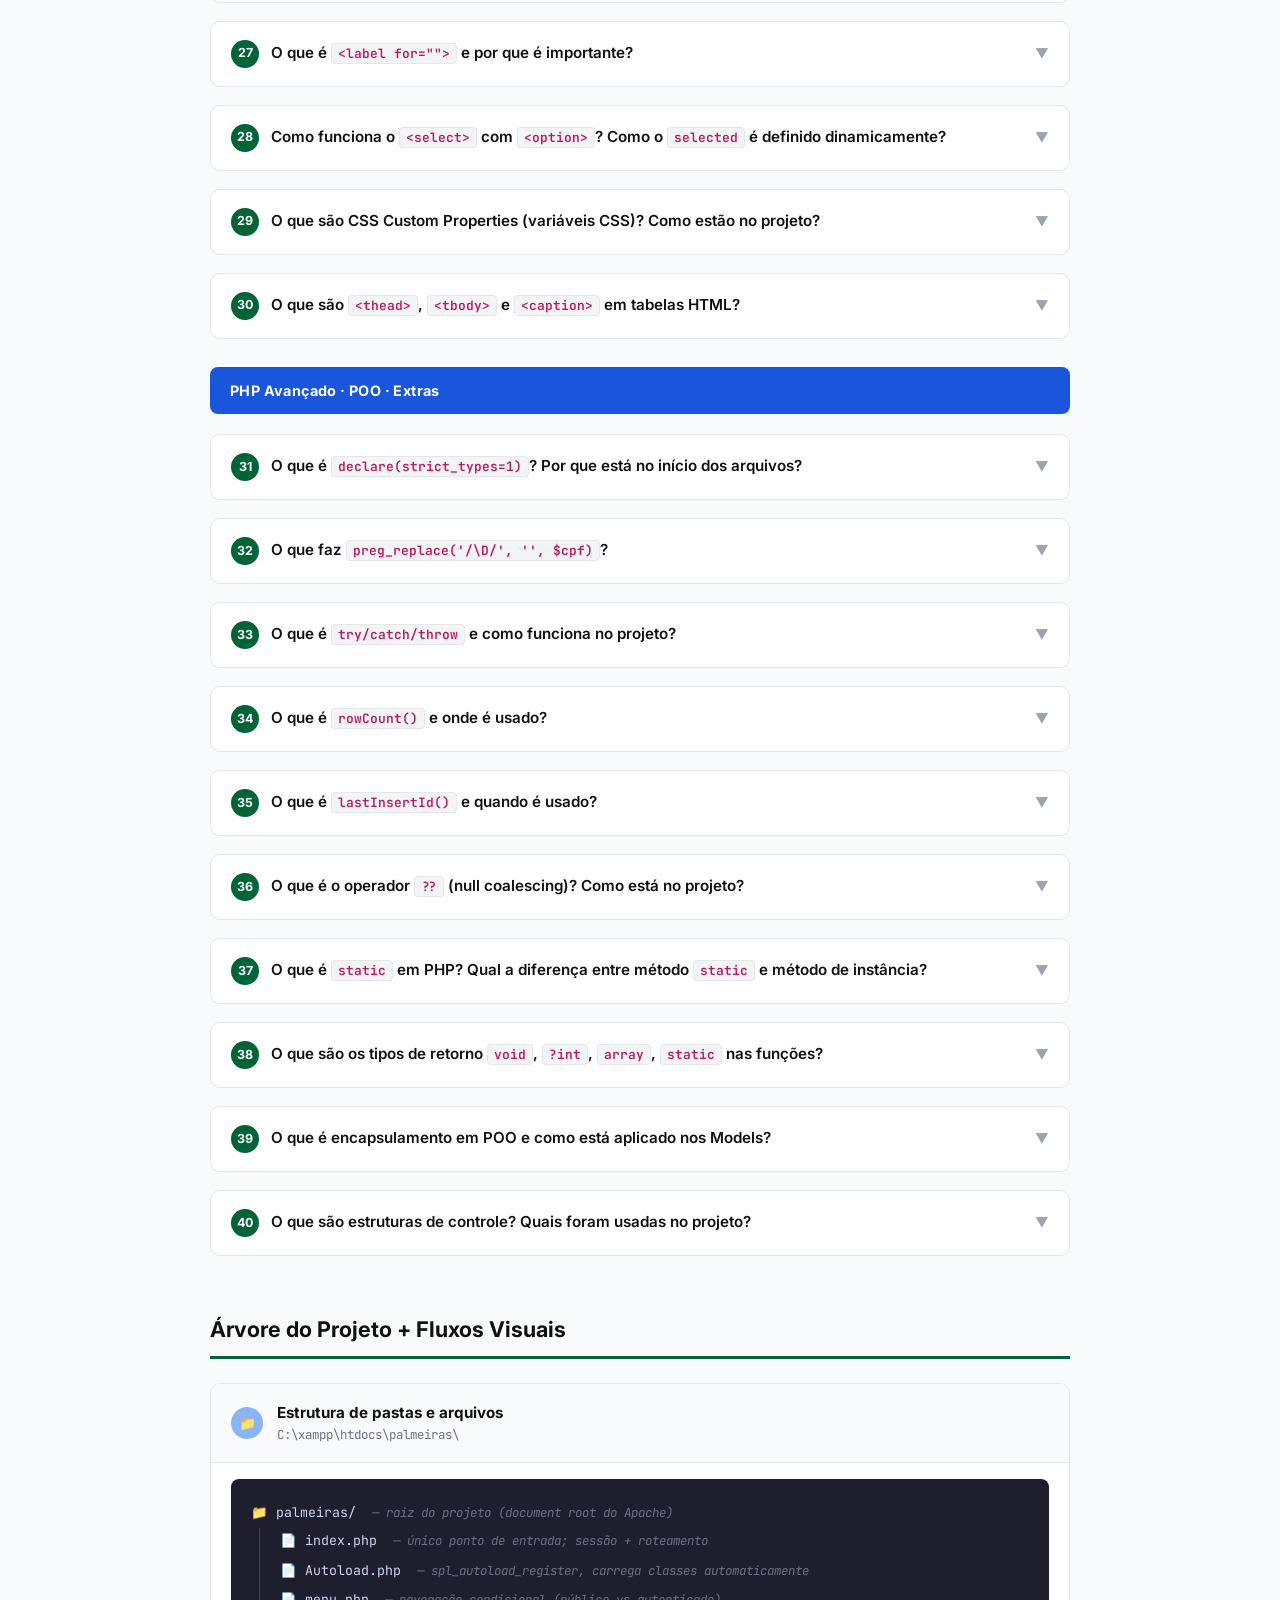
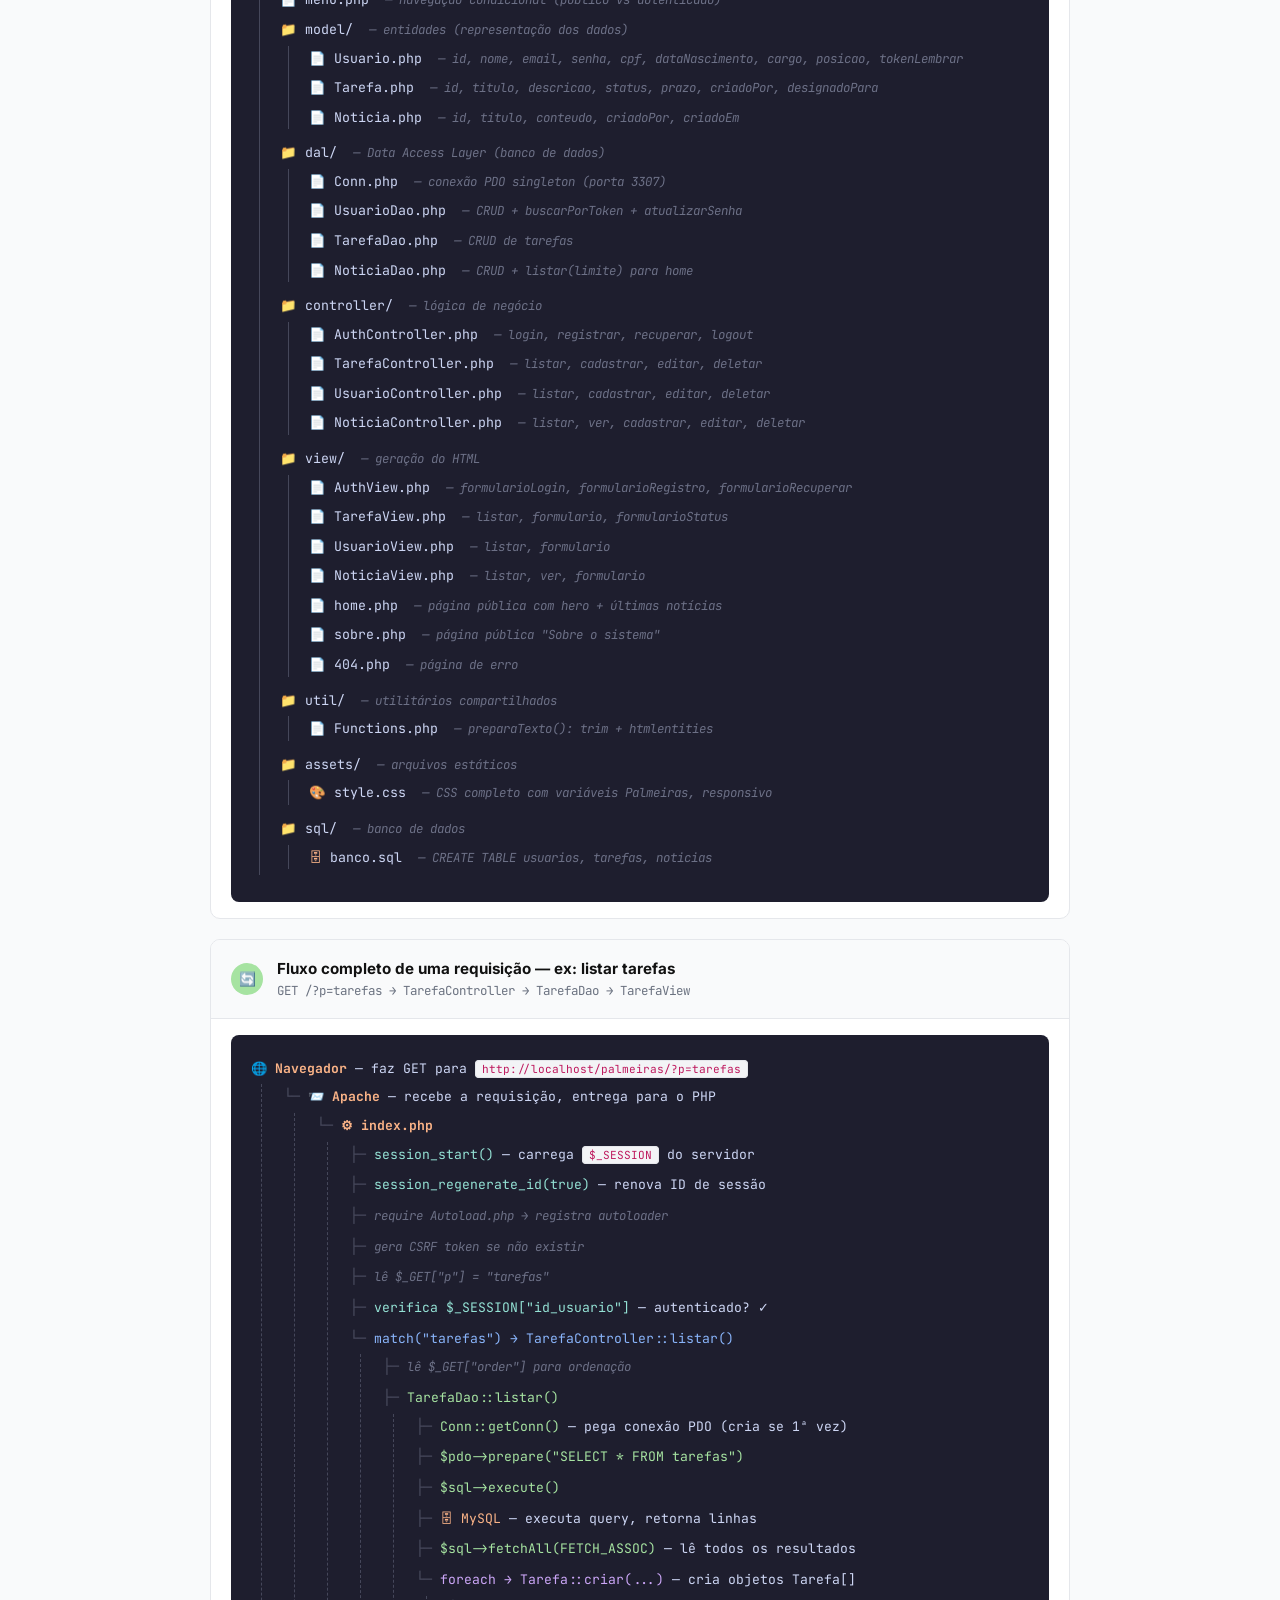
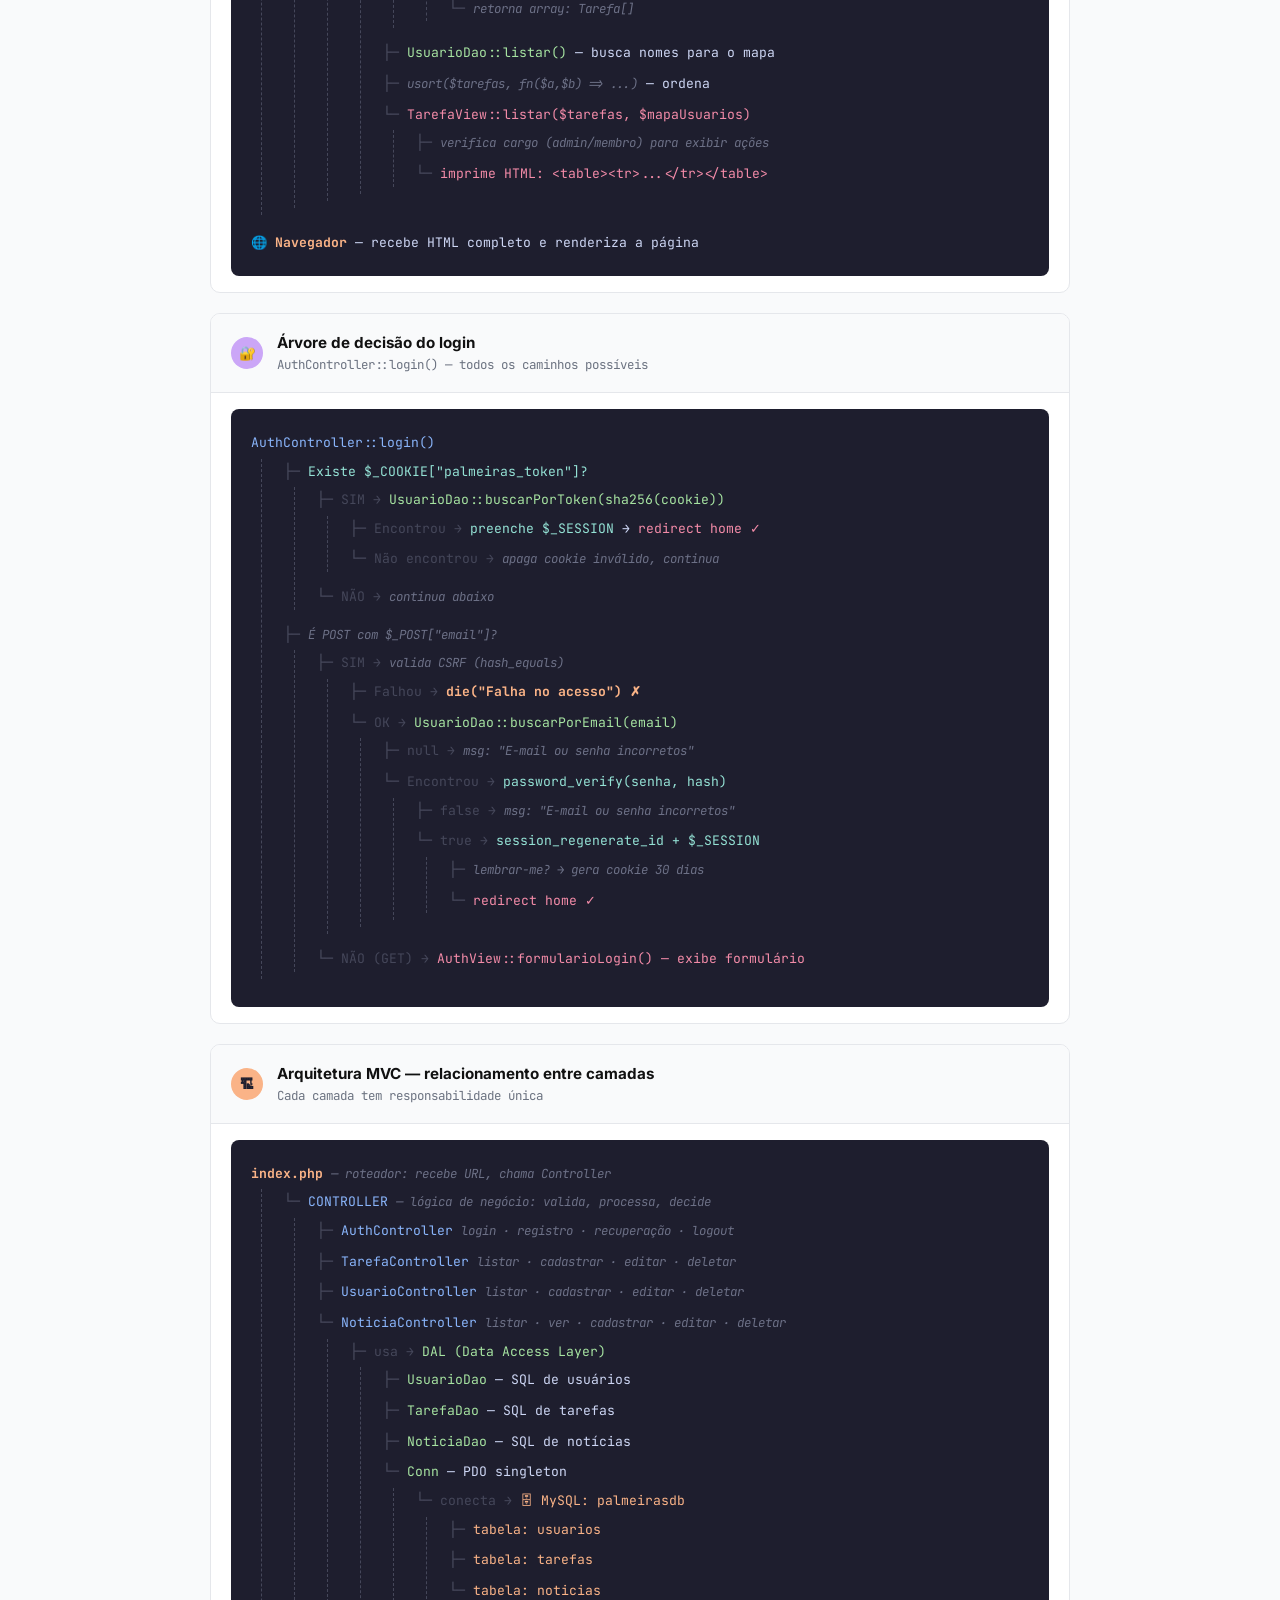
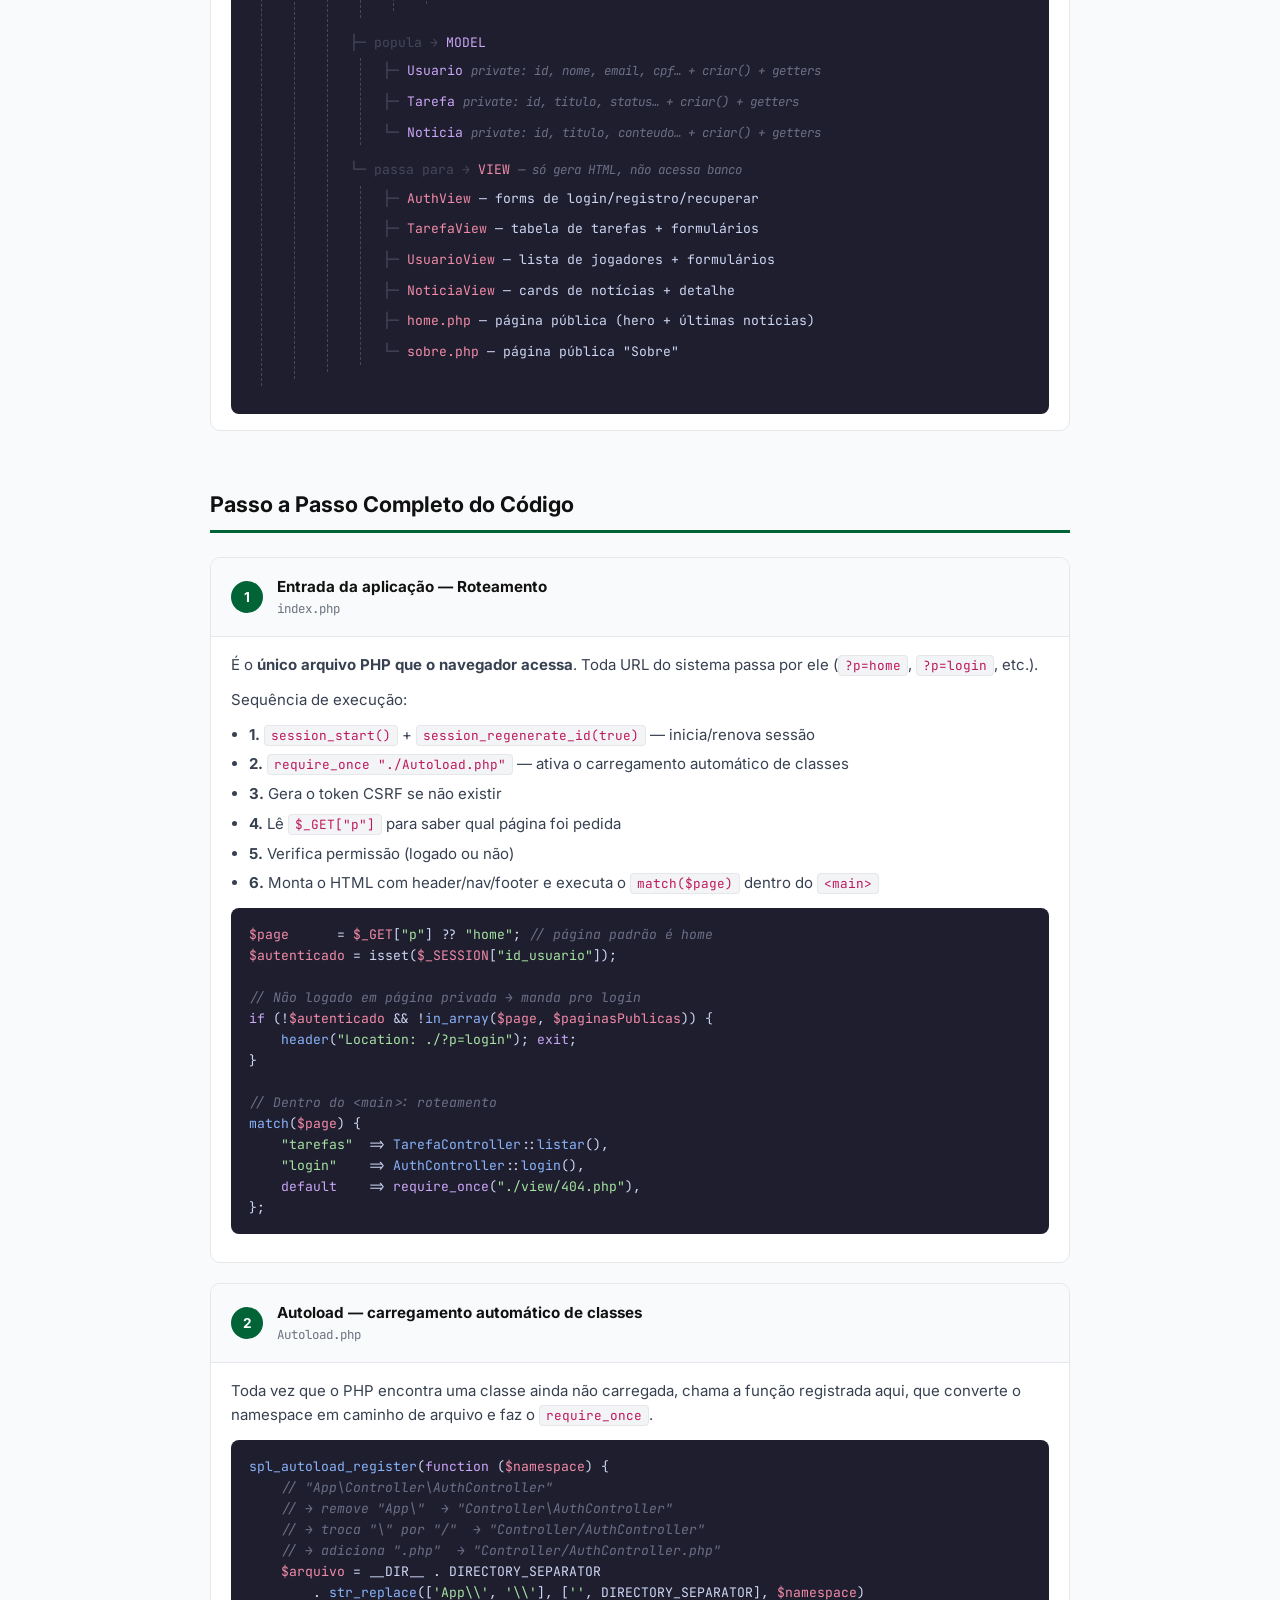
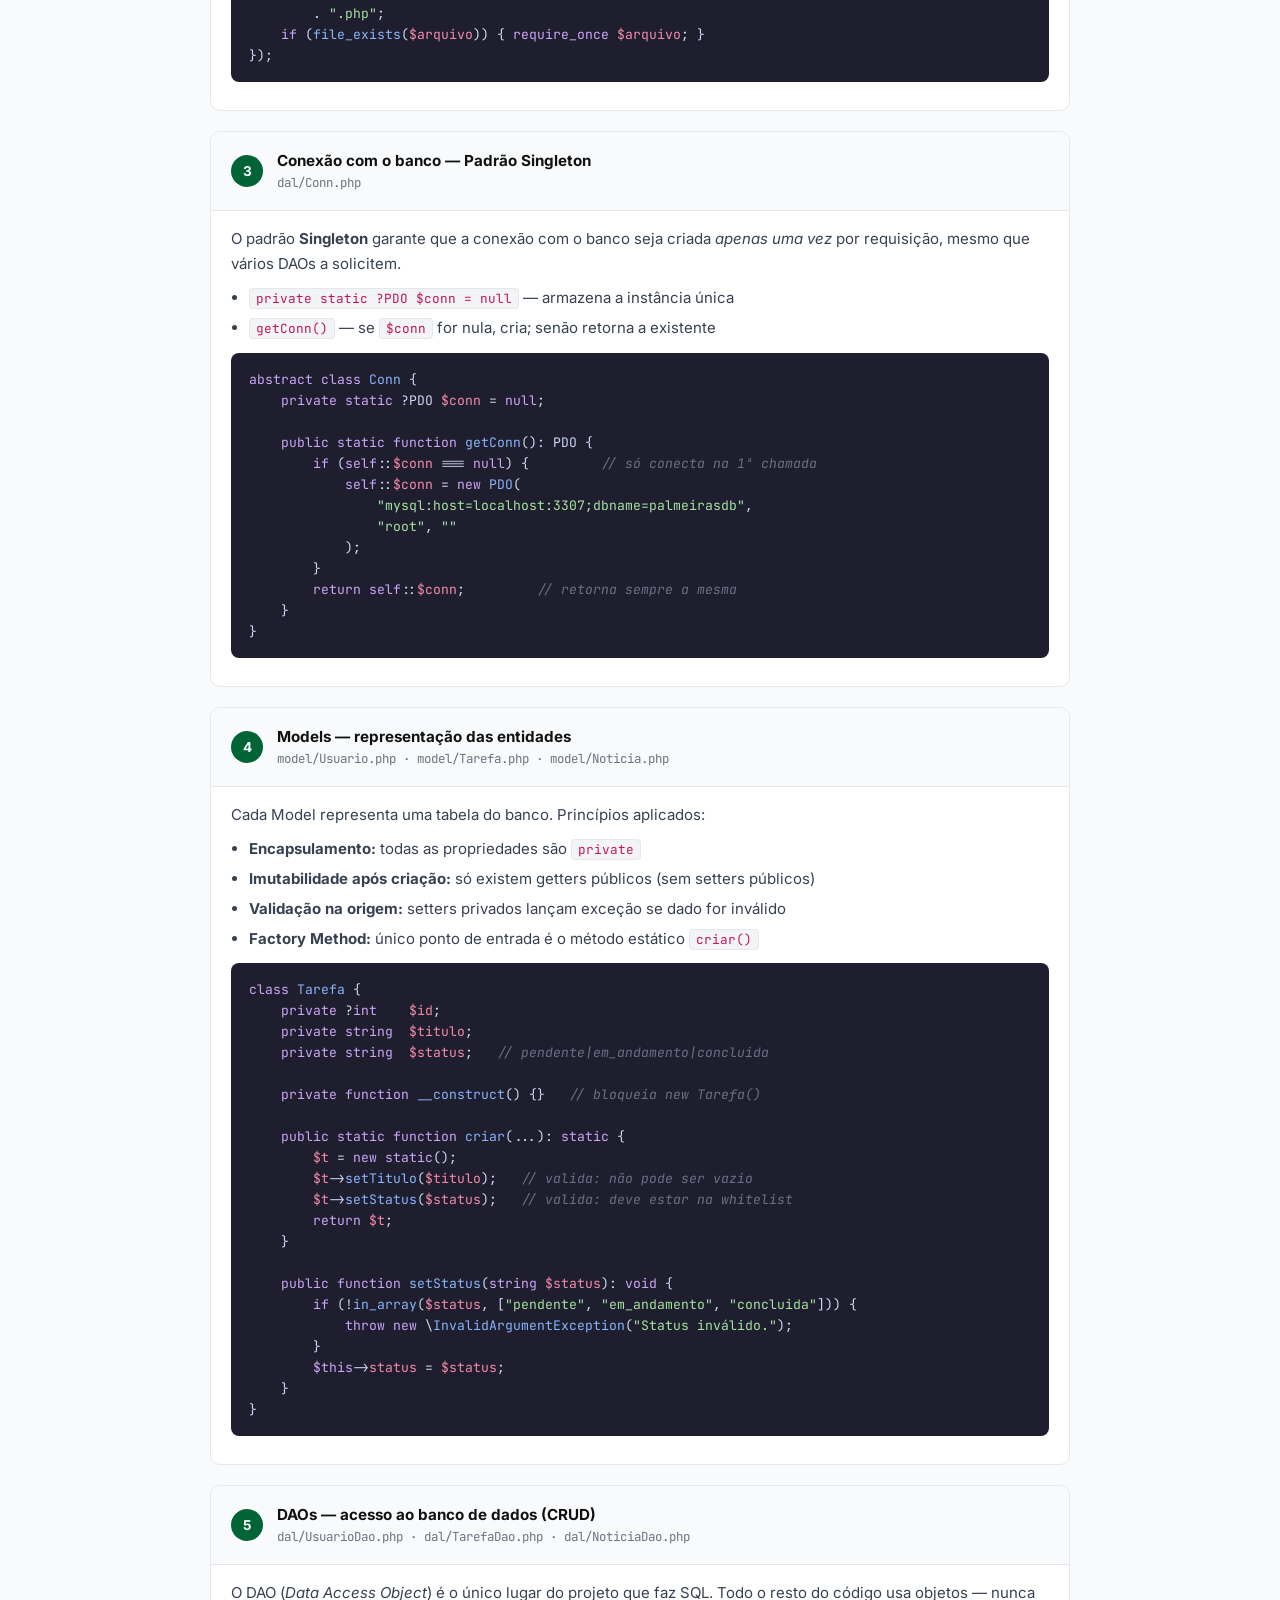
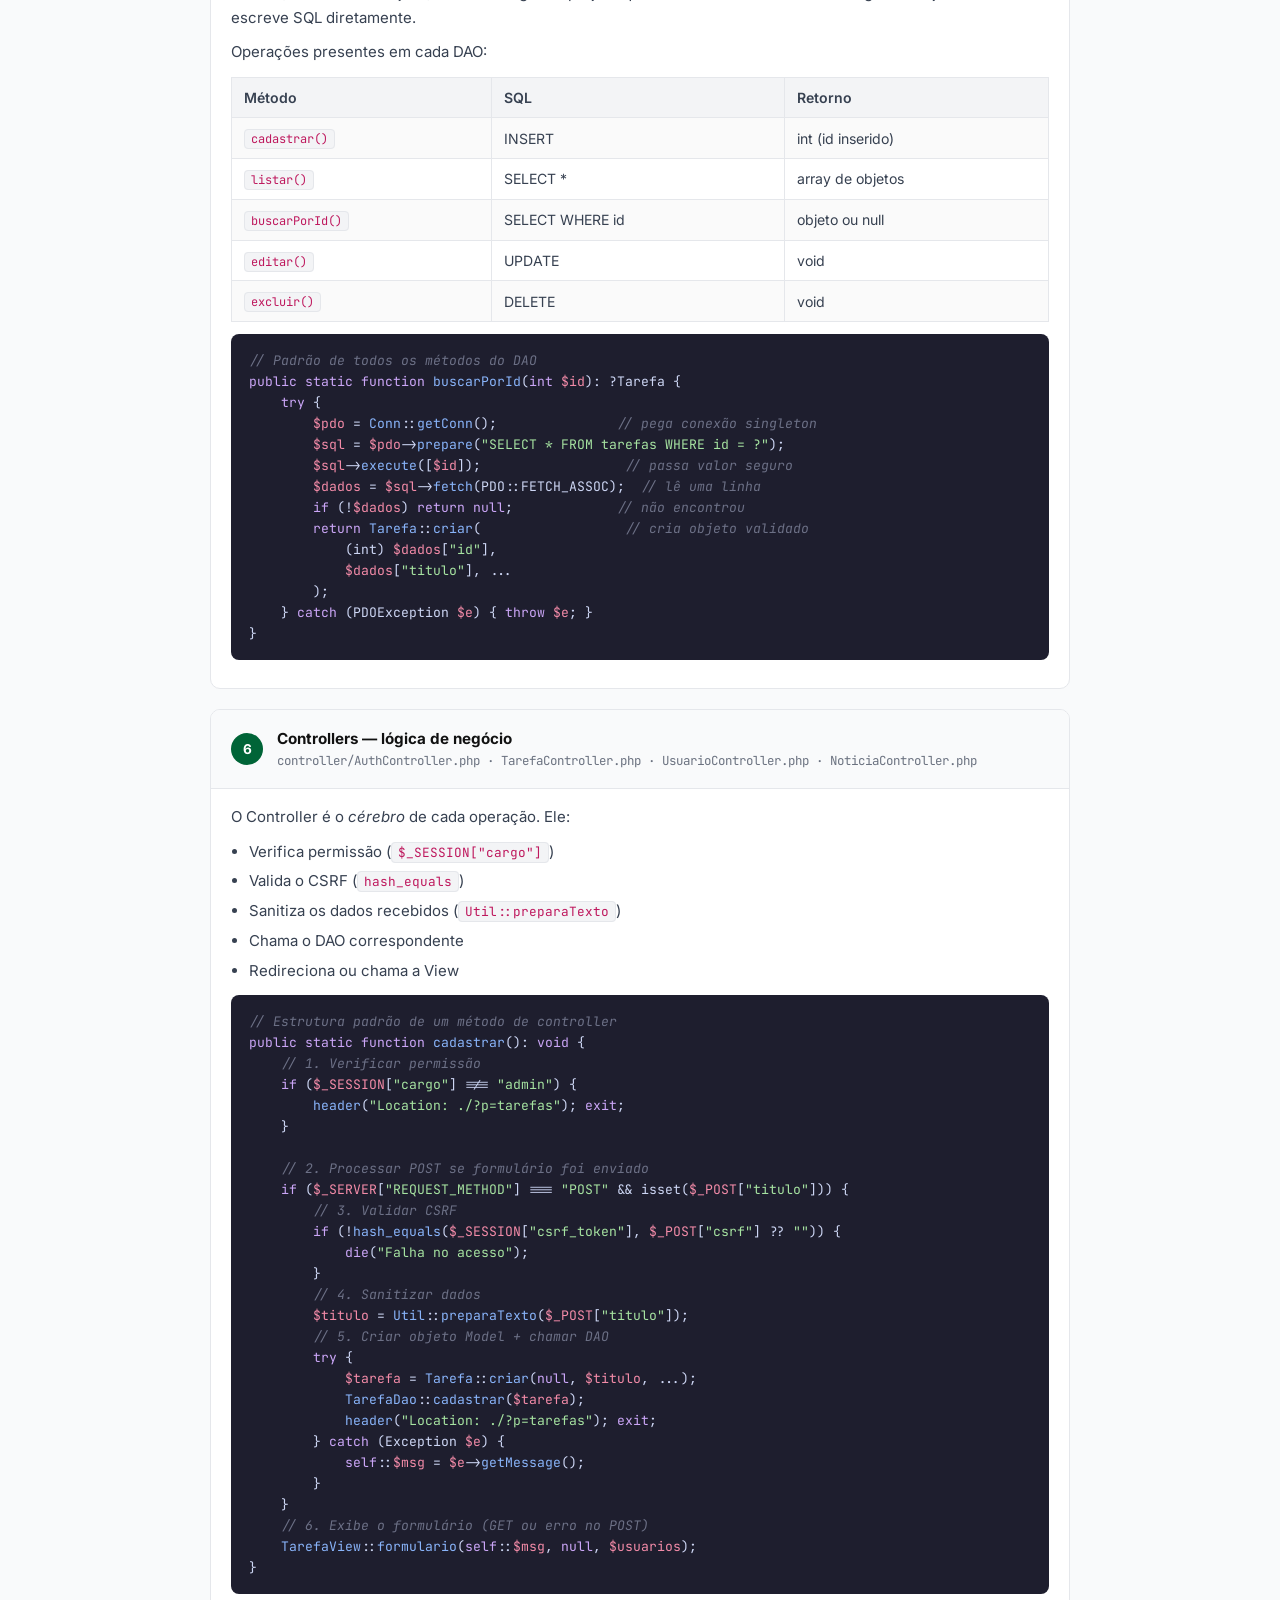
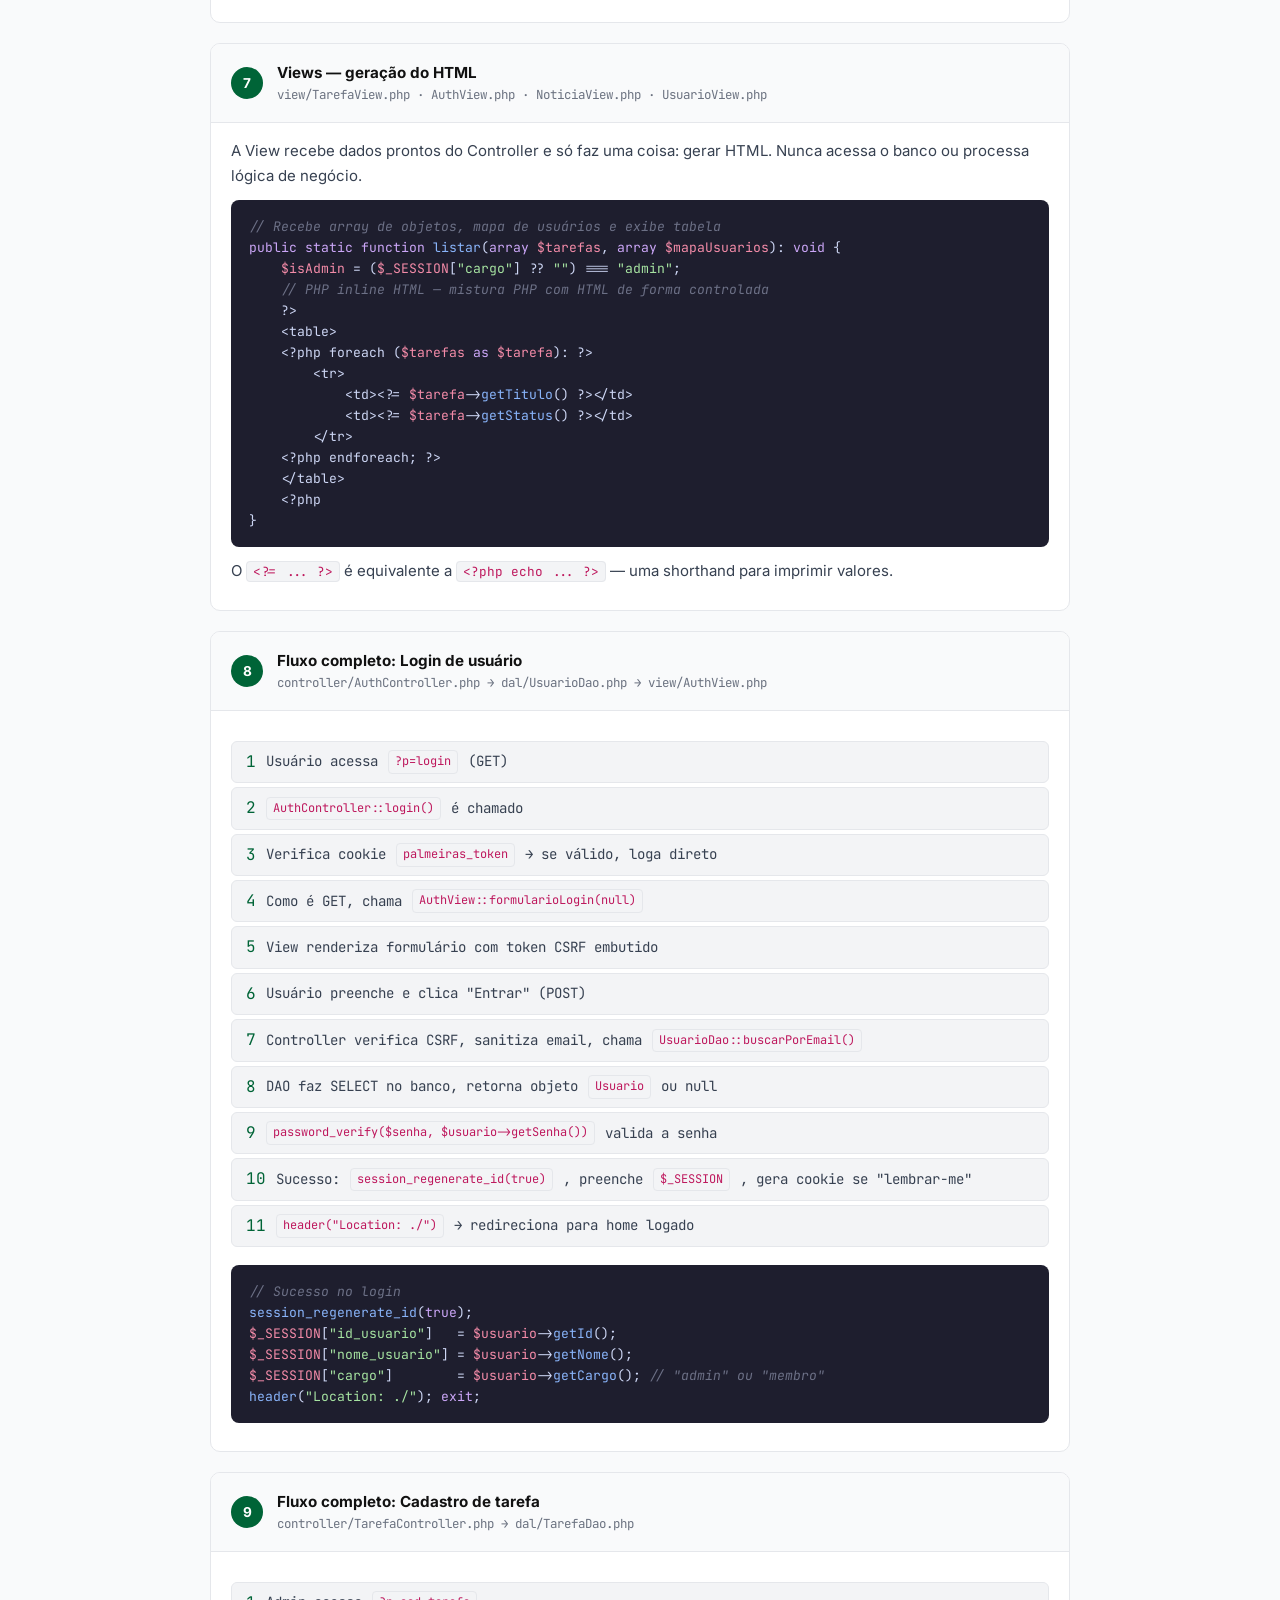
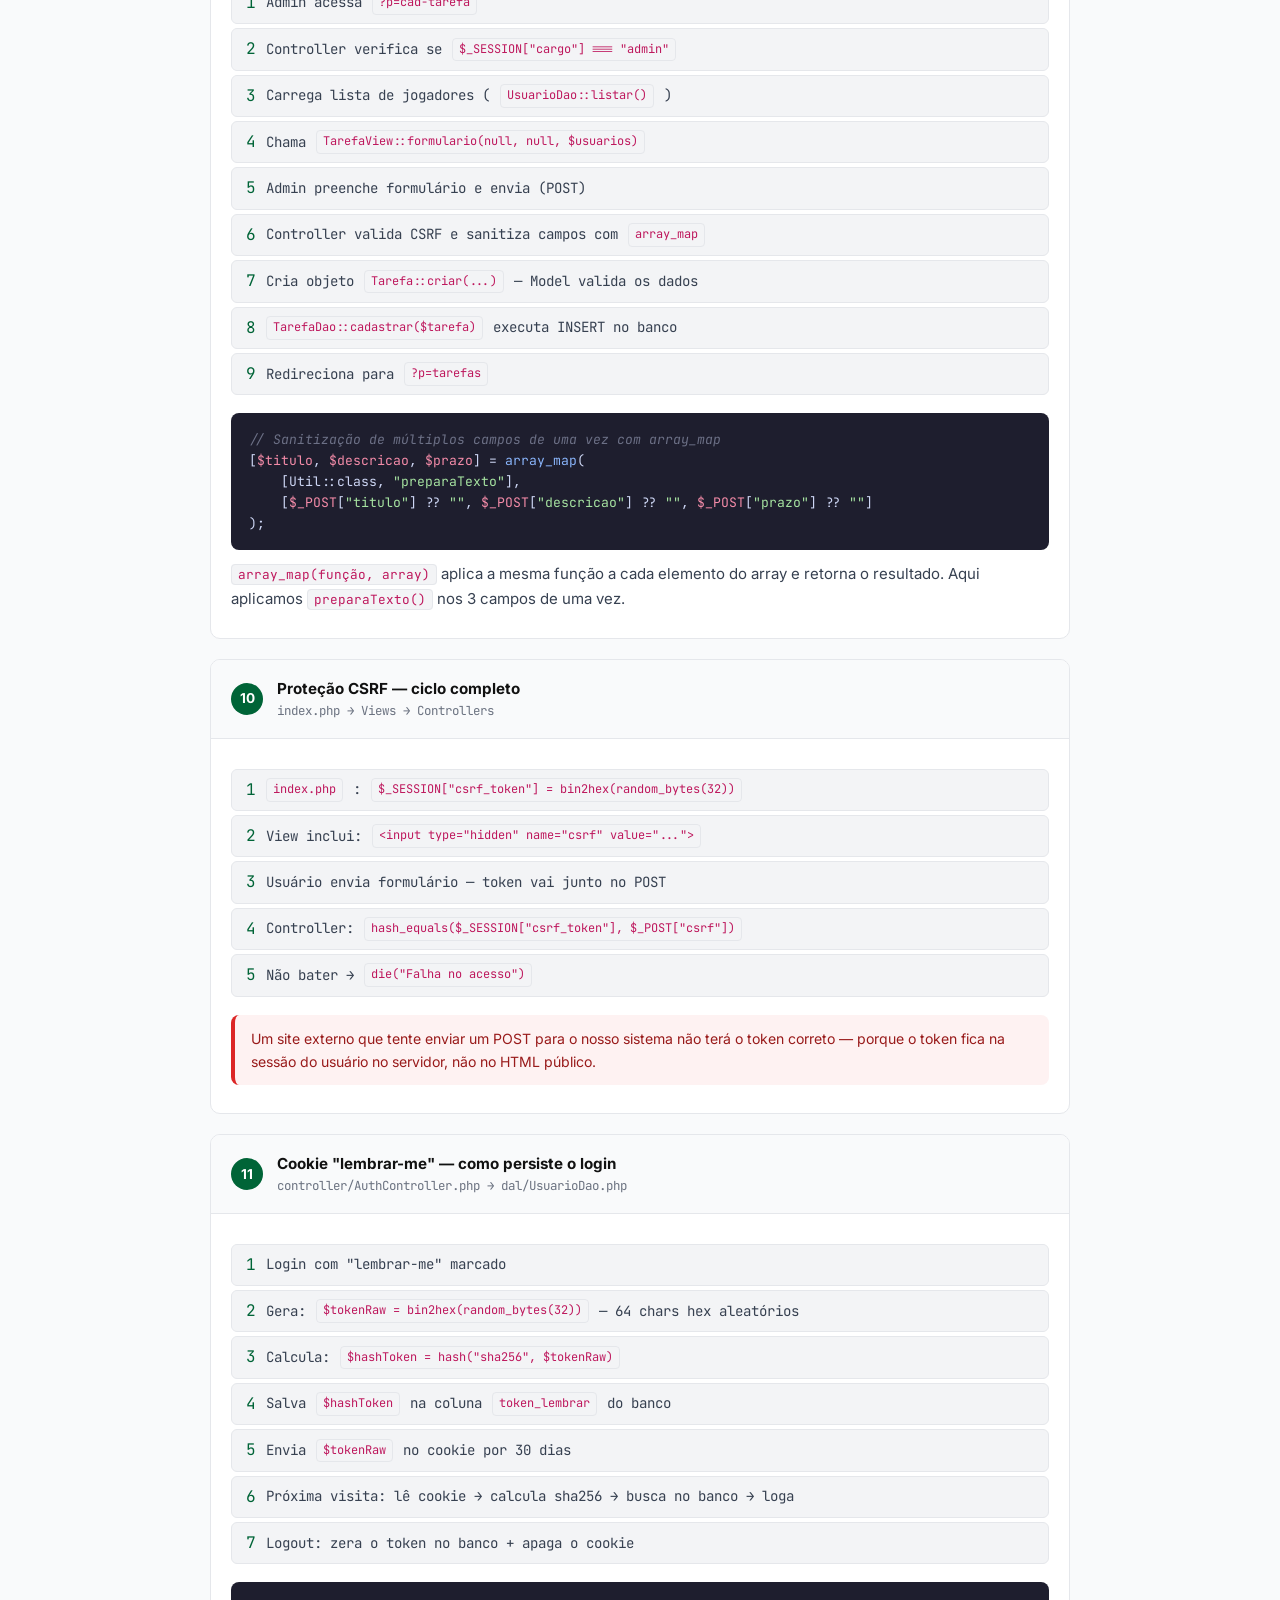
<file: PHP_Exercicios/PalmeirasTask/defesa/defesa.html>
<!DOCTYPE html>
<html lang="pt-br">
<head>
<meta charset="UTF-8">
<meta name="viewport" content="width=device-width, initial-scale=1.0">
<title>Defesa do Projeto — Palmeiras FC</title>
<link rel="preconnect" href="https://fonts.googleapis.com">
<link href="https://fonts.googleapis.com/css2?family=Inter:wght@400;500;600;700&family=JetBrains+Mono:wght@400;500&display=swap" rel="stylesheet">
<style>
  :root {
    --verde:   #006437;
    --verde-l: #e8f5ee;
    --azul:    #1a56db;
    --azul-l:  #eff6ff;
    --amarelo: #92400e;
    --amarelo-l: #fffbeb;
    --vermelho:#991b1b;
    --vermelho-l:#fef2f2;
    --cinza:   #374151;
    --borda:   #e5e7eb;
    --fundo:   #f9fafb;
    --branco:  #ffffff;
    --codigo-fundo: #1e1e2e;
    --codigo-texto: #cdd6f4;
  }
  * { box-sizing: border-box; margin: 0; padding: 0; }
  body {
    font-family: 'Inter', sans-serif;
    background: var(--fundo);
    color: var(--cinza);
    line-height: 1.65;
    font-size: 15px;
  }
  /* ── Layout ── */
  .page { max-width: 900px; margin: 0 auto; padding: 32px 20px 80px; }

  /* ── Cabeçalho ── */
  .titulo-principal {
    background: var(--verde);
    color: #fff;
    border-radius: 12px;
    padding: 32px;
    margin-bottom: 40px;
  }
  .titulo-principal h1 { font-size: 1.7rem; margin-bottom: 6px; }
  .titulo-principal p  { opacity: .85; font-size: .95rem; }
  .chips { display: flex; gap: 8px; flex-wrap: wrap; margin-top: 14px; }
  .chip {
    background: rgba(255,255,255,.18);
    border: 1px solid rgba(255,255,255,.35);
    border-radius: 20px;
    padding: 3px 12px;
    font-size: .78rem;
    font-weight: 600;
    letter-spacing: .3px;
  }

  /* ── Sumário ── */
  .sumario {
    background: var(--branco);
    border: 1px solid var(--borda);
    border-radius: 10px;
    padding: 24px 28px;
    margin-bottom: 40px;
  }
  .sumario h2 { font-size: 1rem; margin-bottom: 14px; color: #111; }
  .sumario ol { padding-left: 20px; }
  .sumario li { margin: 4px 0; }
  .sumario a  { color: var(--azul); text-decoration: none; font-size: .9rem; }
  .sumario a:hover { text-decoration: underline; }

  /* ── Seções ── */
  .secao { margin-bottom: 56px; }
  .secao-titulo {
    font-size: 1.35rem;
    font-weight: 700;
    color: #111;
    border-bottom: 3px solid var(--verde);
    padding-bottom: 8px;
    margin-bottom: 24px;
  }

  /* ── Cards de pergunta ── */
  .pergunta {
    background: var(--branco);
    border: 1px solid var(--borda);
    border-radius: 10px;
    margin-bottom: 18px;
    overflow: hidden;
  }
  .pergunta-num {
    display: inline-flex;
    align-items: center;
    justify-content: center;
    width: 28px; height: 28px;
    background: var(--verde);
    color: #fff;
    border-radius: 50%;
    font-size: .78rem;
    font-weight: 700;
    flex-shrink: 0;
  }
  .pergunta-header {
    display: flex;
    align-items: flex-start;
    gap: 12px;
    padding: 18px 20px;
    cursor: pointer;
    user-select: none;
  }
  .pergunta-header:hover { background: #f3f4f6; }
  .pergunta-q {
    font-weight: 600;
    color: #111;
    font-size: .95rem;
    flex: 1;
  }
  .pergunta-seta {
    font-size: .85rem;
    color: #9ca3af;
    transition: transform .2s;
    margin-top: 2px;
  }
  .pergunta-body {
    display: none;
    padding: 0 20px 20px 60px;
    border-top: 1px solid var(--borda);
  }
  .pergunta-body.aberta { display: block; }
  .pergunta-body p  { margin-bottom: 10px; }
  .pergunta-body ul { padding-left: 18px; margin-bottom: 10px; }
  .pergunta-body li { margin: 4px 0; }
  .pergunta-body strong { color: #111; }

  /* ── Código ── */
  pre {
    background: var(--codigo-fundo);
    color: var(--codigo-texto);
    border-radius: 8px;
    padding: 16px 18px;
    overflow-x: auto;
    margin: 12px 0;
    font-family: 'JetBrains Mono', monospace;
    font-size: .82rem;
    line-height: 1.6;
  }
  code {
    font-family: 'JetBrains Mono', monospace;
    font-size: .85em;
    background: #f3f4f6;
    border: 1px solid #e5e7eb;
    border-radius: 4px;
    padding: 1px 6px;
    color: #be185d;
  }
  pre code {
    background: none;
    border: none;
    color: inherit;
    padding: 0;
    font-size: 1em;
  }
  /* Pseudo syntax highlight */
  .kw  { color: #cba6f7; }   /* keyword */
  .fn  { color: #89b4fa; }   /* function */
  .str { color: #a6e3a1; }   /* string */
  .cmt { color: #6c7086; font-style: italic; } /* comment */
  .num { color: #fab387; }   /* number */
  .var { color: #f38ba8; }   /* variable */

  /* ── Alertas ── */
  .alerta {
    border-radius: 8px;
    padding: 12px 16px;
    margin: 12px 0;
    font-size: .88rem;
    border-left: 4px solid;
  }
  .alerta-verde  { background: var(--verde-l);   border-color: var(--verde);   color: #064e3b; }
  .alerta-azul   { background: var(--azul-l);    border-color: var(--azul);    color: #1e3a8a; }
  .alerta-amarelo{ background: var(--amarelo-l); border-color: #d97706;        color: var(--amarelo); }
  .alerta-vermelho{background: var(--vermelho-l);border-color: #dc2626;        color: var(--vermelho);}

  /* ── Passos ── */
  .passo {
    background: var(--branco);
    border: 1px solid var(--borda);
    border-radius: 10px;
    margin-bottom: 20px;
    overflow: hidden;
  }
  .passo-header {
    display: flex;
    align-items: center;
    gap: 14px;
    padding: 16px 20px;
    background: #f9fafb;
    border-bottom: 1px solid var(--borda);
  }
  .passo-num {
    width: 32px; height: 32px;
    border-radius: 50%;
    background: var(--verde);
    color: #fff;
    font-weight: 700;
    font-size: .85rem;
    display: flex; align-items: center; justify-content: center;
    flex-shrink: 0;
  }
  .passo-titulo { font-weight: 700; color: #111; font-size: .95rem; }
  .passo-arquivo { font-size: .78rem; color: #6b7280; font-family: 'JetBrains Mono', monospace; }
  .passo-corpo { padding: 16px 20px; }
  .passo-corpo p  { margin-bottom: 10px; }
  .passo-corpo ul { padding-left: 18px; margin-bottom: 10px; }
  .passo-corpo li { margin: 5px 0; }

  /* ── Fluxo visual ── */
  .fluxo {
    display: flex;
    flex-direction: column;
    gap: 0;
    margin: 14px 0;
  }
  .fluxo-item {
    display: flex;
    align-items: center;
    gap: 10px;
    font-size: .88rem;
    padding: 7px 14px;
    background: #f3f4f6;
    border: 1px solid var(--borda);
    border-radius: 6px;
    margin-bottom: 4px;
    font-family: 'JetBrains Mono', monospace;
  }
  .fluxo-item .seta { color: var(--verde); font-size: 1rem; }

  /* ── Tabela ── */
  table { width: 100%; border-collapse: collapse; margin: 12px 0; font-size: .88rem; }
  th { background: #f3f4f6; padding: 8px 12px; text-align: left; border: 1px solid var(--borda); font-weight: 600; }
  td { padding: 8px 12px; border: 1px solid var(--borda); }
  tr:nth-child(even) td { background: #fafafa; }

  /* ── Árvore de arquivos ── */
  .tree { font-family: 'JetBrains Mono', monospace; font-size: .83rem; line-height: 1.7; }
  .tree ul { list-style: none; padding: 0; margin: 0; }
  .tree > ul { background: var(--codigo-fundo); color: var(--codigo-texto); border-radius: 8px; padding: 16px 20px; }
  .tree ul ul { padding-left: 20px; border-left: 1px solid #45475a; margin-left: 8px; }
  .tree li { padding: 1px 0; }
  .tree .icon-pasta  { color: #89b4fa; }
  .tree .icon-php    { color: #cba6f7; }
  .tree .icon-css    { color: #a6e3a1; }
  .tree .icon-sql    { color: #fab387; }
  .tree .icon-html   { color: #f38ba8; }
  .tree .desc { color: #6c7086; font-size: .78rem; margin-left: 8px; font-style: italic; }

  /* ── Árvore de fluxo ── */
  .tree-fluxo { font-family: 'JetBrains Mono', monospace; font-size: .82rem; }
  .tree-fluxo ul { list-style: none; padding: 0; margin: 0; }
  .tree-fluxo > ul { background: var(--codigo-fundo); color: var(--codigo-texto); border-radius: 8px; padding: 16px 20px; }
  .tree-fluxo ul ul { padding-left: 22px; border-left: 1px dashed #45475a; margin-left: 10px; margin-top: 2px; }
  .tree-fluxo li { padding: 2px 0; }
  .tree-fluxo .node-req    { color: #fab387; font-weight: 700; }
  .tree-fluxo .node-ctrl   { color: #89b4fa; }
  .tree-fluxo .node-dao    { color: #a6e3a1; }
  .tree-fluxo .node-model  { color: #cba6f7; }
  .tree-fluxo .node-view   { color: #f38ba8; }
  .tree-fluxo .node-db     { color: #fab387; }
  .tree-fluxo .node-ses    { color: #94e2d5; }
  .tree-fluxo .node-note   { color: #6c7086; font-style: italic; font-size: .78rem; }
  .tree-fluxo .conector    { color: #45475a; }

  /* ── Rodapé ── */
  footer { text-align: center; font-size: .8rem; color: #9ca3af; padding: 32px 0 0; }
</style>
</head>
<body>
<div class="page">

  <!-- CABEÇALHO -->
  <div class="titulo-principal">
    <h1>Defesa do Projeto — Palmeiras FC</h1>
    <p>Guia de estudo: perguntas prováveis + explicação completa do código</p>
    <div class="chips">
      <span class="chip">PHP 8</span>
      <span class="chip">MVC</span>
      <span class="chip">PDO</span>
      <span class="chip">Sessions &amp; Cookies</span>
      <span class="chip">CSRF</span>
      <span class="chip">POO</span>
      <span class="chip">MySQL</span>
    </div>
  </div>

  <!-- SUMÁRIO -->
  <div class="sumario">
    <h2>Sumário</h2>
    <ol>
      <li><a href="#perguntas">40 perguntas prováveis na defesa</a> (Q1–Q20 PHP/POO · Q21–Q40 HTML + extras)</li>
      <li><a href="#arvores">Árvore do projeto + fluxo visual</a></li>
      <li><a href="#passo-a-passo">Passo a passo completo do código</a>
      <li><a href="#quiz-prompt">Prompt para gerar o quiz na IA</a></li>
        <ol style="padding-left:16px;margin-top:4px">
          <li><a href="#p1">Entrada da aplicação — index.php</a></li>
          <li><a href="#p2">Autoload — carregamento automático de classes</a></li>
          <li><a href="#p3">Conexão com banco — Conn.php (Singleton)</a></li>
          <li><a href="#p4">Models — Usuario, Tarefa, Noticia</a></li>
          <li><a href="#p5">DAOs — acesso ao banco de dados</a></li>
          <li><a href="#p6">Controllers — lógica de negócio</a></li>
          <li><a href="#p7">Views — geração do HTML</a></li>
          <li><a href="#p8">Fluxo completo: Login</a></li>
          <li><a href="#p9">Fluxo completo: Cadastro de tarefa</a></li>
          <li><a href="#p10">Proteção CSRF</a></li>
          <li><a href="#p11">Cookie "lembrar-me"</a></li>
          <li><a href="#p12">Recuperação de senha</a></li>
        </ol>
      </li>
    </ol>
  </div>

  <!-- SEÇÃO 1 — PERGUNTAS -->
  <section class="secao" id="perguntas">
    <h2 class="secao-titulo">20 Perguntas Prováveis na Defesa</h2>
    <p style="margin-bottom:20px;color:#6b7280;font-size:.88rem">Clique em cada pergunta para ver a resposta detalhada.</p>

    <!-- Q1 -->
    <div class="pergunta">
      <div class="pergunta-header" onclick="toggle(this)">
        <span class="pergunta-num">1</span>
        <span class="pergunta-q">O que faz o <code>isset()</code> e onde ele é usado no projeto?</span>
        <span class="pergunta-seta">▼</span>
      </div>
      <div class="pergunta-body">
        <p><strong>isset()</strong> verifica se uma variável existe e se seu valor não é <code>null</code>. Retorna <code>true</code> se existir e não for nula, <code>false</code> caso contrário.</p>
        <p>No projeto é usado em três situações principais:</p>
        <ul>
          <li>Verificar se o usuário está logado: <code>isset($_SESSION["id_usuario"])</code></li>
          <li>Verificar se chegou dados de formulário: <code>isset($_POST["email"])</code></li>
          <li>Verificar se existe cookie salvo: <code>isset($_COOKIE["palmeiras_token"])</code></li>
        </ul>
        <pre><code><span class="cmt">// Se o usuário está logado:</span>
<span class="kw">if</span> (isset(<span class="var">$_SESSION</span>[<span class="str">"id_usuario"</span>])) {
    <span class="cmt">// usuário autenticado</span>
}

<span class="cmt">// Se o formulário foi enviado:</span>
<span class="kw">if</span> (<span class="var">$_SERVER</span>[<span class="str">"REQUEST_METHOD"</span>] === <span class="str">"POST"</span> &amp;&amp; isset(<span class="var">$_POST</span>[<span class="str">"email"</span>])) {
    <span class="cmt">// processa login</span>
}</code></pre>
        <div class="alerta alerta-amarelo">Diferença de <code>isset()</code> para <code>empty()</code>: <code>isset("") = true</code> (existe mas é vazia), <code>empty("") = true</code> (é vazia). No projeto usamos <code>isset()</code> para checar existência.</div>
      </div>
    </div>

    <!-- Q2 -->
    <div class="pergunta">
      <div class="pergunta-header" onclick="toggle(this)">
        <span class="pergunta-num">2</span>
        <span class="pergunta-q">Para que serve o <code>session_start()</code>? Por que fica no topo do arquivo?</span>
        <span class="pergunta-seta">▼</span>
      </div>
      <div class="pergunta-body">
        <p><strong>session_start()</strong> inicializa ou retoma a sessão PHP. Ele faz duas coisas:</p>
        <ul>
          <li>Lê o cookie <code>PHPSESSID</code> enviado pelo navegador</li>
          <li>Carrega na variável <code>$_SESSION</code> os dados salvos no servidor para aquela sessão</li>
        </ul>
        <p>Precisa ficar <strong>antes de qualquer saída HTML</strong> porque ele envia um cabeçalho HTTP (<code>Set-Cookie: PHPSESSID=...</code>). Cabeçalhos só podem ser enviados antes do corpo da resposta. Se vier depois de um <code>echo</code> ou de qualquer espaço em branco, o PHP lança o erro <em>"headers already sent"</em>.</p>
        <pre><code><span class="cmt">// index.php — PRIMEIRO bloco do arquivo</span>
<span class="var">&lt;?php</span>
<span class="kw">declare</span>(strict_types=<span class="num">1</span>);
<span class="fn">session_start</span>();       <span class="cmt">// ← aqui, antes de tudo</span>
<span class="fn">session_regenerate_id</span>(<span class="kw">true</span>);</code></pre>
      </div>
    </div>

    <!-- Q3 -->
    <div class="pergunta">
      <div class="pergunta-header" onclick="toggle(this)">
        <span class="pergunta-num">3</span>
        <span class="pergunta-q">O que é <code>session_regenerate_id(true)</code> e por que usamos isso?</span>
        <span class="pergunta-seta">▼</span>
      </div>
      <div class="pergunta-body">
        <p>Cria um novo ID de sessão e descarta o antigo. O parâmetro <code>true</code> apaga o arquivo de sessão antigo no servidor.</p>
        <p><strong>Por que é necessário?</strong> Para prevenir o ataque chamado <em>Session Fixation</em>: quando um atacante descobre o ID de sessão de um usuário antes do login e depois usa esse mesmo ID para se passar por ele depois que ele loga. Regenerando o ID no login, o ID antigo que o atacante conhecia para de funcionar.</p>
        <pre><code><span class="cmt">// Usado no login bem-sucedido</span>
<span class="fn">session_regenerate_id</span>(<span class="kw">true</span>);
<span class="var">$_SESSION</span>[<span class="str">"id_usuario"</span>]   = <span class="var">$usuario</span>-><span class="fn">getId</span>();
<span class="var">$_SESSION</span>[<span class="str">"nome_usuario"</span>] = <span class="var">$usuario</span>-><span class="fn">getNome</span>();
<span class="var">$_SESSION</span>[<span class="str">"cargo"</span>]        = <span class="var">$usuario</span>-><span class="fn">getCargo</span>();</code></pre>
      </div>
    </div>

    <!-- Q4 -->
    <div class="pergunta">
      <div class="pergunta-header" onclick="toggle(this)">
        <span class="pergunta-num">4</span>
        <span class="pergunta-q">O que é CSRF? Como está implementado aqui?</span>
        <span class="pergunta-seta">▼</span>
      </div>
      <div class="pergunta-body">
        <p><strong>CSRF (Cross-Site Request Forgery)</strong> é um ataque onde um site malicioso força o navegador da vítima a fazer uma requisição ao seu sistema sem que ela saiba. Por exemplo: a vítima está logada no sistema e abre um link armadilha que envia um formulário POST para deletar dados.</p>
        <p><strong>Defesa com token CSRF:</strong></p>
        <ul>
          <li>Na primeira requisição, gera-se um token aleatório e o salva na sessão</li>
          <li>Todo formulário inclui esse token em um campo oculto</li>
          <li>Ao receber o POST, o servidor compara o token do formulário com o da sessão</li>
          <li>Se não bater, rejeita a requisição</li>
        </ul>
        <pre><code><span class="cmt">// 1. Gera o token (index.php)</span>
<span class="kw">if</span> (!isset(<span class="var">$_SESSION</span>[<span class="str">"csrf_token"</span>])) {
    <span class="var">$_SESSION</span>[<span class="str">"csrf_token"</span>] = <span class="fn">bin2hex</span>(<span class="fn">random_bytes</span>(<span class="num">32</span>));
}

<span class="cmt">// 2. Coloca no formulário (View)</span>
&lt;input type="hidden" name="csrf" value="&lt;?= $_SESSION['csrf_token'] ?&gt;"&gt;

<span class="cmt">// 3. Valida no Controller</span>
<span class="var">$token</span> = <span class="var">$_POST</span>[<span class="str">"csrf"</span>] ?? <span class="str">""</span>;
<span class="kw">if</span> (!<span class="fn">hash_equals</span>(<span class="var">$_SESSION</span>[<span class="str">"csrf_token"</span>], <span class="var">$token</span>)) {
    <span class="kw">die</span>(<span class="str">"Falha no acesso"</span>);
}</code></pre>
        <p><strong>Por que <code>hash_equals()</code> e não <code>===</code>?</strong> O operador <code>===</code> para de comparar ao encontrar o primeiro caractere diferente (<em>timing attack</em>). <code>hash_equals()</code> sempre compara o tempo inteiro, impedindo que um atacante descubra o token letra por letra medindo o tempo de resposta.</p>
      </div>
    </div>

    <!-- Q5 -->
    <div class="pergunta">
      <div class="pergunta-header" onclick="toggle(this)">
        <span class="pergunta-num">5</span>
        <span class="pergunta-q">O que faz <code>password_hash()</code> e <code>password_verify()</code>? Por que <code>PASSWORD_ARGON2ID</code>?</span>
        <span class="pergunta-seta">▼</span>
      </div>
      <div class="pergunta-body">
        <p><strong>password_hash()</strong> transforma a senha em um hash criptográfico. Nunca salvamos a senha pura no banco — se o banco vazar, o atacante só tem o hash.</p>
        <p><strong>password_verify()</strong> compara uma senha digitada com o hash salvo. Não é possível "descriptografar" o hash — ele recalcula e compara.</p>
        <pre><code><span class="cmt">// Cadastro: guarda o hash no banco</span>
<span class="var">$senhaHash</span> = <span class="fn">password_hash</span>(<span class="var">$senha</span>, PASSWORD_ARGON2ID);
<span class="cmt">// Resultado: "$argon2id$v=19$m=65536,t=4,p=1$..."</span>

<span class="cmt">// Login: compara senha digitada com hash do banco</span>
<span class="kw">if</span> (<span class="fn">password_verify</span>(<span class="var">$senhaDigitada</span>, <span class="var">$usuario</span>-><span class="fn">getSenha</span>())) {
    <span class="cmt">// senha correta</span>
}</code></pre>
        <p><strong>Por que ARGON2ID?</strong> É o algoritmo mais moderno e seguro disponível no PHP 8. É resistente a ataques por GPU e por hardware especializado (ASIC). O bcrypt (padrão antigo) é mais vulnerável a esses ataques.</p>
      </div>
    </div>

    <!-- Q6 -->
    <div class="pergunta">
      <div class="pergunta-header" onclick="toggle(this)">
        <span class="pergunta-num">6</span>
        <span class="pergunta-q">O que é PDO? Qual a diferença para o <code>mysqli</code>?</span>
        <span class="pergunta-seta">▼</span>
      </div>
      <div class="pergunta-body">
        <p><strong>PDO (PHP Data Objects)</strong> é uma camada de abstração de banco de dados. Fornece uma interface única independente do banco.</p>
        <table>
          <tr><th>PDO</th><th>mysqli</th></tr>
          <tr><td>Suporta MySQL, PostgreSQL, SQLite, etc.</td><td>Só MySQL</td></tr>
          <tr><td>Orientado a objetos por padrão</td><td>Mistura procedural e OO</td></tr>
          <tr><td>Prepared statements mais limpos</td><td>Sintaxe mais verbosa</td></tr>
          <tr><td>Lança exceções (PDOException)</td><td>Retorna false/errors</td></tr>
        </table>
        <pre><code><span class="cmt">// Conexão PDO — Conn.php</span>
<span class="kw">new</span> <span class="fn">PDO</span>(
    <span class="str">"mysql:host=localhost:3307;dbname=palmeirasdb"</span>,
    <span class="str">"root"</span>,
    <span class="str">""</span>
);</code></pre>
      </div>
    </div>

    <!-- Q7 -->
    <div class="pergunta">
      <div class="pergunta-header" onclick="toggle(this)">
        <span class="pergunta-num">7</span>
        <span class="pergunta-q">O que faz o <code>prepare()</code>? Por que ele previne SQL Injection?</span>
        <span class="pergunta-seta">▼</span>
      </div>
      <div class="pergunta-body">
        <p><strong>SQL Injection</strong> é quando um usuário malicioso coloca comandos SQL dentro de um campo do formulário para manipular o banco. Exemplo: digitar <code>' OR '1'='1</code> no campo de senha para logar sem senha.</p>
        <p><strong>prepare()</strong> envia a estrutura da query para o banco <em>antes</em> dos dados. O banco já sabe o que é SQL e o que são dados — nunca confunde os dois.</p>
        <pre><code><span class="cmt">// ERRADO — vulnerável a SQL Injection</span>
<span class="var">$sql</span> = <span class="str">"SELECT * FROM usuarios WHERE email = '</span><span class="var">$email</span><span class="str">'"</span>;

<span class="cmt">// CERTO — usando prepare() + bindValue()</span>
<span class="var">$sql</span> = <span class="var">$pdo</span>-><span class="fn">prepare</span>(<span class="str">"SELECT * FROM usuarios WHERE email = ?"</span>);
<span class="var">$sql</span>-><span class="fn">execute</span>([<span class="var">$email</span>]);
<span class="cmt">// O banco trata $email como DADO puro, nunca como SQL</span></code></pre>
        <p>Os <code>?</code> ou <code>:nome</code> são chamados de <em>placeholders</em> — espaços reservados onde os dados serão inseridos com segurança.</p>
      </div>
    </div>

    <!-- Q8 -->
    <div class="pergunta">
      <div class="pergunta-header" onclick="toggle(this)">
        <span class="pergunta-num">8</span>
        <span class="pergunta-q">O que é <code>bindValue()</code>? Qual a diferença para <code>bindParam()</code>?</span>
        <span class="pergunta-seta">▼</span>
      </div>
      <div class="pergunta-body">
        <p><strong>bindValue()</strong> vincula um <em>valor</em> ao placeholder. Copia o valor naquele momento. <strong>bindParam()</strong> vincula uma <em>referência</em> à variável — se a variável mudar antes do <code>execute()</code>, o novo valor é usado.</p>
        <pre><code><span class="cmt">// bindValue — copia o valor agora</span>
<span class="var">$sql</span>-><span class="fn">bindValue</span>(<span class="str">":nome"</span>,  <span class="var">$usuario</span>-><span class="fn">getNome</span>(),  PDO::PARAM_STR);
<span class="var">$sql</span>-><span class="fn">bindValue</span>(<span class="str">":email"</span>, <span class="var">$usuario</span>-><span class="fn">getEmail</span>(), PDO::PARAM_STR);
<span class="var">$sql</span>-><span class="fn">execute</span>();

<span class="cmt">// PDO::PARAM_STR = string, PDO::PARAM_INT = inteiro</span>
<span class="cmt">// Isso garante que o tipo do dado está correto</span></code></pre>
        <p>No projeto usamos sempre <code>bindValue()</code> porque chamamos getters diretamente (retornam valores, não referências).</p>
      </div>
    </div>

    <!-- Q9 -->
    <div class="pergunta">
      <div class="pergunta-header" onclick="toggle(this)">
        <span class="pergunta-num">9</span>
        <span class="pergunta-q">O que é <code>fetchAll(PDO::FETCH_ASSOC)</code> e <code>fetch(PDO::FETCH_ASSOC)</code>?</span>
        <span class="pergunta-seta">▼</span>
      </div>
      <div class="pergunta-body">
        <p>Após executar um SELECT, precisamos ler os resultados:</p>
        <ul>
          <li><strong>fetchAll()</strong> — retorna <em>todas</em> as linhas de uma vez em um array</li>
          <li><strong>fetch()</strong> — retorna apenas a <em>próxima</em> linha (ou <code>false</code> se não houver mais)</li>
          <li><strong>PDO::FETCH_ASSOC</strong> — cada linha vira um array associativo com chaves igual ao nome das colunas</li>
        </ul>
        <pre><code><span class="cmt">// fetchAll — para listar vários registros</span>
<span class="var">$res</span> = <span class="var">$sql</span>-><span class="fn">fetchAll</span>(PDO::FETCH_ASSOC);
<span class="cmt">// $res = [ ["id"=>1,"titulo"=>"..."], ["id"=>2,...] ]</span>

<span class="cmt">// fetch — para buscar um único registro</span>
<span class="var">$d</span> = <span class="var">$sql</span>-><span class="fn">fetch</span>(PDO::FETCH_ASSOC);
<span class="cmt">// $d = ["id"=>1, "email"=>"admin@palmeiras.com", ...]</span>
<span class="kw">if</span> (!<span class="var">$d</span>) <span class="kw">return null</span>; <span class="cmt">// nenhum resultado</span></code></pre>
      </div>
    </div>

    <!-- Q10 -->
    <div class="pergunta">
      <div class="pergunta-header" onclick="toggle(this)">
        <span class="pergunta-num">10</span>
        <span class="pergunta-q">O que é <code>spl_autoload_register</code> e como o autoload funciona aqui?</span>
        <span class="pergunta-seta">▼</span>
      </div>
      <div class="pergunta-body">
        <p>Sem autoload, teríamos que escrever um <code>require_once</code> para cada classe usada. <strong>spl_autoload_register</strong> registra uma função que é chamada automaticamente sempre que o PHP tenta usar uma classe ainda não carregada.</p>
        <pre><code><span class="cmt">// Autoload.php</span>
<span class="fn">spl_autoload_register</span>(<span class="kw">function</span> (<span class="var">$namespace</span>) {
    <span class="var">$arquivo</span> = __DIR__ . DIRECTORY_SEPARATOR
        . <span class="fn">str_replace</span>([<span class="str">'App\\'</span>, <span class="str">'\\'</span>], [<span class="str">''</span>, DIRECTORY_SEPARATOR], <span class="var">$namespace</span>)
        . <span class="str">".php"</span>;
    <span class="kw">if</span> (<span class="fn">file_exists</span>(<span class="var">$arquivo</span>)) { <span class="kw">require_once</span> <span class="var">$arquivo</span>; }
});</code></pre>
        <p>Exemplo de conversão:</p>
        <ul>
          <li><code>App\Model\Usuario</code> → remove "App\" → <code>Model\Usuario</code> → troca "\" por "/" → <code>model/Usuario.php</code></li>
          <li><code>App\Dal\UsuarioDao</code> → <code>dal/UsuarioDao.php</code></li>
          <li><code>App\Controller\AuthController</code> → <code>controller/AuthController.php</code></li>
        </ul>
      </div>
    </div>

    <!-- Q11 -->
    <div class="pergunta">
      <div class="pergunta-header" onclick="toggle(this)">
        <span class="pergunta-num">11</span>
        <span class="pergunta-q">O que é namespace e como está organizado no projeto?</span>
        <span class="pergunta-seta">▼</span>
      </div>
      <div class="pergunta-body">
        <p>Namespace evita conflito de nomes entre classes. É como um "sobrenome" para as classes — você pode ter <code>App\Model\Usuario</code> e <code>App\Controller\Usuario</code> sem conflito.</p>
        <table>
          <tr><th>Namespace</th><th>Pasta</th><th>Responsabilidade</th></tr>
          <tr><td><code>App\Model\</code></td><td><code>model/</code></td><td>Representação dos dados (entidades)</td></tr>
          <tr><td><code>App\Dal\</code></td><td><code>dal/</code></td><td>Acesso ao banco (CRUD)</td></tr>
          <tr><td><code>App\Controller\</code></td><td><code>controller/</code></td><td>Lógica de negócio</td></tr>
          <tr><td><code>App\View\</code></td><td><code>view/</code></td><td>Geração do HTML</td></tr>
          <tr><td><code>App\Util\</code></td><td><code>util/</code></td><td>Funções utilitárias</td></tr>
        </table>
        <pre><code><span class="kw">namespace</span> App\Model;          <span class="cmt">// declara em qual namespace está</span>

<span class="kw">use</span> App\Dal\UsuarioDao;       <span class="cmt">// importa outra classe de outro namespace</span>
<span class="kw">use</span> App\Util\Functions <span class="kw">as</span> Util; <span class="cmt">// importa com alias</span></code></pre>
      </div>
    </div>

    <!-- Q12 -->
    <div class="pergunta">
      <div class="pergunta-header" onclick="toggle(this)">
        <span class="pergunta-num">12</span>
        <span class="pergunta-q">O que é MVC? Como cada camada está dividida neste projeto?</span>
        <span class="pergunta-seta">▼</span>
      </div>
      <div class="pergunta-body">
        <p><strong>MVC (Model-View-Controller)</strong> é um padrão de projeto que separa responsabilidades em três camadas:</p>
        <table>
          <tr><th>Camada</th><th>No projeto</th><th>Faz o quê</th></tr>
          <tr><td><strong>Model</strong></td><td><code>model/</code> + <code>dal/</code></td><td>Representa os dados e acessa o banco</td></tr>
          <tr><td><strong>View</strong></td><td><code>view/</code></td><td>Gera o HTML que o usuário vê</td></tr>
          <tr><td><strong>Controller</strong></td><td><code>controller/</code></td><td>Recebe a requisição, processa, chama Model e View</td></tr>
        </table>
        <p>O fluxo é sempre: <strong>index.php → Controller → DAO (Model) → View</strong></p>
        <div class="fluxo">
          <div class="fluxo-item"><span class="seta">→</span> Usuário acessa <code>?p=tarefas</code></div>
          <div class="fluxo-item"><span class="seta">→</span> <code>index.php</code> faz o roteamento</div>
          <div class="fluxo-item"><span class="seta">→</span> <code>TarefaController::listar()</code> é chamado</div>
          <div class="fluxo-item"><span class="seta">→</span> Controller chama <code>TarefaDao::listar()</code></div>
          <div class="fluxo-item"><span class="seta">→</span> DAO consulta o banco e retorna objetos <code>Tarefa[]</code></div>
          <div class="fluxo-item"><span class="seta">→</span> Controller passa para <code>TarefaView::listar()</code></div>
          <div class="fluxo-item"><span class="seta">→</span> View gera o HTML e o usuário vê a tabela</div>
        </div>
      </div>
    </div>

    <!-- Q13 -->
    <div class="pergunta">
      <div class="pergunta-header" onclick="toggle(this)">
        <span class="pergunta-num">13</span>
        <span class="pergunta-q">O que é uma classe <code>abstract</code>? Por que os DAOs são abstratos?</span>
        <span class="pergunta-seta">▼</span>
      </div>
      <div class="pergunta-body">
        <p>Uma <strong>classe abstrata</strong> não pode ser instanciada diretamente — não dá para fazer <code>new UsuarioDao()</code>. Serve de modelo ou container de métodos estáticos relacionados.</p>
        <p>No projeto, os DAOs são <code>abstract</code> porque:</p>
        <ul>
          <li>Todos os métodos são <code>static</code> — não precisamos de objetos</li>
          <li>Impede que alguém crie uma instância desnecessária</li>
          <li>Deixa claro que é uma classe utilitária, não uma entidade</li>
        </ul>
        <pre><code><span class="kw">abstract class</span> <span class="fn">UsuarioDao</span> {
    <span class="kw">public static function</span> <span class="fn">cadastrar</span>(Usuario <span class="var">$usuario</span>): <span class="kw">int</span> { ... }
    <span class="kw">public static function</span> <span class="fn">listar</span>(): <span class="kw">array</span> { ... }
}

<span class="cmt">// Uso: diretamente na classe, sem instanciar</span>
<span class="var">$lista</span> = <span class="fn">UsuarioDao</span>::<span class="fn">listar</span>();</code></pre>
      </div>
    </div>

    <!-- Q14 -->
    <div class="pergunta">
      <div class="pergunta-header" onclick="toggle(this)">
        <span class="pergunta-num">14</span>
        <span class="pergunta-q">Por que o construtor dos Models é <code>private</code>? O que é o padrão Factory Method?</span>
        <span class="pergunta-seta">▼</span>
      </div>
      <div class="pergunta-body">
        <p>O construtor <code>private function __construct() {}</code> impede que alguém crie um objeto assim:</p>
        <pre><code><span class="var">$u</span> = <span class="kw">new</span> <span class="fn">Usuario</span>(); <span class="cmt">// ERRO — construtor é private</span></code></pre>
        <p>A criação é obrigada a passar pelo método <strong>criar()</strong>, que é o Factory Method. Vantagem: o método <code>criar()</code> chama os <em>setters com validação</em> antes de preencher as propriedades.</p>
        <pre><code><span class="kw">public static function</span> <span class="fn">criar</span>(?<span class="kw">int</span> <span class="var">$id</span>, <span class="kw">string</span> <span class="var">$nome</span>, ...): <span class="kw">static</span> {
    <span class="var">$usuario</span> = <span class="kw">new static</span>();   <span class="cmt">// só a própria classe pode chamar new</span>
    <span class="var">$usuario</span>-><span class="fn">setNome</span>(<span class="var">$nome</span>);  <span class="cmt">// setter valida: nome não pode ser vazio</span>
    <span class="var">$usuario</span>-><span class="fn">setCpf</span>(<span class="var">$cpf</span>);    <span class="cmt">// setter valida: CPF deve ter 11 dígitos</span>
    <span class="kw">return</span> <span class="var">$usuario</span>;
}</code></pre>
        <p>Assim, um <code>Usuario</code> sempre nasce válido — nunca existe um objeto com nome vazio ou CPF errado.</p>
      </div>
    </div>

    <!-- Q15 -->
    <div class="pergunta">
      <div class="pergunta-header" onclick="toggle(this)">
        <span class="pergunta-num">15</span>
        <span class="pergunta-q">O que são cookies? Como o "lembrar-me" foi implementado?</span>
        <span class="pergunta-seta">▼</span>
      </div>
      <div class="pergunta-body">
        <p>Cookies são pequenos arquivos de texto que o servidor manda para o navegador e o navegador devolve em toda requisição futura. Ao contrário da sessão (que some quando o navegador fecha), cookies persistem pelo tempo configurado.</p>
        <p><strong>Implementação do lembrar-me:</strong></p>
        <ul>
          <li>Usuário marca "lembrar-me" no login</li>
          <li>Geramos um token aleatório, salvamos o hash no banco e o token puro no cookie</li>
          <li>Nas próximas visitas, se encontrar o cookie, busca o hash no banco e loga automaticamente</li>
        </ul>
        <pre><code><span class="cmt">// Gera token e salva hash no banco</span>
<span class="var">$tokenRaw</span>  = <span class="fn">bin2hex</span>(<span class="fn">random_bytes</span>(<span class="num">32</span>)); <span class="cmt">// token que vai no cookie</span>
<span class="var">$hashToken</span> = <span class="fn">hash</span>(<span class="str">"sha256"</span>, <span class="var">$tokenRaw</span>);    <span class="cmt">// hash que fica no banco</span>
<span class="fn">UsuarioDao</span>::<span class="fn">atualizarToken</span>(<span class="var">$id</span>, <span class="var">$hashToken</span>);

<span class="cmt">// Envia cookie por 30 dias</span>
<span class="var">$expira</span> = <span class="fn">time</span>() + (<span class="num">30</span> * <span class="num">24</span> * <span class="num">60</span> * <span class="num">60</span>);
<span class="fn">setcookie</span>(<span class="str">"palmeiras_token"</span>, <span class="var">$tokenRaw</span>, <span class="var">$expira</span>, <span class="str">"/"</span>, <span class="str">""</span>, <span class="kw">false</span>, <span class="kw">true</span>);

<span class="cmt">// Na próxima visita: verifica o cookie</span>
<span class="kw">if</span> (isset(<span class="var">$_COOKIE</span>[<span class="str">"palmeiras_token"</span>])) {
    <span class="var">$hash</span>    = <span class="fn">hash</span>(<span class="str">"sha256"</span>, <span class="var">$_COOKIE</span>[<span class="str">"palmeiras_token"</span>]);
    <span class="var">$usuario</span> = <span class="fn">UsuarioDao</span>::<span class="fn">buscarPorToken</span>(<span class="var">$hash</span>);
    <span class="kw">if</span> (<span class="var">$usuario</span> !== <span class="kw">null</span>) { <span class="cmt">// loga automaticamente</span> }
}</code></pre>
        <p>Salvamos o <em>hash</em> no banco (não o token puro) para que se o banco vazar, o atacante ainda não consiga usar o valor diretamente.</p>
      </div>
    </div>

    <!-- Q16 -->
    <div class="pergunta">
      <div class="pergunta-header" onclick="toggle(this)">
        <span class="pergunta-num">16</span>
        <span class="pergunta-q">O que é o <code>match()</code> no PHP 8? Qual a diferença para o <code>switch()</code>?</span>
        <span class="pergunta-seta">▼</span>
      </div>
      <div class="pergunta-body">
        <table>
          <tr><th>match()</th><th>switch()</th></tr>
          <tr><td>Comparação estrita (<code>===</code>)</td><td>Comparação frouxa (<code>==</code>)</td></tr>
          <tr><td>Retorna um valor</td><td>Executa blocos de código</td></tr>
          <tr><td>Sem fall-through acidental</td><td>Precisa de <code>break</code></td></tr>
          <tr><td>Lança erro se nenhum arm bater</td><td>Silencioso se nenhum <code>case</code> bater</td></tr>
        </table>
        <pre><code><span class="cmt">// match no roteamento (index.php)</span>
<span class="fn">match</span>(<span class="var">$page</span>) {
    <span class="str">"home"</span>     => <span class="kw">require_once</span>(<span class="str">"./view/home.php"</span>),
    <span class="str">"login"</span>    => <span class="fn">AuthController</span>::<span class="fn">login</span>(),
    <span class="str">"tarefas"</span>  => <span class="fn">TarefaController</span>::<span class="fn">listar</span>(),
    <span class="kw">default</span>    => <span class="kw">require_once</span>(<span class="str">"./view/404.php"</span>),
};

<span class="cmt">// match para títulos da página</span>
<span class="var">$titulo</span> = <span class="fn">match</span>(<span class="var">$page</span>) {
    <span class="str">"home"</span>    => <span class="str">"Home"</span>,
    <span class="str">"tarefas"</span> => <span class="str">"Tarefas"</span>,
    <span class="kw">default</span>   => <span class="str">"ERRO 404"</span>
};</code></pre>
      </div>
    </div>

    <!-- Q17 -->
    <div class="pergunta">
      <div class="pergunta-header" onclick="toggle(this)">
        <span class="pergunta-num">17</span>
        <span class="pergunta-q">O que é <code>header("Location: ...")</code> e por que vem seguido de <code>exit</code>?</span>
        <span class="pergunta-seta">▼</span>
      </div>
      <div class="pergunta-body">
        <p><strong>header("Location: url")</strong> envia um cabeçalho HTTP de redirecionamento (código 302). O navegador recebe e carrega a nova URL.</p>
        <p>O <code>exit</code> (ou <code>exit;</code>) é <strong>obrigatório</strong> logo após. Sem ele, o PHP continuaria executando o código abaixo do header — inclusive poderia mostrar dados protegidos para usuários não autorizados antes do navegador concluir o redirecionamento.</p>
        <pre><code><span class="cmt">// Redireciona após login bem-sucedido</span>
<span class="fn">header</span>(<span class="str">"Location: ./"</span>);
<span class="kw">exit</span>; <span class="cmt">// SEMPRE após header Location</span>

<span class="cmt">// Protege página privada</span>
<span class="kw">if</span> (!<span class="var">$autenticado</span> &amp;&amp; !<span class="fn">in_array</span>(<span class="var">$page</span>, <span class="var">$paginasPublicas</span>)) {
    <span class="fn">header</span>(<span class="str">"Location: ./?p=login"</span>);
    <span class="kw">exit</span>;
}</code></pre>
      </div>
    </div>

    <!-- Q18 -->
    <div class="pergunta">
      <div class="pergunta-header" onclick="toggle(this)">
        <span class="pergunta-num">18</span>
        <span class="pergunta-q">O que faz <code>htmlentities()</code> e <code>trim()</code>? Por que são importantes?</span>
        <span class="pergunta-seta">▼</span>
      </div>
      <div class="pergunta-body">
        <p><strong>trim()</strong> remove espaços em branco do início e do fim de uma string.</p>
        <p><strong>htmlentities()</strong> converte caracteres especiais HTML em entidades seguras. Isso previne XSS (Cross-Site Scripting) — quando um atacante injeta código HTML/JavaScript nos campos do formulário.</p>
        <pre><code><span class="cmt">// Sem proteção — XSS possível</span>
<span class="cmt">// Usuário digita: &lt;script&gt;alert('hackeado')&lt;/script&gt;</span>
<span class="cmt">// Se exibir direto, executa o JavaScript!</span>

<span class="cmt">// Com htmlentities — converte para texto inofensivo</span>
<span class="fn">htmlentities</span>(<span class="str">"&lt;script&gt;alert('xss')&lt;/script&gt;"</span>);
<span class="cmt">// resultado: "&amp;lt;script&amp;gt;alert('xss')&amp;lt;/script&amp;gt;"</span>
<span class="cmt">// exibe o texto na tela, mas não executa</span></code></pre>
        <pre><code><span class="cmt">// Functions.php — usada em todo input do usuário</span>
<span class="kw">public static function</span> <span class="fn">preparaTexto</span>(<span class="kw">string</span> <span class="var">$texto</span>): <span class="kw">string</span> {
    <span class="kw">return</span> <span class="fn">trim</span>(<span class="fn">htmlentities</span>(<span class="var">$texto</span>));
}</code></pre>
      </div>
    </div>

    <!-- Q19 -->
    <div class="pergunta">
      <div class="pergunta-header" onclick="toggle(this)">
        <span class="pergunta-num">19</span>
        <span class="pergunta-q">O que é <code>usort()</code> com arrow function? Como a ordenação funciona?</span>
        <span class="pergunta-seta">▼</span>
      </div>
      <div class="pergunta-body">
        <p><strong>usort()</strong> ordena um array usando uma função de comparação personalizada. A função recebe dois elementos e deve retornar:</p>
        <ul>
          <li>Negativo: se o primeiro vem antes</li>
          <li>Zero: se são iguais</li>
          <li>Positivo: se o segundo vem antes</li>
        </ul>
        <p>O operador <code>&lt;=&gt;</code> (spaceship) já retorna -1, 0 ou 1 automaticamente.</p>
        <pre><code><span class="cmt">// TarefaController — ordenação dinâmica</span>
<span class="var">$ordem</span> = <span class="fn">match</span>(<span class="var">$_GET</span>[<span class="str">"order"</span>] ?? <span class="str">""</span>) {
    <span class="str">"titulo"</span> => <span class="str">"getTitulo"</span>,
    <span class="str">"status"</span> => <span class="str">"getStatus"</span>,
    <span class="str">"prazo"</span>  => <span class="str">"getPrazo"</span>,
    <span class="kw">default</span>  => <span class="str">"getId"</span>
};

<span class="fn">usort</span>(<span class="var">$tarefas</span>, <span class="fn">fn</span>(<span class="var">$a</span>, <span class="var">$b</span>) => <span class="var">$a</span>->{<span class="var">$ordem</span>}() &lt;=&gt; <span class="var">$b</span>->{<span class="var">$ordem</span>}());
<span class="cmt">// $a->getId() <=> $b->getId() quando order não for especificado</span></code></pre>
        <p>A <strong>arrow function</strong> (<code>fn() =></code>) é uma sintaxe compacta do PHP 7.4+ para funções de uma linha que capturam variáveis do escopo externo automaticamente (sem precisar de <code>use</code>).</p>
      </div>
    </div>

    <!-- Q20 -->
    <div class="pergunta">
      <div class="pergunta-header" onclick="toggle(this)">
        <span class="pergunta-num">20</span>
        <span class="pergunta-q">O que é <code>in_array()</code>? Como é usado para controle de acesso?</span>
        <span class="pergunta-seta">▼</span>
      </div>
      <div class="pergunta-body">
        <p><strong>in_array(valor, array)</strong> verifica se um valor existe dentro de um array. Retorna <code>true</code> ou <code>false</code>.</p>
        <pre><code><span class="cmt">// Controle de acesso — index.php</span>
<span class="var">$paginasPublicas</span> = [<span class="str">"home"</span>, <span class="str">"noticias"</span>, <span class="str">"sobre"</span>, <span class="str">"login"</span>, <span class="str">"registro"</span>, <span class="str">"recuperar"</span>];

<span class="kw">if</span> (!<span class="var">$autenticado</span> &amp;&amp; !<span class="fn">in_array</span>(<span class="var">$page</span>, <span class="var">$paginasPublicas</span>)) {
    <span class="fn">header</span>(<span class="str">"Location: ./?p=login"</span>);
    <span class="kw">exit</span>;
}

<span class="cmt">// Validação de valores aceitos — Model Tarefa</span>
<span class="kw">if</span> (!<span class="fn">in_array</span>(<span class="var">$status</span>, [<span class="str">"pendente"</span>, <span class="str">"em_andamento"</span>, <span class="str">"concluida"</span>])) {
    <span class="kw">throw new</span> \<span class="fn">InvalidArgumentException</span>(<span class="str">"Status inválido."</span>);
}

<span class="cmt">// Validação de cargo — Model Usuario</span>
<span class="kw">if</span> (!<span class="fn">in_array</span>(<span class="var">$cargo</span>, [<span class="str">"admin"</span>, <span class="str">"membro"</span>])) {
    <span class="kw">throw new</span> \<span class="fn">InvalidArgumentException</span>(<span class="str">"Cargo inválido."</span>);
}</code></pre>
        <p>É uma whitelist (lista branca): em vez de tentar bloquear valores inválidos, definimos exatamente quais são válidos.</p>
      </div>
    </div>

    <!-- DIVISOR HTML -->
    <div style="background:var(--verde);color:#fff;border-radius:8px;padding:12px 20px;margin:28px 0 20px;font-weight:700;font-size:.9rem;letter-spacing:.4px">
      HTML5 · CSS · Tags Semânticas
    </div>

    <!-- Q21 -->
    <div class="pergunta">
      <div class="pergunta-header" onclick="toggle(this)">
        <span class="pergunta-num">21</span>
        <span class="pergunta-q">O que é HTML5 semântico? Quais tags semânticas foram usadas no projeto?</span>
        <span class="pergunta-seta">▼</span>
      </div>
      <div class="pergunta-body">
        <p>HTML semântico é usar tags que descrevem o <em>significado</em> do conteúdo, não apenas sua aparência. Em vez de usar só <code>&lt;div&gt;</code> para tudo, cada elemento diz o que representa.</p>
        <p>Tags semânticas usadas no projeto:</p>
        <table>
          <tr><th>Tag</th><th>Onde está</th><th>Significado</th></tr>
          <tr><td><code>&lt;header&gt;</code></td><td>index.php</td><td>Cabeçalho da página — contém o <code>&lt;nav&gt;</code></td></tr>
          <tr><td><code>&lt;nav&gt;</code></td><td>menu.php, index.php</td><td>Bloco de navegação (links do menu)</td></tr>
          <tr><td><code>&lt;main&gt;</code></td><td>index.php</td><td>Conteúdo principal único da página</td></tr>
          <tr><td><code>&lt;footer&gt;</code></td><td>index.php</td><td>Rodapé com copyright</td></tr>
          <tr><td><code>&lt;section&gt;</code></td><td>Views</td><td>Seção temática com título próprio</td></tr>
          <tr><td><code>&lt;article&gt;</code></td><td>home.php, sobre.php</td><td>Conteúdo independente (card de notícia)</td></tr>
          <tr><td><code>&lt;table&gt;</code></td><td>TarefaView, UsuarioView</td><td>Dados tabulares (lista de tarefas)</td></tr>
          <tr><td><code>&lt;caption&gt;</code></td><td>TarefaView</td><td>Legenda acessível da tabela</td></tr>
          <tr><td><code>&lt;thead&gt; &lt;tbody&gt;</code></td><td>TarefaView</td><td>Cabeçalho e corpo da tabela</td></tr>
        </table>
      </div>
    </div>

    <!-- Q22 -->
    <div class="pergunta">
      <div class="pergunta-header" onclick="toggle(this)">
        <span class="pergunta-num">22</span>
        <span class="pergunta-q">Qual a diferença entre <code>&lt;div&gt;</code>, <code>&lt;section&gt;</code> e <code>&lt;article&gt;</code>?</span>
        <span class="pergunta-seta">▼</span>
      </div>
      <div class="pergunta-body">
        <table>
          <tr><th>Tag</th><th>Semântica</th><th>Quando usar</th></tr>
          <tr><td><code>&lt;div&gt;</code></td><td>Nenhuma — container genérico</td><td>Agrupamento visual/CSS sem significado especial</td></tr>
          <tr><td><code>&lt;section&gt;</code></td><td>Seção do documento</td><td>Bloco temático que teria um título (<code>&lt;h2&gt;</code>, <code>&lt;h3&gt;</code>)</td></tr>
          <tr><td><code>&lt;article&gt;</code></td><td>Conteúdo independente</td><td>Algo que faz sentido sozinho: card, post, notícia</td></tr>
          <tr><td><code>&lt;nav&gt;</code></td><td>Navegação</td><td>Conjunto de links de navegação do site</td></tr>
          <tr><td><code>&lt;aside&gt;</code></td><td>Conteúdo lateral</td><td>Informação complementar ao conteúdo principal</td></tr>
        </table>
        <pre><code><span class="cmt">&lt;!-- Estrutura usada no projeto --&gt;</span>
&lt;header&gt;
  &lt;nav&gt; links do menu &lt;/nav&gt;
&lt;/header&gt;
&lt;main&gt;
  &lt;section&gt;          &lt;!-- seção de tarefas --&gt;
    &lt;table&gt; ... &lt;/table&gt;
  &lt;/section&gt;
&lt;/main&gt;
&lt;footer&gt; copyright &lt;/footer&gt;</code></pre>
      </div>
    </div>

    <!-- Q23 -->
    <div class="pergunta">
      <div class="pergunta-header" onclick="toggle(this)">
        <span class="pergunta-num">23</span>
        <span class="pergunta-q">O que faz <code>&lt;meta charset="UTF-8"&gt;</code> e <code>&lt;meta name="viewport"&gt;</code>?</span>
        <span class="pergunta-seta">▼</span>
      </div>
      <div class="pergunta-body">
        <p><strong>&lt;meta charset="UTF-8"&gt;</strong> — Define o conjunto de caracteres da página. UTF-8 suporta todos os caracteres do português (ã, ç, é, ó) e de qualquer idioma. Sem isso, acentos aparecem como caracteres estranhos (<code>Ã§Ã£o</code>).</p>
        <p><strong>&lt;meta name="viewport" content="width=device-width, initial-scale=1.0"&gt;</strong> — Instrui o navegador mobile a usar a largura real do dispositivo em vez de simular uma tela de desktop. Essencial para que o CSS responsivo funcione em celulares.</p>
        <pre><code>&lt;head&gt;
  &lt;meta charset="UTF-8"&gt;
  &lt;meta name="viewport" content="width=device-width, initial-scale=1.0"&gt;
  &lt;title&gt;Palmeiras FC — &lt;?= $titulo ?&gt;&lt;/title&gt;
  &lt;link rel="stylesheet" href="./assets/style.css"&gt;
&lt;/head&gt;</code></pre>
      </div>
    </div>

    <!-- Q24 -->
    <div class="pergunta">
      <div class="pergunta-header" onclick="toggle(this)">
        <span class="pergunta-num">24</span>
        <span class="pergunta-q">O que é <code>method="post"</code> no formulário? Qual a diferença para <code>method="get"</code>?</span>
        <span class="pergunta-seta">▼</span>
      </div>
      <div class="pergunta-body">
        <table>
          <tr><th></th><th>GET</th><th>POST</th></tr>
          <tr><td>Dados ficam</td><td>Na URL: <code>?email=x&senha=y</code></td><td>No corpo da requisição (invisível na URL)</td></tr>
          <tr><td>Segurança</td><td>Dados aparecem no histórico e logs</td><td>Mais seguro para dados sensíveis</td></tr>
          <tr><td>Limite</td><td>~2000 caracteres na URL</td><td>Sem limite prático</td></tr>
          <tr><td>Uso</td><td>Busca, filtros, navegação</td><td>Login, cadastro, qualquer envio de dados</td></tr>
          <tr><td>Recarregar</td><td>Reenvia sem aviso</td><td>Navegador pergunta antes de reenviar</td></tr>
        </table>
        <pre><code><span class="cmt">&lt;!-- Formulário de login — usa POST (senha não aparece na URL) --&gt;</span>
&lt;form action="./?p=login" method="post"&gt;
  &lt;input type="hidden" name="csrf" value="..."&gt;
  &lt;input type="text"     name="email"&gt;
  &lt;input type="password" name="senha"&gt;
  &lt;button type="submit"&gt;Entrar&lt;/button&gt;
&lt;/form&gt;</code></pre>
        <p>No PHP lemos com <code>$_POST["email"]</code> (POST) ou <code>$_GET["p"]</code> (GET — parâmetro de roteamento).</p>
      </div>
    </div>

    <!-- Q25 -->
    <div class="pergunta">
      <div class="pergunta-header" onclick="toggle(this)">
        <span class="pergunta-num">25</span>
        <span class="pergunta-q">O que é <code>&lt;input type="hidden"&gt;</code> e onde é usado no projeto?</span>
        <span class="pergunta-seta">▼</span>
      </div>
      <div class="pergunta-body">
        <p>Um campo invisível para o usuário mas enviado junto com o formulário no POST. O usuário não vê, mas o servidor recebe.</p>
        <p>Usado em três situações no projeto:</p>
        <ul>
          <li><strong>Token CSRF:</strong> <code>&lt;input type="hidden" name="csrf" value="..."&gt;</code> — protege contra ataques cross-site</li>
          <li><strong>ID do registro:</strong> <code>&lt;input type="hidden" name="id" value="..."&gt;</code> — ao editar, informa qual registro atualizar</li>
          <li><strong>criado_por:</strong> <code>&lt;input type="hidden" name="criado_por" value="..."&gt;</code> — mantém o autor original ao editar tarefa</li>
        </ul>
        <pre><code><span class="cmt">&lt;!-- Formulário de edição de tarefa --&gt;</span>
&lt;form action="./?p=alt-tarefa" method="post"&gt;
  &lt;input type="hidden" name="csrf"       value="&lt;?= $_SESSION['csrf_token'] ?&gt;"&gt;
  &lt;input type="hidden" name="id"         value="&lt;?= $tarefa-&gt;getId() ?&gt;"&gt;
  &lt;input type="hidden" name="criado_por" value="&lt;?= $tarefa-&gt;getCriadoPor() ?&gt;"&gt;
  ...
&lt;/form&gt;</code></pre>
      </div>
    </div>

    <!-- Q26 -->
    <div class="pergunta">
      <div class="pergunta-header" onclick="toggle(this)">
        <span class="pergunta-num">26</span>
        <span class="pergunta-q">O que faz o atributo <code>action</code> no <code>&lt;form&gt;</code>? O que acontece se omitir?</span>
        <span class="pergunta-seta">▼</span>
      </div>
      <div class="pergunta-body">
        <p><strong>action</strong> define para qual URL os dados do formulário serão enviados. Se omitido, o formulário envia para a URL atual (mesma página).</p>
        <pre><code><span class="cmt">&lt;!-- Envia para ?p=login (mesma page do formulário) --&gt;</span>
&lt;form action="./?p=login" method="post"&gt;

<span class="cmt">&lt;!-- Envia para ?p=alt-tarefa --&gt;</span>
&lt;form action="./?p=alt-tarefa" method="post"&gt;

<span class="cmt">&lt;!-- Sem action = envia pra URL atual --&gt;</span>
&lt;form method="post"&gt;</code></pre>
        <p>No projeto usamos <code>action="./?p=..."</code> explícito para ficar claro qual controller vai processar. O controller identifica se é POST ou GET pelo <code>$_SERVER["REQUEST_METHOD"]</code>.</p>
      </div>
    </div>

    <!-- Q27 -->
    <div class="pergunta">
      <div class="pergunta-header" onclick="toggle(this)">
        <span class="pergunta-num">27</span>
        <span class="pergunta-q">O que é <code>&lt;label for=""&gt;</code> e por que é importante?</span>
        <span class="pergunta-seta">▼</span>
      </div>
      <div class="pergunta-body">
        <p><code>&lt;label for="id"&gt;</code> associa um texto descritivo a um campo de formulário. O <code>for</code> deve ter o mesmo valor do <code>id</code> do input correspondente.</p>
        <p><strong>Por que é importante:</strong></p>
        <ul>
          <li><strong>Acessibilidade:</strong> leitores de tela anunciam o label quando o campo recebe foco</li>
          <li><strong>Usabilidade:</strong> clicar no label foca/ativa o campo automaticamente</li>
          <li><strong>Semântica:</strong> deixa explícita a relação entre texto e campo</li>
        </ul>
        <pre><code><span class="cmt">&lt;!-- Correto: label vinculado ao input pelo id --&gt;</span>
&lt;label for="email"&gt;E-mail&lt;/label&gt;
&lt;input type="text" name="email" id="email"&gt;

<span class="cmt">&lt;!-- Ao clicar em "E-mail", o cursor vai pro campo --&gt;</span></code></pre>
      </div>
    </div>

    <!-- Q28 -->
    <div class="pergunta">
      <div class="pergunta-header" onclick="toggle(this)">
        <span class="pergunta-num">28</span>
        <span class="pergunta-q">Como funciona o <code>&lt;select&gt;</code> com <code>&lt;option&gt;</code>? Como o <code>selected</code> é definido dinamicamente?</span>
        <span class="pergunta-seta">▼</span>
      </div>
      <div class="pergunta-body">
        <p><code>&lt;select&gt;</code> cria uma lista suspensa. Cada opção é um <code>&lt;option value="..."&gt;</code>. O atributo <code>selected</code> marca qual opção está pré-selecionada.</p>
        <p>No projeto, o status atual da tarefa é pré-selecionado com PHP ternário:</p>
        <pre><code>&lt;select name="status" id="status"&gt;
  &lt;option value="pendente"
    &lt;?= $tarefa-&gt;getStatus() === "pendente" ? "selected" : "" ?&gt;&gt;
    Pendente
  &lt;/option&gt;
  &lt;option value="em_andamento"
    &lt;?= $tarefa-&gt;getStatus() === "em_andamento" ? "selected" : "" ?&gt;&gt;
    Em andamento
  &lt;/option&gt;
  &lt;option value="concluida"
    &lt;?= $tarefa-&gt;getStatus() === "concluida" ? "selected" : "" ?&gt;&gt;
    Concluída
  &lt;/option&gt;
&lt;/select&gt;</code></pre>
        <p>O operador ternário <code>condição ? "selected" : ""</code> escreve <code>selected</code> apenas na opção que bate com o status salvo no banco.</p>
      </div>
    </div>

    <!-- Q29 -->
    <div class="pergunta">
      <div class="pergunta-header" onclick="toggle(this)">
        <span class="pergunta-num">29</span>
        <span class="pergunta-q">O que são CSS Custom Properties (variáveis CSS)? Como estão no projeto?</span>
        <span class="pergunta-seta">▼</span>
      </div>
      <div class="pergunta-body">
        <p>Variáveis CSS permitem definir um valor uma vez e reutilizar em todo o arquivo. Definidas em <code>:root</code> e acessadas com <code>var(--nome)</code>.</p>
        <pre><code><span class="cmt">/* Definição — style.css */</span>
:root {
  --verde:       #006437;   <span class="cmt">/* verde Palmeiras */</span>
  --verde-escuro:#004d29;
  --preto-soft:  #1a1a1a;
  --dourado:     #e8c040;
}

<span class="cmt">/* Uso em qualquer seletor */</span>
.btn-verde {
  background: var(--verde);
  border: 2px solid var(--verde);
}

header {
  background: var(--preto-soft);
  border-bottom: 3px solid var(--verde);
}</code></pre>
        <p>Vantagem: se a cor oficial do Palmeiras mudar, basta alterar em <code>:root</code> e atualiza em todo o site de uma vez.</p>
      </div>
    </div>

    <!-- Q30 -->
    <div class="pergunta">
      <div class="pergunta-header" onclick="toggle(this)">
        <span class="pergunta-num">30</span>
        <span class="pergunta-q">O que são <code>&lt;thead&gt;</code>, <code>&lt;tbody&gt;</code> e <code>&lt;caption&gt;</code> em tabelas HTML?</span>
        <span class="pergunta-seta">▼</span>
      </div>
      <div class="pergunta-body">
        <table>
          <tr><th>Tag</th><th>Papel</th></tr>
          <tr><td><code>&lt;thead&gt;</code></td><td>Agrupa as linhas de cabeçalho da tabela (<code>&lt;th&gt;</code>)</td></tr>
          <tr><td><code>&lt;tbody&gt;</code></td><td>Agrupa as linhas de dados da tabela (<code>&lt;td&gt;</code>)</td></tr>
          <tr><td><code>&lt;tfoot&gt;</code></td><td>Agrupa linhas de rodapé (totais, somatórios)</td></tr>
          <tr><td><code>&lt;caption&gt;</code></td><td>Título/descrição da tabela — lido por leitores de tela</td></tr>
          <tr><td><code>&lt;th&gt;</code></td><td>Célula de cabeçalho (negrito, semântica de título)</td></tr>
          <tr><td><code>&lt;td&gt;</code></td><td>Célula de dado</td></tr>
        </table>
        <pre><code><span class="cmt">&lt;!-- TarefaView.php --&gt;</span>
&lt;table&gt;
  &lt;caption style="display:none"&gt;Lista de tarefas do Palmeiras FC&lt;/caption&gt;
  &lt;thead&gt;
    &lt;tr&gt;
      &lt;th&gt;#&lt;/th&gt;&lt;th&gt;Título&lt;/th&gt;&lt;th&gt;Status&lt;/th&gt;&lt;th&gt;Prazo&lt;/th&gt;
    &lt;/tr&gt;
  &lt;/thead&gt;
  &lt;tbody&gt;
    &lt;?php foreach ($tarefas as $t): ?&gt;
    &lt;tr&gt;&lt;td&gt;...&lt;/td&gt;&lt;/tr&gt;
    &lt;?php endforeach; ?&gt;
  &lt;/tbody&gt;
&lt;/table&gt;</code></pre>
      </div>
    </div>

    <!-- DIVISOR PHP extras -->
    <div style="background:#1a56db;color:#fff;border-radius:8px;padding:12px 20px;margin:28px 0 20px;font-weight:700;font-size:.9rem;letter-spacing:.4px">
      PHP Avançado · POO · Extras
    </div>

    <!-- Q31 -->
    <div class="pergunta">
      <div class="pergunta-header" onclick="toggle(this)">
        <span class="pergunta-num">31</span>
        <span class="pergunta-q">O que é <code>declare(strict_types=1)</code>? Por que está no início dos arquivos?</span>
        <span class="pergunta-seta">▼</span>
      </div>
      <div class="pergunta-body">
        <p>Ativa a verificação estrita de tipos no PHP. Sem isso, o PHP faz conversões automáticas silenciosas que podem causar bugs difíceis de encontrar.</p>
        <pre><code><span class="cmt">// Sem strict_types: PHP converte silenciosamente</span>
function somar(int $a, int $b): int { return $a + $b; }
somar("3", "4"); // funciona, PHP converte string pra int

<span class="cmt">// Com strict_types=1: PHP lança TypeError</span>
declare(strict_types=1);
somar("3", "4"); // TypeError: deve ser int, não string</code></pre>
        <p>Deve ser a <strong>primeira linha do arquivo</strong> (depois de <code>&lt;?php</code>). Se vier depois de qualquer instrução, causa um erro fatal.</p>
        <div class="alerta alerta-verde">Obriga que os tipos declarados nos parâmetros e retornos das funções sejam respeitados — os bugs aparecem cedo, na hora do desenvolvimento, não em produção.</div>
      </div>
    </div>

    <!-- Q32 -->
    <div class="pergunta">
      <div class="pergunta-header" onclick="toggle(this)">
        <span class="pergunta-num">32</span>
        <span class="pergunta-q">O que faz <code>preg_replace('/\D/', '', $cpf)</code>?</span>
        <span class="pergunta-seta">▼</span>
      </div>
      <div class="pergunta-body">
        <p><strong>preg_replace</strong> substitui partes de uma string que casam com uma expressão regular.</p>
        <ul>
          <li><code>/\D/</code> — padrão regex: "qualquer caractere que NÃO seja dígito" (<code>\D</code> = não-dígito)</li>
          <li><code>''</code> — substitui pelo vazio (remove)</li>
          <li>Resultado: sobram apenas os números</li>
        </ul>
        <pre><code><span class="cmt">// Usuario::setCpf() — normaliza CPF antes de validar</span>
$cpf = preg_replace('/\D/', '', $cpf);
// "123.456.789-09"  →  "12345678909"
// "123 456 789 09"  →  "12345678909"
// "12345678909"     →  "12345678909" (sem mudança)

if (strlen($cpf) !== 11) {
    throw new \InvalidArgumentException("O CPF deve ter 11 dígitos.");
}</code></pre>
        <p>Assim o sistema aceita CPF com ou sem formatação e armazena sempre limpo (só números).</p>
      </div>
    </div>

    <!-- Q33 -->
    <div class="pergunta">
      <div class="pergunta-header" onclick="toggle(this)">
        <span class="pergunta-num">33</span>
        <span class="pergunta-q">O que é <code>try/catch/throw</code> e como funciona no projeto?</span>
        <span class="pergunta-seta">▼</span>
      </div>
      <div class="pergunta-body">
        <p>Mecanismo de tratamento de erros em POO:</p>
        <ul>
          <li><code>throw</code> — lança uma exceção (para a execução normal)</li>
          <li><code>try</code> — bloco onde exceções podem ocorrer</li>
          <li><code>catch</code> — captura a exceção e define o que fazer</li>
        </ul>
        <pre><code><span class="cmt">// No Model: lança exceção se dado inválido</span>
public function setNome(string $nome): void {
    if ($nome === "") {
        throw new \InvalidArgumentException("O nome é obrigatório.");
    }
    $this->nome = $nome;
}

<span class="cmt">// No Controller: captura a exceção e exibe mensagem</span>
try {
    $usuario = Usuario::criar(null, $nome, $email, ...);
    UsuarioDao::cadastrar($usuario);
    header("Location: ./?p=login"); exit;
} catch (Exception $e) {
    self::$msg = $e->getMessage(); // "O nome é obrigatório."
}
// Sem o try/catch, a exceção quebraria a página inteira</code></pre>
        <p>O <code>PDOException</code> (erro de banco) também é capturado com <code>catch (PDOException $e)</code> nos DAOs e relançado para o Controller tratar.</p>
      </div>
    </div>

    <!-- Q34 -->
    <div class="pergunta">
      <div class="pergunta-header" onclick="toggle(this)">
        <span class="pergunta-num">34</span>
        <span class="pergunta-q">O que é <code>rowCount()</code> e onde é usado?</span>
        <span class="pergunta-seta">▼</span>
      </div>
      <div class="pergunta-body">
        <p><strong>rowCount()</strong> retorna o número de linhas afetadas pela última instrução SQL (<code>INSERT</code>, <code>UPDATE</code>, <code>DELETE</code>). Usado para verificar se a operação realmente funcionou.</p>
        <pre><code><span class="cmt">// TarefaDao::editar() — verifica se o UPDATE alterou algo</span>
$sql->execute([...]);
if ($sql->rowCount() !== 1) {
    throw new Exception("Nenhum registro foi alterado.");
}

<span class="cmt">// Por que verificar? Se o id não existir no banco,</span>
<span class="cmt">// o UPDATE roda sem erros mas não afeta nenhuma linha.</span>
<span class="cmt">// rowCount() == 0 nos avisa disso.</span></code></pre>
      </div>
    </div>

    <!-- Q35 -->
    <div class="pergunta">
      <div class="pergunta-header" onclick="toggle(this)">
        <span class="pergunta-num">35</span>
        <span class="pergunta-q">O que é <code>lastInsertId()</code> e quando é usado?</span>
        <span class="pergunta-seta">▼</span>
      </div>
      <div class="pergunta-body">
        <p>Após um <code>INSERT</code>, <strong>lastInsertId()</strong> retorna o valor do <code>AUTO_INCREMENT</code> gerado para o registro recém-inserido. É chamado no <strong>objeto PDO</strong>, não no statement.</p>
        <pre><code><span class="cmt">// UsuarioDao::cadastrar() — retorna o id do novo usuário</span>
$sql->execute();
return (int) $pdo->lastInsertId();
//              ↑ é $pdo, não $sql</code></pre>
        <p>Isso permite que o Controller saiba qual id foi criado, caso precise usar logo em seguida (ex: criar tarefa vinculada ao usuário recém-criado).</p>
      </div>
    </div>

    <!-- Q36 -->
    <div class="pergunta">
      <div class="pergunta-header" onclick="toggle(this)">
        <span class="pergunta-num">36</span>
        <span class="pergunta-q">O que é o operador <code>??</code> (null coalescing)? Como está no projeto?</span>
        <span class="pergunta-seta">▼</span>
      </div>
      <div class="pergunta-body">
        <p><code>$a ?? $b</code> retorna <code>$a</code> se ela existir e não for null, senão retorna <code>$b</code>. É um atalho para <code>isset($a) ? $a : $b</code>.</p>
        <pre><code><span class="cmt">// Leitura segura de parâmetros que podem não existir</span>
$page  = $_GET["p"]      ?? "home";   // default: home
$email = $_POST["email"] ?? "";       // default: string vazia
$cargo = $_SESSION["cargo"] ?? "";    // default: string vazia

<span class="cmt">// Evita o erro: "Undefined index: p"</span>
<span class="cmt">// Sem ??: if (isset($_GET["p"])) { $page = $_GET["p"]; } else { $page = "home"; }</span>

<span class="cmt">// Encadeamento: tenta a, depois b, depois c</span>
$dados["descricao"] ?? ""  // se descricao não vier do banco, usa ""</code></pre>
      </div>
    </div>

    <!-- Q37 -->
    <div class="pergunta">
      <div class="pergunta-header" onclick="toggle(this)">
        <span class="pergunta-num">37</span>
        <span class="pergunta-q">O que é <code>static</code> em PHP? Qual a diferença entre método <code>static</code> e método de instância?</span>
        <span class="pergunta-seta">▼</span>
      </div>
      <div class="pergunta-body">
        <p>Métodos e propriedades <code>static</code> pertencem à <strong>classe</strong>, não a um objeto específico. São chamados com <code>::</code> sem criar instância.</p>
        <table>
          <tr><th>static</th><th>instância</th></tr>
          <tr><td>Chamado com <code>Classe::metodo()</code></td><td>Chamado com <code>$obj->metodo()</code></td></tr>
          <tr><td>Não tem acesso a <code>$this</code></td><td>Acessa <code>$this</code> (o objeto)</td></tr>
          <tr><td>Não precisa de <code>new</code></td><td>Precisa de <code>new Classe()</code></td></tr>
          <tr><td>Usado nos DAOs e Controllers</td><td>Usado nos Models</td></tr>
        </table>
        <pre><code><span class="cmt">// Método estático — sem instância</span>
TarefaDao::listar();         // chama direto na classe
AuthController::login();

<span class="cmt">// Método de instância — precisa de objeto</span>
$tarefa = Tarefa::criar(...);  // criar() é static (factory)
$tarefa->getTitulo();          // getTitulo() é de instância</code></pre>
      </div>
    </div>

    <!-- Q38 -->
    <div class="pergunta">
      <div class="pergunta-header" onclick="toggle(this)">
        <span class="pergunta-num">38</span>
        <span class="pergunta-q">O que são os tipos de retorno <code>void</code>, <code>?int</code>, <code>array</code>, <code>static</code> nas funções?</span>
        <span class="pergunta-seta">▼</span>
      </div>
      <div class="pergunta-body">
        <p>PHP 7+ permite declarar o tipo de retorno depois dos <code>:</code> na assinatura da função. Com <code>strict_types=1</code>, violar o tipo causa <code>TypeError</code>.</p>
        <table>
          <tr><th>Tipo</th><th>Significa</th><th>Onde aparece</th></tr>
          <tr><td><code>void</code></td><td>Não retorna nada</td><td>Controllers, métodos que só salvam</td></tr>
          <tr><td><code>int</code></td><td>Retorna inteiro</td><td><code>cadastrar()</code> retorna o id</td></tr>
          <tr><td><code>?int</code></td><td>Retorna int ou null</td><td><code>getId()</code> — id pode ser null (novo)</td></tr>
          <tr><td><code>?Usuario</code></td><td>Retorna Usuario ou null</td><td><code>buscarPorEmail()</code> — pode não achar</td></tr>
          <tr><td><code>array</code></td><td>Retorna array</td><td><code>listar()</code> nos DAOs</td></tr>
          <tr><td><code>static</code></td><td>Retorna instância da própria classe</td><td>Factory Method <code>criar()</code></td></tr>
          <tr><td><code>string</code></td><td>Retorna string</td><td>Getters como <code>getNome()</code></td></tr>
        </table>
        <pre><code>public static function criar(...): static { ... }    // retorna Usuario/Tarefa
public static function listar(): array { ... }       // retorna array de objetos
public static function buscarPorId(int $id): ?Tarefa // Tarefa ou null
public static function excluir(int $id): void { ... } // não retorna</code></pre>
      </div>
    </div>

    <!-- Q39 -->
    <div class="pergunta">
      <div class="pergunta-header" onclick="toggle(this)">
        <span class="pergunta-num">39</span>
        <span class="pergunta-q">O que é encapsulamento em POO e como está aplicado nos Models?</span>
        <span class="pergunta-seta">▼</span>
      </div>
      <div class="pergunta-body">
        <p>Encapsulamento é o princípio de <strong>esconder os dados internos</strong> de uma classe e controlar o acesso por métodos públicos. Os atributos ficam <code>private</code> e só são acessados/modificados de forma controlada.</p>
        <p>No projeto:</p>
        <ul>
          <li>Todos os atributos dos Models são <code>private</code> — ninguém de fora mexe diretamente</li>
          <li>Getters públicos permitem apenas <em>leitura</em></li>
          <li>Setters privados validam o dado <em>antes</em> de gravar</li>
        </ul>
        <pre><code>class Usuario {
    private string $cpf;  // ← ninguém acessa diretamente

    // Getter público: só leitura
    public function getCpf(): string { return $this->cpf; }

    // Setter privado: valida e grava
    private function setCpf(string $cpf): void {
        $cpf = preg_replace('/\D/', '', $cpf);
        if (strlen($cpf) !== 11)
            throw new \InvalidArgumentException("CPF inválido.");
        $this->cpf = $cpf;  // só chega aqui se válido
    }
}

// De fora:
$u->cpf = "123";           // ERRO — private
$u->getCpf();              // OK — getter público
$u = Usuario::criar(null, ..., "123.456.789-09", ...); // setCpf chamado internamente</code></pre>
      </div>
    </div>

    <!-- Q40 -->
    <div class="pergunta">
      <div class="pergunta-header" onclick="toggle(this)">
        <span class="pergunta-num">40</span>
        <span class="pergunta-q">O que são estruturas de controle? Quais foram usadas no projeto?</span>
        <span class="pergunta-seta">▼</span>
      </div>
      <div class="pergunta-body">
        <p>Estruturas que controlam o fluxo de execução do código:</p>
        <table>
          <tr><th>Estrutura</th><th>Tipo</th><th>Onde aparece</th></tr>
          <tr><td><code>if / else / elseif</code></td><td>Decisão</td><td>Verificação de permissões, validações</td></tr>
          <tr><td><code>match()</code></td><td>Decisão múltipla</td><td>Roteamento em index.php, títulos de página</td></tr>
          <tr><td><code>foreach</code></td><td>Laço</td><td>Percorre arrays de tarefas, usuários, notícias</td></tr>
          <tr><td><code>while</code> (implícito no PDO)</td><td>Laço</td><td>fetch() internamente lê linha por linha</td></tr>
          <tr><td><code>try / catch</code></td><td>Controle de erros</td><td>Todos os DAOs e Controllers</td></tr>
        </table>
        <pre><code><span class="cmt">// if — controle de permissão</span>
if (!$autenticado && !in_array($page, $paginasPublicas)) { ... }

<span class="cmt">// foreach — laço nas Views</span>
foreach ($tarefas as $tarefa) {
    // imprime cada linha da tabela
}

<span class="cmt">// foreach alternativo (template PHP)</span>
&lt;?php foreach ($tarefas as $tarefa): ?&gt;
  &lt;tr&gt;&lt;td&gt;&lt;?= $tarefa->getTitulo() ?&gt;&lt;/td&gt;&lt;/tr&gt;
&lt;?php endforeach; ?&gt;

<span class="cmt">// match — roteamento</span>
match($page) {
    "login"   => AuthController::login(),
    "tarefas" => TarefaController::listar(),
    default   => require_once("./view/404.php"),
};</code></pre>
      </div>
    </div>

  </section>

  <!-- SEÇÃO ÁRVORES -->
  <section class="secao" id="arvores">
    <h2 class="secao-titulo">Árvore do Projeto + Fluxos Visuais</h2>

    <!-- ÁRVORE DE ARQUIVOS -->
    <div class="passo">
      <div class="passo-header">
        <div class="passo-num" style="background:#89b4fa">📁</div>
        <div>
          <div class="passo-titulo">Estrutura de pastas e arquivos</div>
          <div class="passo-arquivo">C:\xampp\htdocs\palmeiras\</div>
        </div>
      </div>
      <div class="passo-corpo">
        <div class="tree">
          <ul>
            <li><span class="icon-pasta">📁</span> palmeiras/ <span class="desc">— raiz do projeto (document root do Apache)</span>
              <ul>
                <li><span class="icon-php">📄</span> index.php <span class="desc">— único ponto de entrada; sessão + roteamento</span></li>
                <li><span class="icon-php">📄</span> Autoload.php <span class="desc">— spl_autoload_register, carrega classes automaticamente</span></li>
                <li><span class="icon-php">📄</span> menu.php <span class="desc">— navegação condicional (público vs autenticado)</span></li>
                <li><span class="icon-pasta">📁</span> model/ <span class="desc">— entidades (representação dos dados)</span>
                  <ul>
                    <li><span class="icon-php">📄</span> Usuario.php <span class="desc">— id, nome, email, senha, cpf, dataNascimento, cargo, posicao, tokenLembrar</span></li>
                    <li><span class="icon-php">📄</span> Tarefa.php <span class="desc">— id, titulo, descricao, status, prazo, criadoPor, designadoPara</span></li>
                    <li><span class="icon-php">📄</span> Noticia.php <span class="desc">— id, titulo, conteudo, criadoPor, criadoEm</span></li>
                  </ul>
                </li>
                <li><span class="icon-pasta">📁</span> dal/ <span class="desc">— Data Access Layer (banco de dados)</span>
                  <ul>
                    <li><span class="icon-php">📄</span> Conn.php <span class="desc">— conexão PDO singleton (porta 3307)</span></li>
                    <li><span class="icon-php">📄</span> UsuarioDao.php <span class="desc">— CRUD + buscarPorToken + atualizarSenha</span></li>
                    <li><span class="icon-php">📄</span> TarefaDao.php <span class="desc">— CRUD de tarefas</span></li>
                    <li><span class="icon-php">📄</span> NoticiaDao.php <span class="desc">— CRUD + listar(limite) para home</span></li>
                  </ul>
                </li>
                <li><span class="icon-pasta">📁</span> controller/ <span class="desc">— lógica de negócio</span>
                  <ul>
                    <li><span class="icon-php">📄</span> AuthController.php <span class="desc">— login, registrar, recuperar, logout</span></li>
                    <li><span class="icon-php">📄</span> TarefaController.php <span class="desc">— listar, cadastrar, editar, deletar</span></li>
                    <li><span class="icon-php">📄</span> UsuarioController.php <span class="desc">— listar, cadastrar, editar, deletar</span></li>
                    <li><span class="icon-php">📄</span> NoticiaController.php <span class="desc">— listar, ver, cadastrar, editar, deletar</span></li>
                  </ul>
                </li>
                <li><span class="icon-pasta">📁</span> view/ <span class="desc">— geração do HTML</span>
                  <ul>
                    <li><span class="icon-php">📄</span> AuthView.php <span class="desc">— formularioLogin, formularioRegistro, formularioRecuperar</span></li>
                    <li><span class="icon-php">📄</span> TarefaView.php <span class="desc">— listar, formulario, formularioStatus</span></li>
                    <li><span class="icon-php">📄</span> UsuarioView.php <span class="desc">— listar, formulario</span></li>
                    <li><span class="icon-php">📄</span> NoticiaView.php <span class="desc">— listar, ver, formulario</span></li>
                    <li><span class="icon-php">📄</span> home.php <span class="desc">— página pública com hero + últimas notícias</span></li>
                    <li><span class="icon-php">📄</span> sobre.php <span class="desc">— página pública "Sobre o sistema"</span></li>
                    <li><span class="icon-php">📄</span> 404.php <span class="desc">— página de erro</span></li>
                  </ul>
                </li>
                <li><span class="icon-pasta">📁</span> util/ <span class="desc">— utilitários compartilhados</span>
                  <ul>
                    <li><span class="icon-php">📄</span> Functions.php <span class="desc">— preparaTexto(): trim + htmlentities</span></li>
                  </ul>
                </li>
                <li><span class="icon-pasta">📁</span> assets/ <span class="desc">— arquivos estáticos</span>
                  <ul>
                    <li><span class="icon-css">🎨</span> style.css <span class="desc">— CSS completo com variáveis Palmeiras, responsivo</span></li>
                  </ul>
                </li>
                <li><span class="icon-pasta">📁</span> sql/ <span class="desc">— banco de dados</span>
                  <ul>
                    <li><span class="icon-sql">🗄</span> banco.sql <span class="desc">— CREATE TABLE usuarios, tarefas, noticias</span></li>
                  </ul>
                </li>
              </ul>
            </li>
          </ul>
        </div>
      </div>
    </div>

    <!-- ÁRVORE: FLUXO DE UMA REQUISIÇÃO -->
    <div class="passo" style="margin-top:20px">
      <div class="passo-header">
        <div class="passo-num" style="background:#a6e3a1;color:#1e1e2e">🔄</div>
        <div>
          <div class="passo-titulo">Fluxo completo de uma requisição — ex: listar tarefas</div>
          <div class="passo-arquivo">GET /?p=tarefas → TarefaController → TarefaDao → TarefaView</div>
        </div>
      </div>
      <div class="passo-corpo">
        <div class="tree-fluxo">
          <ul>
            <li><span class="node-req">🌐 Navegador</span> — faz GET para <code>http://localhost/palmeiras/?p=tarefas</code>
              <ul>
                <li><span class="conector">└─</span> <span class="node-req">📨 Apache</span> — recebe a requisição, entrega para o PHP
                  <ul>
                    <li><span class="conector">└─</span> <span class="node-req">⚙ index.php</span>
                      <ul>
                        <li><span class="conector">├─</span> <span class="node-ses">session_start()</span> — carrega <code>$_SESSION</code> do servidor</li>
                        <li><span class="conector">├─</span> <span class="node-ses">session_regenerate_id(true)</span> — renova ID de sessão</li>
                        <li><span class="conector">├─</span> <span class="node-note">require Autoload.php → registra autoloader</span></li>
                        <li><span class="conector">├─</span> <span class="node-note">gera CSRF token se não existir</span></li>
                        <li><span class="conector">├─</span> <span class="node-note">lê $_GET["p"] = "tarefas"</span></li>
                        <li><span class="conector">├─</span> <span class="node-ses">verifica $_SESSION["id_usuario"]</span> — autenticado? ✓</li>
                        <li><span class="conector">└─</span> <span class="node-ctrl">match("tarefas") → TarefaController::listar()</span>
                          <ul>
                            <li><span class="conector">├─</span> <span class="node-note">lê $_GET["order"] para ordenação</span></li>
                            <li><span class="conector">├─</span> <span class="node-dao">TarefaDao::listar()</span>
                              <ul>
                                <li><span class="conector">├─</span> <span class="node-dao">Conn::getConn()</span> — pega conexão PDO (cria se 1ª vez)</li>
                                <li><span class="conector">├─</span> <span class="node-dao">$pdo->prepare("SELECT * FROM tarefas")</span></li>
                                <li><span class="conector">├─</span> <span class="node-dao">$sql->execute()</span></li>
                                <li><span class="conector">├─</span> <span class="node-db">🗄 MySQL</span> — executa query, retorna linhas</li>
                                <li><span class="conector">├─</span> <span class="node-dao">$sql->fetchAll(FETCH_ASSOC)</span> — lê todos os resultados</li>
                                <li><span class="conector">└─</span> <span class="node-model">foreach → Tarefa::criar(...)</span> — cria objetos Tarefa[]
                                  <ul>
                                    <li><span class="conector">└─</span> <span class="node-note">retorna array: Tarefa[]</span></li>
                                  </ul>
                                </li>
                              </ul>
                            </li>
                            <li><span class="conector">├─</span> <span class="node-dao">UsuarioDao::listar()</span> — busca nomes para o mapa</li>
                            <li><span class="conector">├─</span> <span class="node-note">usort($tarefas, fn($a,$b) => ...)</span> — ordena</li>
                            <li><span class="conector">└─</span> <span class="node-view">TarefaView::listar($tarefas, $mapaUsuarios)</span>
                              <ul>
                                <li><span class="conector">├─</span> <span class="node-note">verifica cargo (admin/membro) para exibir ações</span></li>
                                <li><span class="conector">└─</span> <span class="node-view">imprime HTML: &lt;table&gt;&lt;tr&gt;...&lt;/tr&gt;&lt;/table&gt;</span></li>
                              </ul>
                            </li>
                          </ul>
                        </li>
                      </ul>
                    </li>
                  </ul>
                </li>
              </ul>
            </li>
            <li style="margin-top:8px"><span class="node-req">🌐 Navegador</span> — recebe HTML completo e renderiza a página</li>
          </ul>
        </div>
      </div>
    </div>

    <!-- ÁRVORE: FLUXO DE LOGIN -->
    <div class="passo" style="margin-top:20px">
      <div class="passo-header">
        <div class="passo-num" style="background:#cba6f7;color:#1e1e2e">🔐</div>
        <div>
          <div class="passo-titulo">Árvore de decisão do login</div>
          <div class="passo-arquivo">AuthController::login() — todos os caminhos possíveis</div>
        </div>
      </div>
      <div class="passo-corpo">
        <div class="tree-fluxo">
          <ul>
            <li><span class="node-ctrl">AuthController::login()</span>
              <ul>
                <li><span class="conector">├─</span> <span class="node-ses">Existe $_COOKIE["palmeiras_token"]?</span>
                  <ul>
                    <li><span class="conector">├─ SIM →</span> <span class="node-dao">UsuarioDao::buscarPorToken(sha256(cookie))</span>
                      <ul>
                        <li><span class="conector">├─ Encontrou →</span> <span class="node-ses">preenche $_SESSION</span> → <span class="node-view">redirect home ✓</span></li>
                        <li><span class="conector">└─ Não encontrou →</span> <span class="node-note">apaga cookie inválido, continua</span></li>
                      </ul>
                    </li>
                    <li><span class="conector">└─ NÃO →</span> <span class="node-note">continua abaixo</span></li>
                  </ul>
                </li>
                <li><span class="conector">├─</span> <span class="node-note">É POST com $_POST["email"]?</span>
                  <ul>
                    <li><span class="conector">├─ SIM →</span> <span class="node-note">valida CSRF (hash_equals)</span>
                      <ul>
                        <li><span class="conector">├─ Falhou →</span> <span class="node-req">die("Falha no acesso") ✗</span></li>
                        <li><span class="conector">└─ OK →</span> <span class="node-dao">UsuarioDao::buscarPorEmail(email)</span>
                          <ul>
                            <li><span class="conector">├─ null →</span> <span class="node-note">msg: "E-mail ou senha incorretos"</span></li>
                            <li><span class="conector">└─ Encontrou →</span> <span class="node-ses">password_verify(senha, hash)</span>
                              <ul>
                                <li><span class="conector">├─ false →</span> <span class="node-note">msg: "E-mail ou senha incorretos"</span></li>
                                <li><span class="conector">└─ true →</span> <span class="node-ses">session_regenerate_id + $_SESSION</span>
                                  <ul>
                                    <li><span class="conector">├─</span> <span class="node-note">lembrar-me? → gera cookie 30 dias</span></li>
                                    <li><span class="conector">└─</span> <span class="node-view">redirect home ✓</span></li>
                                  </ul>
                                </li>
                              </ul>
                            </li>
                          </ul>
                        </li>
                      </ul>
                    </li>
                    <li><span class="conector">└─ NÃO (GET) →</span> <span class="node-view">AuthView::formularioLogin() — exibe formulário</span></li>
                  </ul>
                </li>
              </ul>
            </li>
          </ul>
        </div>
      </div>
    </div>

    <!-- ÁRVORE: MVC -->
    <div class="passo" style="margin-top:20px">
      <div class="passo-header">
        <div class="passo-num" style="background:#fab387;color:#1e1e2e">🏗</div>
        <div>
          <div class="passo-titulo">Arquitetura MVC — relacionamento entre camadas</div>
          <div class="passo-arquivo">Cada camada tem responsabilidade única</div>
        </div>
      </div>
      <div class="passo-corpo">
        <div class="tree-fluxo">
          <ul>
            <li><span class="node-req">index.php</span> <span class="node-note">— roteador: recebe URL, chama Controller</span>
              <ul>
                <li><span class="conector">└─</span> <span class="node-ctrl">CONTROLLER</span> <span class="node-note">— lógica de negócio: valida, processa, decide</span>
                  <ul>
                    <li><span class="conector">├─</span> <span class="node-ctrl">AuthController</span> <span class="node-note">login · registro · recuperação · logout</span></li>
                    <li><span class="conector">├─</span> <span class="node-ctrl">TarefaController</span> <span class="node-note">listar · cadastrar · editar · deletar</span></li>
                    <li><span class="conector">├─</span> <span class="node-ctrl">UsuarioController</span> <span class="node-note">listar · cadastrar · editar · deletar</span></li>
                    <li><span class="conector">└─</span> <span class="node-ctrl">NoticiaController</span> <span class="node-note">listar · ver · cadastrar · editar · deletar</span>
                      <ul>
                        <li><span class="conector">├─ usa →</span> <span class="node-dao">DAL (Data Access Layer)</span>
                          <ul>
                            <li><span class="conector">├─</span> <span class="node-dao">UsuarioDao</span> — SQL de usuários</li>
                            <li><span class="conector">├─</span> <span class="node-dao">TarefaDao</span> — SQL de tarefas</li>
                            <li><span class="conector">├─</span> <span class="node-dao">NoticiaDao</span> — SQL de notícias</li>
                            <li><span class="conector">└─</span> <span class="node-dao">Conn</span> — PDO singleton
                              <ul>
                                <li><span class="conector">└─ conecta →</span> <span class="node-db">🗄 MySQL: palmeirasdb</span>
                                  <ul>
                                    <li><span class="conector">├─</span> <span class="node-db">tabela: usuarios</span></li>
                                    <li><span class="conector">├─</span> <span class="node-db">tabela: tarefas</span></li>
                                    <li><span class="conector">└─</span> <span class="node-db">tabela: noticias</span></li>
                                  </ul>
                                </li>
                              </ul>
                            </li>
                          </ul>
                        </li>
                        <li><span class="conector">├─ popula →</span> <span class="node-model">MODEL</span>
                          <ul>
                            <li><span class="conector">├─</span> <span class="node-model">Usuario</span> <span class="node-note">private: id, nome, email, cpf… + criar() + getters</span></li>
                            <li><span class="conector">├─</span> <span class="node-model">Tarefa</span> <span class="node-note">private: id, titulo, status… + criar() + getters</span></li>
                            <li><span class="conector">└─</span> <span class="node-model">Noticia</span> <span class="node-note">private: id, titulo, conteudo… + criar() + getters</span></li>
                          </ul>
                        </li>
                        <li><span class="conector">└─ passa para →</span> <span class="node-view">VIEW</span> <span class="node-note">— só gera HTML, não acessa banco</span>
                          <ul>
                            <li><span class="conector">├─</span> <span class="node-view">AuthView</span> — forms de login/registro/recuperar</li>
                            <li><span class="conector">├─</span> <span class="node-view">TarefaView</span> — tabela de tarefas + formulários</li>
                            <li><span class="conector">├─</span> <span class="node-view">UsuarioView</span> — lista de jogadores + formulários</li>
                            <li><span class="conector">├─</span> <span class="node-view">NoticiaView</span> — cards de notícias + detalhe</li>
                            <li><span class="conector">├─</span> <span class="node-view">home.php</span> — página pública (hero + últimas notícias)</li>
                            <li><span class="conector">└─</span> <span class="node-view">sobre.php</span> — página pública "Sobre"</li>
                          </ul>
                        </li>
                      </ul>
                    </li>
                  </ul>
                </li>
              </ul>
            </li>
          </ul>
        </div>
      </div>
    </div>

  </section>

  <!-- SEÇÃO 2 — PASSO A PASSO -->
  <section class="secao" id="passo-a-passo">
    <h2 class="secao-titulo">Passo a Passo Completo do Código</h2>

    <!-- PASSO 1 -->
    <div class="passo" id="p1">
      <div class="passo-header">
        <div class="passo-num">1</div>
        <div>
          <div class="passo-titulo">Entrada da aplicação — Roteamento</div>
          <div class="passo-arquivo">index.php</div>
        </div>
      </div>
      <div class="passo-corpo">
        <p>É o <strong>único arquivo PHP que o navegador acessa</strong>. Toda URL do sistema passa por ele (<code>?p=home</code>, <code>?p=login</code>, etc.).</p>
        <p>Sequência de execução:</p>
        <ul>
          <li><strong>1.</strong> <code>session_start()</code> + <code>session_regenerate_id(true)</code> — inicia/renova sessão</li>
          <li><strong>2.</strong> <code>require_once "./Autoload.php"</code> — ativa o carregamento automático de classes</li>
          <li><strong>3.</strong> Gera o token CSRF se não existir</li>
          <li><strong>4.</strong> Lê <code>$_GET["p"]</code> para saber qual página foi pedida</li>
          <li><strong>5.</strong> Verifica permissão (logado ou não)</li>
          <li><strong>6.</strong> Monta o HTML com header/nav/footer e executa o <code>match($page)</code> dentro do <code>&lt;main&gt;</code></li>
        </ul>
        <pre><code><span class="var">$page</span>      = <span class="var">$_GET</span>[<span class="str">"p"</span>] ?? <span class="str">"home"</span>; <span class="cmt">// página padrão é home</span>
<span class="var">$autenticado</span> = isset(<span class="var">$_SESSION</span>[<span class="str">"id_usuario"</span>]);

<span class="cmt">// Não logado em página privada → manda pro login</span>
<span class="kw">if</span> (!<span class="var">$autenticado</span> &amp;&amp; !<span class="fn">in_array</span>(<span class="var">$page</span>, <span class="var">$paginasPublicas</span>)) {
    <span class="fn">header</span>(<span class="str">"Location: ./?p=login"</span>); <span class="kw">exit</span>;
}

<span class="cmt">// Dentro do &lt;main&gt;: roteamento</span>
<span class="fn">match</span>(<span class="var">$page</span>) {
    <span class="str">"tarefas"</span>  => <span class="fn">TarefaController</span>::<span class="fn">listar</span>(),
    <span class="str">"login"</span>    => <span class="fn">AuthController</span>::<span class="fn">login</span>(),
    <span class="kw">default</span>    => <span class="kw">require_once</span>(<span class="str">"./view/404.php"</span>),
};</code></pre>
      </div>
    </div>

    <!-- PASSO 2 -->
    <div class="passo" id="p2">
      <div class="passo-header">
        <div class="passo-num">2</div>
        <div>
          <div class="passo-titulo">Autoload — carregamento automático de classes</div>
          <div class="passo-arquivo">Autoload.php</div>
        </div>
      </div>
      <div class="passo-corpo">
        <p>Toda vez que o PHP encontra uma classe ainda não carregada, chama a função registrada aqui, que converte o namespace em caminho de arquivo e faz o <code>require_once</code>.</p>
        <pre><code><span class="fn">spl_autoload_register</span>(<span class="kw">function</span> (<span class="var">$namespace</span>) {
    <span class="cmt">// "App\Controller\AuthController"</span>
    <span class="cmt">// → remove "App\"  → "Controller\AuthController"</span>
    <span class="cmt">// → troca "\" por "/"  → "Controller/AuthController"</span>
    <span class="cmt">// → adiciona ".php"  → "Controller/AuthController.php"</span>
    <span class="var">$arquivo</span> = __DIR__ . DIRECTORY_SEPARATOR
        . <span class="fn">str_replace</span>([<span class="str">'App\\'</span>, <span class="str">'\\'</span>], [<span class="str">''</span>, DIRECTORY_SEPARATOR], <span class="var">$namespace</span>)
        . <span class="str">".php"</span>;
    <span class="kw">if</span> (<span class="fn">file_exists</span>(<span class="var">$arquivo</span>)) { <span class="kw">require_once</span> <span class="var">$arquivo</span>; }
});</code></pre>
      </div>
    </div>

    <!-- PASSO 3 -->
    <div class="passo" id="p3">
      <div class="passo-header">
        <div class="passo-num">3</div>
        <div>
          <div class="passo-titulo">Conexão com o banco — Padrão Singleton</div>
          <div class="passo-arquivo">dal/Conn.php</div>
        </div>
      </div>
      <div class="passo-corpo">
        <p>O padrão <strong>Singleton</strong> garante que a conexão com o banco seja criada <em>apenas uma vez</em> por requisição, mesmo que vários DAOs a solicitem.</p>
        <ul>
          <li><code>private static ?PDO $conn = null</code> — armazena a instância única</li>
          <li><code>getConn()</code> — se <code>$conn</code> for nula, cria; senão retorna a existente</li>
        </ul>
        <pre><code><span class="kw">abstract class</span> <span class="fn">Conn</span> {
    <span class="kw">private static</span> ?PDO <span class="var">$conn</span> = <span class="kw">null</span>;

    <span class="kw">public static function</span> <span class="fn">getConn</span>(): PDO {
        <span class="kw">if</span> (<span class="kw">self</span>::<span class="var">$conn</span> === <span class="kw">null</span>) {         <span class="cmt">// só conecta na 1ª chamada</span>
            <span class="kw">self</span>::<span class="var">$conn</span> = <span class="kw">new</span> <span class="fn">PDO</span>(
                <span class="str">"mysql:host=localhost:3307;dbname=palmeirasdb"</span>,
                <span class="str">"root"</span>, <span class="str">""</span>
            );
        }
        <span class="kw">return self</span>::<span class="var">$conn</span>;         <span class="cmt">// retorna sempre a mesma</span>
    }
}</code></pre>
      </div>
    </div>

    <!-- PASSO 4 -->
    <div class="passo" id="p4">
      <div class="passo-header">
        <div class="passo-num">4</div>
        <div>
          <div class="passo-titulo">Models — representação das entidades</div>
          <div class="passo-arquivo">model/Usuario.php · model/Tarefa.php · model/Noticia.php</div>
        </div>
      </div>
      <div class="passo-corpo">
        <p>Cada Model representa uma tabela do banco. Princípios aplicados:</p>
        <ul>
          <li><strong>Encapsulamento:</strong> todas as propriedades são <code>private</code></li>
          <li><strong>Imutabilidade após criação:</strong> só existem getters públicos (sem setters públicos)</li>
          <li><strong>Validação na origem:</strong> setters privados lançam exceção se dado for inválido</li>
          <li><strong>Factory Method:</strong> único ponto de entrada é o método estático <code>criar()</code></li>
        </ul>
        <pre><code><span class="kw">class</span> <span class="fn">Tarefa</span> {
    <span class="kw">private</span> ?<span class="kw">int</span>    <span class="var">$id</span>;
    <span class="kw">private string</span>  <span class="var">$titulo</span>;
    <span class="kw">private string</span>  <span class="var">$status</span>;   <span class="cmt">// pendente|em_andamento|concluida</span>

    <span class="kw">private function</span> <span class="fn">__construct</span>() {}   <span class="cmt">// bloqueia new Tarefa()</span>

    <span class="kw">public static function</span> <span class="fn">criar</span>(...): <span class="kw">static</span> {
        <span class="var">$t</span> = <span class="kw">new static</span>();
        <span class="var">$t</span>-><span class="fn">setTitulo</span>(<span class="var">$titulo</span>);   <span class="cmt">// valida: não pode ser vazio</span>
        <span class="var">$t</span>-><span class="fn">setStatus</span>(<span class="var">$status</span>);   <span class="cmt">// valida: deve estar na whitelist</span>
        <span class="kw">return</span> <span class="var">$t</span>;
    }

    <span class="kw">public function</span> <span class="fn">setStatus</span>(<span class="kw">string</span> <span class="var">$status</span>): <span class="kw">void</span> {
        <span class="kw">if</span> (!<span class="fn">in_array</span>(<span class="var">$status</span>, [<span class="str">"pendente"</span>, <span class="str">"em_andamento"</span>, <span class="str">"concluida"</span>])) {
            <span class="kw">throw new</span> \<span class="fn">InvalidArgumentException</span>(<span class="str">"Status inválido."</span>);
        }
        <span class="kw">$this</span>-><span class="var">status</span> = <span class="var">$status</span>;
    }
}</code></pre>
      </div>
    </div>

    <!-- PASSO 5 -->
    <div class="passo" id="p5">
      <div class="passo-header">
        <div class="passo-num">5</div>
        <div>
          <div class="passo-titulo">DAOs — acesso ao banco de dados (CRUD)</div>
          <div class="passo-arquivo">dal/UsuarioDao.php · dal/TarefaDao.php · dal/NoticiaDao.php</div>
        </div>
      </div>
      <div class="passo-corpo">
        <p>O DAO (<em>Data Access Object</em>) é o único lugar do projeto que faz SQL. Todo o resto do código usa objetos — nunca escreve SQL diretamente.</p>
        <p>Operações presentes em cada DAO:</p>
        <table>
          <tr><th>Método</th><th>SQL</th><th>Retorno</th></tr>
          <tr><td><code>cadastrar()</code></td><td>INSERT</td><td>int (id inserido)</td></tr>
          <tr><td><code>listar()</code></td><td>SELECT *</td><td>array de objetos</td></tr>
          <tr><td><code>buscarPorId()</code></td><td>SELECT WHERE id</td><td>objeto ou null</td></tr>
          <tr><td><code>editar()</code></td><td>UPDATE</td><td>void</td></tr>
          <tr><td><code>excluir()</code></td><td>DELETE</td><td>void</td></tr>
        </table>
        <pre><code><span class="cmt">// Padrão de todos os métodos do DAO</span>
<span class="kw">public static function</span> <span class="fn">buscarPorId</span>(<span class="kw">int</span> <span class="var">$id</span>): ?Tarefa {
    <span class="kw">try</span> {
        <span class="var">$pdo</span> = <span class="fn">Conn</span>::<span class="fn">getConn</span>();               <span class="cmt">// pega conexão singleton</span>
        <span class="var">$sql</span> = <span class="var">$pdo</span>-><span class="fn">prepare</span>(<span class="str">"SELECT * FROM tarefas WHERE id = ?"</span>);
        <span class="var">$sql</span>-><span class="fn">execute</span>([<span class="var">$id</span>]);                  <span class="cmt">// passa valor seguro</span>
        <span class="var">$dados</span> = <span class="var">$sql</span>-><span class="fn">fetch</span>(PDO::FETCH_ASSOC);  <span class="cmt">// lê uma linha</span>
        <span class="kw">if</span> (!<span class="var">$dados</span>) <span class="kw">return null</span>;             <span class="cmt">// não encontrou</span>
        <span class="kw">return</span> <span class="fn">Tarefa</span>::<span class="fn">criar</span>(                  <span class="cmt">// cria objeto validado</span>
            (int) <span class="var">$dados</span>[<span class="str">"id"</span>],
            <span class="var">$dados</span>[<span class="str">"titulo"</span>], ...
        );
    } <span class="kw">catch</span> (PDOException <span class="var">$e</span>) { <span class="kw">throw</span> <span class="var">$e</span>; }
}</code></pre>
      </div>
    </div>

    <!-- PASSO 6 -->
    <div class="passo" id="p6">
      <div class="passo-header">
        <div class="passo-num">6</div>
        <div>
          <div class="passo-titulo">Controllers — lógica de negócio</div>
          <div class="passo-arquivo">controller/AuthController.php · TarefaController.php · UsuarioController.php · NoticiaController.php</div>
        </div>
      </div>
      <div class="passo-corpo">
        <p>O Controller é o <em>cérebro</em> de cada operação. Ele:</p>
        <ul>
          <li>Verifica permissão (<code>$_SESSION["cargo"]</code>)</li>
          <li>Valida o CSRF (<code>hash_equals</code>)</li>
          <li>Sanitiza os dados recebidos (<code>Util::preparaTexto</code>)</li>
          <li>Chama o DAO correspondente</li>
          <li>Redireciona ou chama a View</li>
        </ul>
        <pre><code><span class="cmt">// Estrutura padrão de um método de controller</span>
<span class="kw">public static function</span> <span class="fn">cadastrar</span>(): <span class="kw">void</span> {
    <span class="cmt">// 1. Verificar permissão</span>
    <span class="kw">if</span> (<span class="var">$_SESSION</span>[<span class="str">"cargo"</span>] !== <span class="str">"admin"</span>) {
        <span class="fn">header</span>(<span class="str">"Location: ./?p=tarefas"</span>); <span class="kw">exit</span>;
    }

    <span class="cmt">// 2. Processar POST se formulário foi enviado</span>
    <span class="kw">if</span> (<span class="var">$_SERVER</span>[<span class="str">"REQUEST_METHOD"</span>] === <span class="str">"POST"</span> &amp;&amp; isset(<span class="var">$_POST</span>[<span class="str">"titulo"</span>])) {
        <span class="cmt">// 3. Validar CSRF</span>
        <span class="kw">if</span> (!<span class="fn">hash_equals</span>(<span class="var">$_SESSION</span>[<span class="str">"csrf_token"</span>], <span class="var">$_POST</span>[<span class="str">"csrf"</span>] ?? <span class="str">""</span>)) {
            <span class="kw">die</span>(<span class="str">"Falha no acesso"</span>);
        }
        <span class="cmt">// 4. Sanitizar dados</span>
        <span class="var">$titulo</span> = <span class="fn">Util</span>::<span class="fn">preparaTexto</span>(<span class="var">$_POST</span>[<span class="str">"titulo"</span>]);
        <span class="cmt">// 5. Criar objeto Model + chamar DAO</span>
        <span class="kw">try</span> {
            <span class="var">$tarefa</span> = <span class="fn">Tarefa</span>::<span class="fn">criar</span>(<span class="kw">null</span>, <span class="var">$titulo</span>, ...);
            <span class="fn">TarefaDao</span>::<span class="fn">cadastrar</span>(<span class="var">$tarefa</span>);
            <span class="fn">header</span>(<span class="str">"Location: ./?p=tarefas"</span>); <span class="kw">exit</span>;
        } <span class="kw">catch</span> (Exception <span class="var">$e</span>) {
            <span class="kw">self</span>::<span class="var">$msg</span> = <span class="var">$e</span>-><span class="fn">getMessage</span>();
        }
    }
    <span class="cmt">// 6. Exibe o formulário (GET ou erro no POST)</span>
    <span class="fn">TarefaView</span>::<span class="fn">formulario</span>(<span class="kw">self</span>::<span class="var">$msg</span>, <span class="kw">null</span>, <span class="var">$usuarios</span>);
}</code></pre>
      </div>
    </div>

    <!-- PASSO 7 -->
    <div class="passo" id="p7">
      <div class="passo-header">
        <div class="passo-num">7</div>
        <div>
          <div class="passo-titulo">Views — geração do HTML</div>
          <div class="passo-arquivo">view/TarefaView.php · AuthView.php · NoticiaView.php · UsuarioView.php</div>
        </div>
      </div>
      <div class="passo-corpo">
        <p>A View recebe dados prontos do Controller e só faz uma coisa: gerar HTML. Nunca acessa o banco ou processa lógica de negócio.</p>
        <pre><code><span class="cmt">// Recebe array de objetos, mapa de usuários e exibe tabela</span>
<span class="kw">public static function</span> <span class="fn">listar</span>(<span class="kw">array</span> <span class="var">$tarefas</span>, <span class="kw">array</span> <span class="var">$mapaUsuarios</span>): <span class="kw">void</span> {
    <span class="var">$isAdmin</span> = (<span class="var">$_SESSION</span>[<span class="str">"cargo"</span>] ?? <span class="str">""</span>) === <span class="str">"admin"</span>;
    <span class="cmt">// PHP inline HTML — mistura PHP com HTML de forma controlada</span>
    ?&gt;
    &lt;table&gt;
    &lt;?php foreach (<span class="var">$tarefas</span> <span class="kw">as</span> <span class="var">$tarefa</span>): ?&gt;
        &lt;tr&gt;
            &lt;td&gt;&lt;?= <span class="var">$tarefa</span>-&gt;<span class="fn">getTitulo</span>() ?&gt;&lt;/td&gt;
            &lt;td&gt;&lt;?= <span class="var">$tarefa</span>-&gt;<span class="fn">getStatus</span>() ?&gt;&lt;/td&gt;
        &lt;/tr&gt;
    &lt;?php endforeach; ?&gt;
    &lt;/table&gt;
    &lt;?php
}</code></pre>
        <p>O <code>&lt;?= ... ?&gt;</code> é equivalente a <code>&lt;?php echo ... ?&gt;</code> — uma shorthand para imprimir valores.</p>
      </div>
    </div>

    <!-- PASSO 8 -->
    <div class="passo" id="p8">
      <div class="passo-header">
        <div class="passo-num">8</div>
        <div>
          <div class="passo-titulo">Fluxo completo: Login de usuário</div>
          <div class="passo-arquivo">controller/AuthController.php → dal/UsuarioDao.php → view/AuthView.php</div>
        </div>
      </div>
      <div class="passo-corpo">
        <div class="fluxo">
          <div class="fluxo-item"><span class="seta">1</span> Usuário acessa <code>?p=login</code> (GET)</div>
          <div class="fluxo-item"><span class="seta">2</span> <code>AuthController::login()</code> é chamado</div>
          <div class="fluxo-item"><span class="seta">3</span> Verifica cookie <code>palmeiras_token</code> → se válido, loga direto</div>
          <div class="fluxo-item"><span class="seta">4</span> Como é GET, chama <code>AuthView::formularioLogin(null)</code></div>
          <div class="fluxo-item"><span class="seta">5</span> View renderiza formulário com token CSRF embutido</div>
          <div class="fluxo-item"><span class="seta">6</span> Usuário preenche e clica "Entrar" (POST)</div>
          <div class="fluxo-item"><span class="seta">7</span> Controller verifica CSRF, sanitiza email, chama <code>UsuarioDao::buscarPorEmail()</code></div>
          <div class="fluxo-item"><span class="seta">8</span> DAO faz SELECT no banco, retorna objeto <code>Usuario</code> ou null</div>
          <div class="fluxo-item"><span class="seta">9</span> <code>password_verify($senha, $usuario->getSenha())</code> valida a senha</div>
          <div class="fluxo-item"><span class="seta">10</span> Sucesso: <code>session_regenerate_id(true)</code>, preenche <code>$_SESSION</code>, gera cookie se "lembrar-me"</div>
          <div class="fluxo-item"><span class="seta">11</span> <code>header("Location: ./")</code> → redireciona para home logado</div>
        </div>
        <pre><code><span class="cmt">// Sucesso no login</span>
<span class="fn">session_regenerate_id</span>(<span class="kw">true</span>);
<span class="var">$_SESSION</span>[<span class="str">"id_usuario"</span>]   = <span class="var">$usuario</span>-><span class="fn">getId</span>();
<span class="var">$_SESSION</span>[<span class="str">"nome_usuario"</span>] = <span class="var">$usuario</span>-><span class="fn">getNome</span>();
<span class="var">$_SESSION</span>[<span class="str">"cargo"</span>]        = <span class="var">$usuario</span>-><span class="fn">getCargo</span>(); <span class="cmt">// "admin" ou "membro"</span>
<span class="fn">header</span>(<span class="str">"Location: ./"</span>); <span class="kw">exit</span>;</code></pre>
      </div>
    </div>

    <!-- PASSO 9 -->
    <div class="passo" id="p9">
      <div class="passo-header">
        <div class="passo-num">9</div>
        <div>
          <div class="passo-titulo">Fluxo completo: Cadastro de tarefa</div>
          <div class="passo-arquivo">controller/TarefaController.php → dal/TarefaDao.php</div>
        </div>
      </div>
      <div class="passo-corpo">
        <div class="fluxo">
          <div class="fluxo-item"><span class="seta">1</span> Admin acessa <code>?p=cad-tarefa</code></div>
          <div class="fluxo-item"><span class="seta">2</span> Controller verifica se <code>$_SESSION["cargo"] === "admin"</code></div>
          <div class="fluxo-item"><span class="seta">3</span> Carrega lista de jogadores (<code>UsuarioDao::listar()</code>)</div>
          <div class="fluxo-item"><span class="seta">4</span> Chama <code>TarefaView::formulario(null, null, $usuarios)</code></div>
          <div class="fluxo-item"><span class="seta">5</span> Admin preenche formulário e envia (POST)</div>
          <div class="fluxo-item"><span class="seta">6</span> Controller valida CSRF e sanitiza campos com <code>array_map</code></div>
          <div class="fluxo-item"><span class="seta">7</span> Cria objeto <code>Tarefa::criar(...)</code> — Model valida os dados</div>
          <div class="fluxo-item"><span class="seta">8</span> <code>TarefaDao::cadastrar($tarefa)</code> executa INSERT no banco</div>
          <div class="fluxo-item"><span class="seta">9</span> Redireciona para <code>?p=tarefas</code></div>
        </div>
        <pre><code><span class="cmt">// Sanitização de múltiplos campos de uma vez com array_map</span>
[<span class="var">$titulo</span>, <span class="var">$descricao</span>, <span class="var">$prazo</span>] = <span class="fn">array_map</span>(
    [Util::class, <span class="str">"preparaTexto"</span>],
    [<span class="var">$_POST</span>[<span class="str">"titulo"</span>] ?? <span class="str">""</span>, <span class="var">$_POST</span>[<span class="str">"descricao"</span>] ?? <span class="str">""</span>, <span class="var">$_POST</span>[<span class="str">"prazo"</span>] ?? <span class="str">""</span>]
);</code></pre>
        <p><code>array_map(função, array)</code> aplica a mesma função a cada elemento do array e retorna o resultado. Aqui aplicamos <code>preparaTexto()</code> nos 3 campos de uma vez.</p>
      </div>
    </div>

    <!-- PASSO 10 -->
    <div class="passo" id="p10">
      <div class="passo-header">
        <div class="passo-num">10</div>
        <div>
          <div class="passo-titulo">Proteção CSRF — ciclo completo</div>
          <div class="passo-arquivo">index.php → Views → Controllers</div>
        </div>
      </div>
      <div class="passo-corpo">
        <div class="fluxo">
          <div class="fluxo-item"><span class="seta">1</span> <code>index.php</code>: <code>$_SESSION["csrf_token"] = bin2hex(random_bytes(32))</code></div>
          <div class="fluxo-item"><span class="seta">2</span> View inclui: <code>&lt;input type="hidden" name="csrf" value="..."&gt;</code></div>
          <div class="fluxo-item"><span class="seta">3</span> Usuário envia formulário — token vai junto no POST</div>
          <div class="fluxo-item"><span class="seta">4</span> Controller: <code>hash_equals($_SESSION["csrf_token"], $_POST["csrf"])</code></div>
          <div class="fluxo-item"><span class="seta">5</span> Não bater → <code>die("Falha no acesso")</code></div>
        </div>
        <div class="alerta alerta-vermelho">Um site externo que tente enviar um POST para o nosso sistema não terá o token correto — porque o token fica na sessão do usuário no servidor, não no HTML público.</div>
      </div>
    </div>

    <!-- PASSO 11 -->
    <div class="passo" id="p11">
      <div class="passo-header">
        <div class="passo-num">11</div>
        <div>
          <div class="passo-titulo">Cookie "lembrar-me" — como persiste o login</div>
          <div class="passo-arquivo">controller/AuthController.php → dal/UsuarioDao.php</div>
        </div>
      </div>
      <div class="passo-corpo">
        <div class="fluxo">
          <div class="fluxo-item"><span class="seta">1</span> Login com "lembrar-me" marcado</div>
          <div class="fluxo-item"><span class="seta">2</span> Gera: <code>$tokenRaw = bin2hex(random_bytes(32))</code> — 64 chars hex aleatórios</div>
          <div class="fluxo-item"><span class="seta">3</span> Calcula: <code>$hashToken = hash("sha256", $tokenRaw)</code></div>
          <div class="fluxo-item"><span class="seta">4</span> Salva <code>$hashToken</code> na coluna <code>token_lembrar</code> do banco</div>
          <div class="fluxo-item"><span class="seta">5</span> Envia <code>$tokenRaw</code> no cookie por 30 dias</div>
          <div class="fluxo-item"><span class="seta">6</span> Próxima visita: lê cookie → calcula sha256 → busca no banco → loga</div>
          <div class="fluxo-item"><span class="seta">7</span> Logout: zera o token no banco + apaga o cookie</div>
        </div>
        <pre><code><span class="cmt">// setcookie(nome, valor, expira, path, dominio, https, httponly)</span>
<span class="fn">setcookie</span>(<span class="str">"palmeiras_token"</span>, <span class="var">$tokenRaw</span>, <span class="var">$expira</span>, <span class="str">"/"</span>, <span class="str">""</span>, <span class="kw">false</span>, <span class="kw">true</span>);
<span class="cmt">//                                                         ↑
//                                                    httponly=true
//                             Impede JavaScript de ler o cookie (proteção XSS)</span></code></pre>
      </div>
    </div>

    <!-- PASSO 12 -->
    <div class="passo" id="p12">
      <div class="passo-header">
        <div class="passo-num">12</div>
        <div>
          <div class="passo-titulo">Recuperação de senha — dois passos com sessão</div>
          <div class="passo-arquivo">controller/AuthController::recuperar()</div>
        </div>
      </div>
      <div class="passo-corpo">
        <p>Como não há envio de e-mail, a identidade é provada com <strong>e-mail + CPF + data de nascimento</strong>. O processo usa a sessão como "memória temporária":</p>
        <div class="fluxo">
          <div class="fluxo-item"><span class="seta">Etapa 1</span> Usuário entra com e-mail, CPF e nascimento</div>
          <div class="fluxo-item"><span class="seta">→</span> Controller busca usuário pelo e-mail no banco</div>
          <div class="fluxo-item"><span class="seta">→</span> Compara CPF e data de nascimento com o cadastro</div>
          <div class="fluxo-item"><span class="seta">→</span> Se bater: <code>$_SESSION["recuperar_id"] = $usuario->getId()</code></div>
          <div class="fluxo-item"><span class="seta">→</span> Exibe formulário da Etapa 2 (nova senha)</div>
          <div class="fluxo-item"><span class="seta">Etapa 2</span> Usuário digita nova senha + confirmação</div>
          <div class="fluxo-item"><span class="seta">→</span> Controller lê <code>$_SESSION["recuperar_id"]</code> para saber qual usuário</div>
          <div class="fluxo-item"><span class="seta">→</span> Chama <code>UsuarioDao::atualizarSenha($id, password_hash($nova))</code></div>
          <div class="fluxo-item"><span class="seta">→</span> Remove <code>recuperar_id</code> da sessão + redireciona ao login</div>
        </div>
        <div class="alerta alerta-azul">O <code>$_SESSION["recuperar_id"]</code> funciona como uma "chave temporária" — só existe enquanto a sessão estiver ativa e é removido após o uso, impedindo que o mesmo fluxo seja reutilizado.</div>
      </div>
    </div>

  </section>

  <!-- SEÇÃO PROMPT QUIZ -->
  <section class="secao" id="quiz-prompt">
    <h2 class="secao-titulo">Prompt para Gerar o Quiz</h2>
    <p style="color:#6b7280;font-size:.88rem;margin-bottom:20px">
      Copie o prompt abaixo e cole em qualquer IA (ChatGPT, Claude, Gemini…). Ela vai gerar um quiz interativo com questões baseadas <strong>exclusivamente</strong> no código deste projeto.
    </p>

    <div style="background:var(--branco);border:2px solid var(--verde);border-radius:10px;overflow:hidden">
      <div style="background:var(--verde);padding:12px 20px;display:flex;align-items:center;justify-content:space-between">
        <span style="color:#fff;font-weight:700;font-size:.9rem">Prompt — cole direto na IA</span>
        <button id="btn-copiar"
          onclick="copiarPrompt()"
          style="background:rgba(255,255,255,.15);border:1px solid rgba(255,255,255,.4);color:#fff;
                 padding:5px 16px;border-radius:20px;cursor:pointer;font-size:.8rem;font-weight:600;
                 font-family:inherit;transition:.2s">
          Copiar
        </button>
      </div>
      <pre id="texto-prompt" style="background:#1e1e2e;color:#cdd6f4;margin:0;padding:24px 24px;
           font-family:'JetBrains Mono',monospace;font-size:.78rem;line-height:1.75;
           white-space:pre-wrap;word-break:break-word;border-radius:0">Você vai me ajudar a estudar para a defesa oral do meu projeto final de PHP.

Gere um QUIZ interativo com 30 questões de múltipla escolha (4 alternativas cada, apenas uma correta) baseado EXCLUSIVAMENTE no código do projeto descrito abaixo. Não invente conceitos ou tecnologias que não existam nele.

─────────────────────────────────────────────
DESCRIÇÃO DO PROJETO
─────────────────────────────────────────────
Nome: Palmeiras FC — Gerenciador de Tarefas
Linguagem: PHP 8 (declare strict_types=1)
Banco: MySQL via PDO (porta 3307, banco "palmeirasdb")
Servidor: XAMPP (Apache)
Padrão: MVC com namespaces e autoload

ARQUIVOS E O QUE CADA UM FAZ:
- index.php: único ponto de entrada. Faz session_start(), session_regenerate_id(true), gera o token CSRF com bin2hex(random_bytes(32)), lê $_GET["p"], controla acesso (público x privado) e roteia com match($page).
- Autoload.php: spl_autoload_register converte namespace "App\Controller\AuthController" em caminho "controller/AuthController.php" usando str_replace.
- menu.php: nav condicional — deslogado mostra Home/Notícias/Sobre + botões Entrar/Cadastrar; logado mostra Tarefas + links admin.

NAMESPACES E PASTAS:
- App\Model\  → model/    (entidades)
- App\Dal\    → dal/      (acesso ao banco)
- App\Controller\ → controller/ (lógica)
- App\View\   → view/     (HTML)
- App\Util\   → util/     (utilitários)

MODELS (model/):
- Usuario.php: private __construct(), static criar() com setters privados que validam. setCpf() usa preg_replace('/\D/', '', $cpf) e exige strlen == 11. setCargo() usa in_array() com whitelist ["admin","membro"]. Propriedades: id, nome, email, senha, cpf, dataNascimento, cargo, posicao, tokenLembrar.
- Tarefa.php: setStatus() valida com in_array() contra ["pendente","em_andamento","concluida"]. Propriedades: id, titulo, descricao, status, prazo, criadoPor, designadoPara.
- Noticia.php: id, titulo, conteudo, criadoPor, criadoEm.

DAL (dal/):
- Conn.php: abstract class, singleton PDO. private static ?PDO $conn = null. getConn() cria conexão só na primeira chamada.
- UsuarioDao.php: abstract class. Métodos static: cadastrar, listar, buscarPorId, buscarPorEmail, buscarPorToken, atualizarToken, atualizarSenha, excluir, editar. Método privado montar(array $d) monta o objeto Usuario a partir do array do banco (DRY). Usa prepare(), bindValue() com PDO::PARAM_STR e PDO::PARAM_INT. fetchAll(PDO::FETCH_ASSOC) no listar, fetch(PDO::FETCH_ASSOC) no buscarPorId/Email.
- TarefaDao.php: abstract class. editar() e excluir() verificam rowCount() !== 1 para confirmar que o SQL afetou exatamente um registro. cadastrar() retorna (int) $pdo->lastInsertId().
- NoticiaDao.php: listar(int $limite = 0) monta o LIMIT dinamicamente — se $limite > 0 adiciona " LIMIT " . (int)$limite na query.

CONTROLLERS (controller/):
- AuthController.php:
  * login(): verifica $_COOKIE["palmeiras_token"] primeiro (auto-login); valida CSRF com hash_equals($_SESSION["csrf_token"], $_POST["csrf"]); chama password_verify($senha, $hash); em sucesso: session_regenerate_id(true), preenche $_SESSION["id_usuario"], $_SESSION["nome_usuario"], $_SESSION["cargo"]; se "lembrar-me": gera $tokenRaw = bin2hex(random_bytes(32)), salva hash("sha256", $tokenRaw) no banco, envia cookie com setcookie("palmeiras_token", $tokenRaw, time()+2592000, "/", "", false, true).
  * registrar(): valida CSRF, senha !== confirma, strlen >= 6, password_hash($senha, PASSWORD_ARGON2ID).
  * recuperar(): 2 etapas via $_SESSION["recuperar_id"]. Etapa 1: valida email+CPF+dataNascimento. Etapa 2: lê $_SESSION["recuperar_id"], chama UsuarioDao::atualizarSenha(), unset($_SESSION["recuperar_id"]).
  * logout(): UsuarioDao::atualizarToken(id, null), setcookie apaga cookie, $_SESSION = [], session_destroy().
- TarefaController.php:
  * listar(): usa usort() com arrow function fn($a,$b) => $a->{$ordem}() <=> $b->{$ordem}() e operador spaceship <=>. Monta $mapaUsuarios [$id => $nome].
  * cadastrar(): array_map([Util::class, "preparaTexto"], [...]) para sanitizar 3 campos de uma vez.
  * editar(): admin pode editar tudo; membro só pode atualizar o status da tarefa atribuída a ele — redireciona se designadoPara !== idUsuario.
  * deletar(): usa listar((int)$_GET["del"]) para confirmação.
- UsuarioController.php, NoticiaController.php: CRUD completo com CSRF em todos os POSTs.

VIEWS (view/):
- AuthView.php: formularioLogin, formularioRegistro, formularioRecuperar (parâmetro bool $etapa2 = false).
- TarefaView.php: listar() mostra coluna Ações para admin (Editar/Excluir) e botão "Atualizar status" para membro nas tarefas atribuídas a ele. formularioStatus() — form com só o select de status, para membros.
- Todas as views têm <input type="hidden" name="csrf" value="<?= $_SESSION['csrf_token'] ?>"> nos forms.
- home.php: chama NoticiaDao::listar(3) diretamente. Exibe hero section e últimas 3 notícias em cards.

UTIL (util/):
- Functions.php: preparaTexto(string $texto): string { return trim(htmlentities($texto)); }

HTML/CSS:
- Tags semânticas: <header>, <nav>, <main>, <footer>, <section>, <article>, <table> com <thead>/<tbody>/<caption>.
- Formulários: method="post", campos <input type="text|password|date|hidden|checkbox">, <select>/<option> com selected dinâmico via ternário PHP, <label for="">.
- CSS Custom Properties em :root: --verde: #006437, --verde-escuro: #004d29, --preto-soft: #1a1a1a, --dourado: #e8c040.
- Google Fonts via <link>: Barlow Condensed (títulos) + Outfit (corpo).
- Responsivo com @media query em 900px e 640px.

BANCO (sql/banco.sql):
- tabela usuarios: id, nome, email (UNIQUE), senha, cpf CHAR(11), data_nascimento DATE, cargo ENUM('admin','membro') DEFAULT 'membro', posicao, token_lembrar VARCHAR(64).
- tabela tarefas: id, titulo, descricao, status ENUM('pendente','em_andamento','concluida'), prazo DATE, criado_por INT FK, designado_para INT FK.
- tabela noticias: id, titulo, conteudo, criado_por INT FK, criado_em DATETIME DEFAULT CURRENT_TIMESTAMP.

─────────────────────────────────────────────
FORMATO DO QUIZ
─────────────────────────────────────────────
Distribua as 30 questões assim:
- 8 questões de PHP básico/funções (isset, session_start, header, match, foreach, array_map, usort, ??)
- 7 questões de POO (class, abstract, private, static, __construct, Factory Method, encapsulamento, tipos de retorno)
- 5 questões de PDO/banco (prepare, bindValue, fetchAll, FETCH_ASSOC, rowCount, lastInsertId, SQL Injection)
- 5 questões de segurança (CSRF, hash_equals, password_hash/verify, ARGON2ID, cookie httponly, session_regenerate_id, XSS/htmlentities)
- 5 questões de HTML/CSS (tags semânticas, form method, input hidden, label for, select/option, meta charset/viewport, CSS variables)

Para cada questão:
1. Mostre o número e o enunciado
2. Mostre as 4 alternativas (A, B, C, D)
3. Indique claramente qual é a correta e explique em 1-2 frases POR QUE é a correta
4. Cite o arquivo do projeto onde aquele conceito aparece (ex: "AuthController.php, linha do login")

Nível de dificuldade: 40% fácil, 40% médio, 20% difícil.
Fácil = definição direta. Médio = "o que acontece se...". Difícil = trecho de código para analisar.

Nas questões difíceis, inclua um trecho de código real do projeto e pergunte o que ele faz, o que retorna, ou o que acontece em determinado cenário.

Comece o quiz agora.</pre>
    </div>

    <p style="font-size:.8rem;color:#9ca3af;margin-top:12px;text-align:center">
      Após o quiz, peça: <em>"agora gera mais 20 questões só sobre os trechos de código do projeto"</em> para uma segunda rodada focada em leitura de código.
    </p>
  </section>

  <footer>
    <p>Projeto Final PHP — Palmeiras FC · MVC + PDO + Sessões + Cookies + CSRF</p>
    <p style="margin-top:4px">RGM 37274261</p>
  </footer>

</div>

<script>
function toggle(header) {
  const body  = header.nextElementSibling;
  const seta  = header.querySelector('.pergunta-seta');
  const aberta = body.classList.toggle('aberta');
  seta.style.transform = aberta ? 'rotate(180deg)' : '';
}

function copiarPrompt() {
  const texto = document.getElementById('texto-prompt').innerText;
  const btn   = document.getElementById('btn-copiar');
  navigator.clipboard.writeText(texto).then(() => {
    btn.textContent = '✓ Copiado!';
    btn.style.background = 'rgba(166,227,161,.3)';
    setTimeout(() => {
      btn.textContent = 'Copiar';
      btn.style.background = 'rgba(255,255,255,.15)';
    }, 2500);
  }).catch(() => {
    // fallback para navegadores sem clipboard API
    const sel = window.getSelection();
    const range = document.createRange();
    range.selectNodeContents(document.getElementById('texto-prompt'));
    sel.removeAllRanges();
    sel.addRange(range);
    btn.textContent = 'Selecione e copie (Ctrl+C)';
    setTimeout(() => { btn.textContent = 'Copiar'; }, 3000);
  });
}
</script>
</body>
</html>
</file>
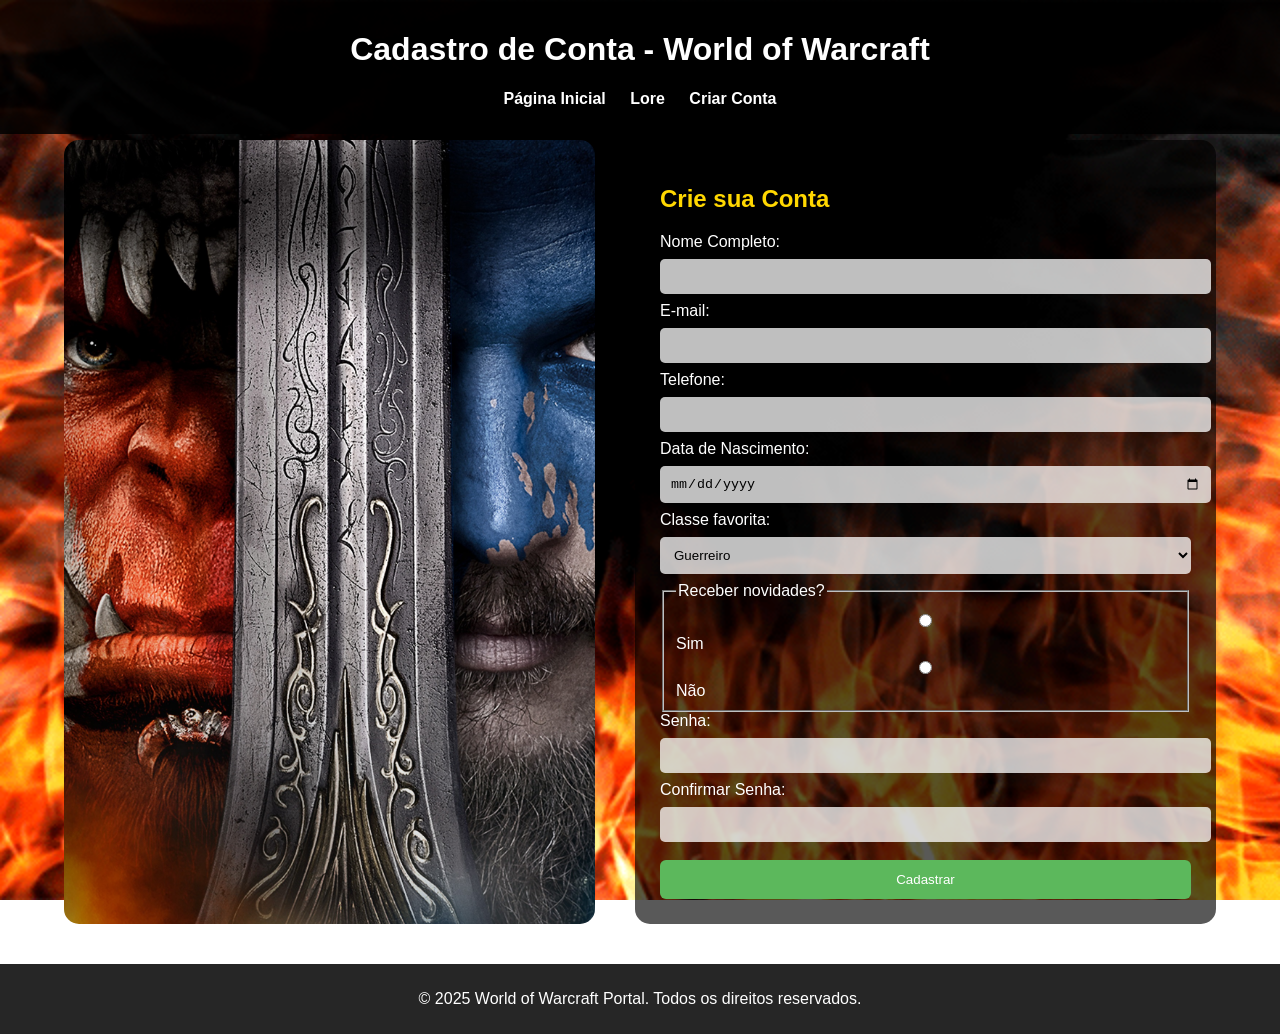
<file: PHP_Exercicios/provaWeb2s/prova final a1 web/cadastro.html>
<!DOCTYPE html>

<!-- Define o documento como HTML5 -->
<html lang="pt-BR">

<head>

  <!-- Define o padrão de caracteres -->
  <meta charset="UTF-8">

  <!-- Responsividade (adaptação para celular) -->
  <meta name="viewport" content="width=device-width, initial-scale=1.0">

  <!-- Título da aba -->
  <title>Cadastro de Conta - World of Warcraft</title>

  <!-- Importa o CSS -->
  <link rel="stylesheet" href="style.css">
</head>

<body>

  <!-- HEADER -->
  <header>

    <!-- Título principal -->
    <h1>Cadastro de Conta - World of Warcraft</h1>

    <!-- Menu de navegação -->
    <nav aria-label="Menu principal">
      <ul>
        <li><a href="index.html">Página Inicial</a></li>
        <li><a href="sobre.html">Lore</a></li>
        <li><a href="cadastro.html">Criar Conta</a></li>
      </ul>
    </nav>

  </header>

  <!-- 
  MAIN com layout dividido (imagem + formulário)
  Classe "layout-cadastro" usa flexbox no CSS
  -->
  <main class="layout-cadastro">

    
    <!-- LADO ESQUERDO: IMAGEM -->
    <aside class="caixa-imagem-cadastro">

      <!-- 
      Imagem ilustrativa
      alt ajuda na acessibilidade
      -->
      <img src="img/wow.jpg" alt="Imagem WoW">

    </aside>

    
    <!-- LADO DIREITO: FORMULÁRIO -->
    <section class="caixa-form">

      <!-- Título -->
      <h2 style="color: gold;">Crie sua Conta</h2>

      <!-- 
      Formulário

      id="formCadastro":
      - Usado no JavaScript para manipulação (reset)

      onsubmit="return criarConta()":
      - Chama função JS ao enviar
      - Se retornar false, o envio é bloqueado
      -->
      <form id="formCadastro" onsubmit="return criarConta()" aria-label="Formulário de cadastro de usuário">

        <!-- Nome -->
        <label for="nome">Nome Completo:</label>
        <input type="text" id="nome" name="nome" required>

        <!-- Email -->
        <label for="email">E-mail:</label>
        <input type="email" id="email" name="email" required>

        <!-- Telefone -->
        <label for="telefone">Telefone:</label>
        <input type="tel" id="telefone" name="telefone" required>

        <!-- Data de nascimento -->
        <label for="nascimento">Data de Nascimento:</label>
        <input type="date" id="nascimento" name="nascimento" required>

        <!-- Select (lista suspensa) -->
        <label for="classe">Classe favorita:</label>
        <select id="classe" name="classe">
          <option>Guerreiro</option>
          <option>Mago</option>
          <option>Caçador</option>
          <option>Paladino</option>
        </select>

        <!-- 
        Fieldset:
        - Agrupa campos relacionados
        -->
        <fieldset>

          <legend>Receber novidades?</legend>

          <!-- Radio buttons -->
          <label>
            <input type="radio" name="news" value="sim" required> Sim
          </label>

          <label>
            <input type="radio" name="news" value="nao"> Não
          </label>

        </fieldset>

        <!-- Senha -->
        <label for="senha">Senha:</label>

        <!-- 
        minlength="6":
        - Exige no mínimo 6 caracteres
        -->
        <input type="password" id="senha" name="senha" required minlength="6">

        <!-- Confirmar senha -->
        <label for="confirmarSenha">Confirmar Senha:</label>
        <input type="password" id="confirmarSenha" name="confirmarSenha" required minlength="6">

        <!-- Botão de envio -->
        <button type="submit">Cadastrar</button>

      </form>

      <!-- 
      Div para mostrar mensagens do JavaScript
      (erro ou sucesso)
      -->
      <div id="mensagemCadastro" aria-label="status cadastro"></div>

    </section>

  </main>

  <!-- FOOTER -->
  <footer>
    <p>© 2025 World of Warcraft Portal. Todos os direitos reservados.</p>
  </footer>

  <!-- Importa JavaScript -->
  <script src="script.js"></script>

</body>
</html>

<!-- 
Resumo geral:

- Página de cadastro completa
- Usa HTML + CSS + JavaScript

Conceitos importantes:
- form + inputs
- validação com required e minlength
- select e radio
- onsubmit chama função JS
- DOM (id usados no script)
- layout com flexbox (imagem + form)

Fluxo:
Usuário preenche → clica em cadastrar → JS valida → mostra mensagem → limpa form
-->
</file>
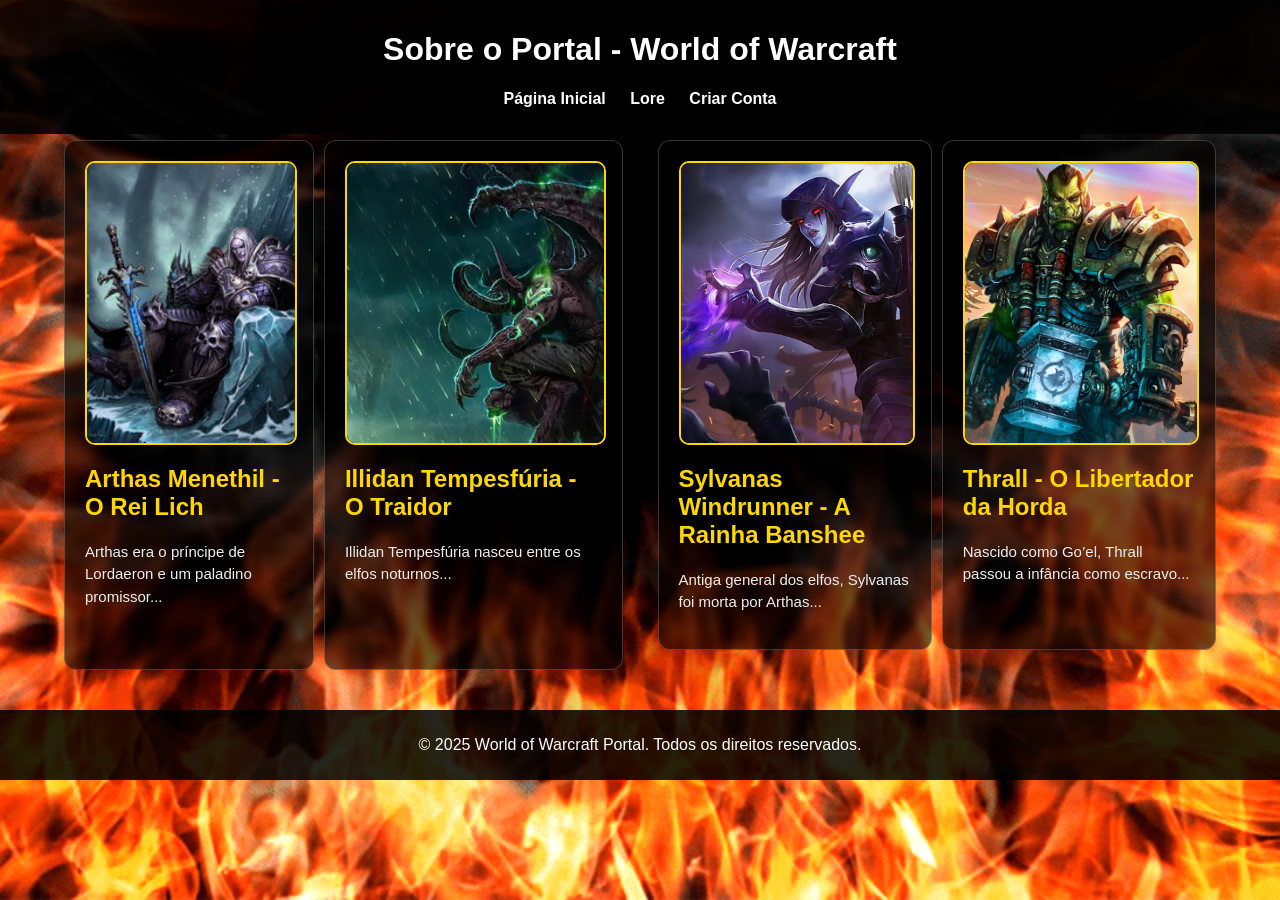
<file: PHP_Exercicios/provaWeb2s/prova final a1 web/sobre.html>
<!DOCTYPE html>

<!-- 
Define o tipo do documento como HTML5
-->
<html lang="pt-BR">

<head>

  <!-- Define o padrão de caracteres (acentos, etc) -->
  <meta charset="UTF-8">

  <!-- Responsividade (ajusta para celular) -->
  <meta name="viewport" content="width=device-width, initial-scale=1.0">

  <!-- Título da aba do navegador -->
  <title>Sobre Nós - World of Warcraft</title>

  <!-- 
  Importa o arquivo CSS principal do projeto
  -->
  <link rel="stylesheet" href="style.css">

  <style>
    /*
    CSS interno (só vale para esta página)

    .box img:
    - Seleciona todas as imagens dentro de elementos com classe "box"
    - Adiciona uma borda dourada
    */
    .box img {
      border: 2px solid #FFD700;
    }
  </style>

</head>

<body>

  <!-- 
  Cabeçalho da página
  -->
  <header>

    <!-- Título principal -->
    <h1>Sobre o Portal - World of Warcraft</h1>

    <!-- 
    Menu de navegação
    aria-label ajuda na acessibilidade (leitores de tela)
    -->
    <nav aria-label="Menu principal">

      <!-- Lista de links -->
      <ul>

        <!-- Cada <li> é um item do menu -->
        <li><a href="index.html">Página Inicial</a></li>
        <li><a href="sobre.html">Lore</a></li>
        <li><a href="cadastro.html">Criar Conta</a></li>

      </ul>
    </nav>
  </header>

  <!-- 
  Conteúdo principal da página
  -->
  <main>

    <!-- 
    Seção com conteúdo sobre a lore
    aria-label melhora acessibilidade
    -->
    <section class="sobre-container" aria-label="Conteúdo sobre a lore">

  
  <!-- Container com imagens lado a lado (flex) -->
  <div class="imagens-flex">

    <!-- Caixa de conteúdo -->
    <div class="box">

      <!-- Imagem com texto alternativo -->
      <img src="img/arthas.png" alt="ilustração de Arthas Menethil, O Rei Lich">

      <!-- Título com estilo inline -->
      <h2 style="color: gold;">Arthas Menethil - O Rei Lich</h2>

      <!-- Texto descritivo -->
      <p>
        Arthas era o príncipe de Lordaeron e um paladino promissor...
      </p>
    </div>

    <div class="box">
      <img src="img/ilidan.png" alt="ilustração de Illidan Tempesfúria">
      <h2 style="color: gold;">Illidan Tempesfúria - O Traidor</h2>
      <p>
        Illidan Tempesfúria nasceu entre os elfos noturnos...
      </p>
    </div>

  </div>

  
  <!-- Container em formato grid (2 colunas) -->
  <div class="imagens-grid">

    <div class="box">
      <img src="img/sylvanas.jpg" alt="ilustração de Sylvanas Windrunner">
      <h2 style="color: gold;">Sylvanas Windrunner - A Rainha Banshee</h2>
      <p>
        Antiga general dos elfos, Sylvanas foi morta por Arthas...
      </p>
    </div>

    <div class="box">
      <img src="img/thrall.png" alt="ilustração de Thrall">
      <h2 style="color: gold;">Thrall - O Libertador da Horda</h2>
      <p>
        Nascido como Go’el, Thrall passou a infância como escravo...
      </p>
    </div>

  </div>

</section>

  </main>

  <!-- 
  Rodapé da página
  -->
  <footer>

    <!-- Texto de direitos autorais -->
    <p>© 2025 World of Warcraft Portal. Todos os direitos reservados.</p>

  </footer>

  <!-- 
  Importa um arquivo JavaScript externo
  (provavelmente usado para interações, como carrossel)
  -->
  <script src="script.js"></script>

</body>
</html>

<!-- 
Resumo geral:

- Estrutura completa de uma página HTML
- <header> → topo com menu
- <main> → conteúdo principal
- <section> → organização de conteúdo
- Classes CSS controlam layout (flex e grid)
- <footer> → rodapé
- CSS externo + interno
- script.js adiciona comportamento

Esse tipo de página mistura:
HTML (estrutura) + CSS (visual) + JS (interação)
-->
</file>
<file: PHP_Exercicios/aula1/style.css>
body{
    background-color: #ddd;
    padding: 0;
    margin: 0;
}

header, footer{
    background-color: #333;
    color: #fff;
    padding: 10px 20px;
}

main{padding: 20px;}

nav a{
    color: #fff;
    text-decoration: none;
    font-weight: bold;
    padding: 10px 20px;
}

nav a:hover{
    background-color: #444;
    
}
</file>
<file: PHP_Exercicios/provaWeb2s/prova final a1 web/style.css>
/* ------------------------- */
/* 🔥 FUNDO EM TODAS AS PÁGINAS */
/* ------------------------- */

/*
html, body:
- Define altura total da página (100%)
- Remove margens e espaçamentos padrão do navegador
*/
html, body {
    height: 100%;
    margin: 0;
    padding: 0;
}

/*
body:
- Define fonte padrão
- Cor do texto (branco)
- Define um GIF como fundo
- no-repeat → não repete a imagem
- center center → centraliza
- fixed → fundo fixo ao rolar
- background-size: cover → cobre toda a tela
*/
body {
    font-family: Arial, sans-serif;
    color: #fff;
    background: url("img/fogo.gif") no-repeat center center fixed;
    background-size: cover;
}

/* ------------------------- */
/* HEADER / NAV */
/* ------------------------- */

/*
header:
- Fica fixo no topo (position: fixed)
- Ocupa 100% da largura
- Fundo escuro com transparência
- z-index alto → fica acima de outros elementos
*/
header {
    position: fixed;
    width: 100%;
    background-color: rgba(0,0,0,0.85);
    color: white;
    padding: 10px 0;
    text-align: center;
    z-index: 1000;
}

/*
Remove estilo padrão da lista (bolinhas)
*/
header nav ul {
    list-style: none;
    padding: 0;
}

/*
Deixa os itens lado a lado
*/
header nav ul li {
    display: inline-block;
    margin: 0 10px;
}

/*
Estilo dos links do menu
*/
header nav ul li a {
    color: white;
    text-decoration: none;
    font-weight: bold;
}

/*
main:
- Espaço no topo para não ficar escondido atrás do header fixo
*/
main {
    padding-top: 140px;
    text-align: center;
}

/* ------------------------- */
/* CARROSSEL */
/* ------------------------- */

/*
Container do carrossel:
- Flexbox para centralizar conteúdo
*/
.carrossel {
    display: flex;
    align-items: center;
    justify-content: center;
    width: 80%;
    margin: 0 auto;
}

/*
Imagem do carrossel:
- object-fit: cover → mantém proporção e corta se necessário
*/
#imgCarrossel {
    width: 100%;
    height: 420px;
    object-fit: cover;
    border-radius: 10px;
}

/*
Botões do carrossel
*/
.carrossel button {
    background-color: rgba(0,0,0,0.6);
    color: white;
    border: none;
    font-size: 30px;
    padding: 5px 10px;
    cursor: pointer;
}

/* ------------------------- */
/* CARDS DAS CLASSES */
/* ------------------------- */

/*
Grid com 4 colunas
*/
#container-cards {
    display: grid;
    grid-template-columns: repeat(4, 1fr);
    gap: 20px;
    margin-top: 20px;
    justify-content: center;
}

/*
Card individual
*/
.classe {
    min-width: 250px;
    background-color: rgba(0, 0, 0, 0.5);
    padding: 15px;
    border-radius: 10px;
    transition: transform 0.3s, box-shadow 0.3s;
    border: 1px solid #aaa;
}

/*
Efeito ao passar o mouse
*/
.classe:hover {
    transform: scale(1.03);
    box-shadow: 0 4px 15px rgba(255,255,255,0.2);
}

/*
Imagem do card
*/
.classe img {
    width: 100%;
    border-radius: 8px;
    height: auto;
}

/* ------------------------- */
/* BOX DE LORE */
/* ------------------------- */

/*
Caixa de conteúdo (sobre)
*/
.box {
    background: rgba(0, 0, 0, 0.55);
    padding: 20px;
    border-radius: 12px;
    text-align: left;
    backdrop-filter: blur(3px);
    border: 1px solid rgba(255,255,255,0.2);
    transition: 0.3s;
}

/*
Hover da box
*/
.box:hover {
    transform: scale(1.03);
    box-shadow: 0 0 15px rgba(255,255,255,0.3);
}

/*
Imagem dentro da box
*/
.box img {
    width: 100%;
    height: 280px;
    object-fit: cover;
    border-radius: 10px;
    display: block;
    margin-bottom: 15px;
}

/*
Parágrafos dentro da box
*/
.box p {
    line-height: 1.5;
    font-size: 15px;
    color: #eee;
}

/* ------------------------- */
/* RANKING / TABELA */
/* ------------------------- */

/*
Container geral do ranking
*/
.ranking-container {
    display: flex;
    flex-wrap: wrap;
    justify-content: center;
    gap: 40px;
    align-items: flex-start;
    margin-top: 20px;
}

/*
Tabela
*/
table {
    border-collapse: collapse;
    width: 100%;
    min-width: 500px;
    box-shadow: 0 2px 5px rgba(255,255,255,0.2);
    background-color: rgba(0,0,0,0.7);
}

/*
Células
*/
th, td {
    border: 1px solid #666;
    padding: 12px;
    text-align: left;
    color: white;
}

/*
Cabeçalho da tabela
*/
th {
    background-color: #005a9c;
}

/*
Linhas alternadas
*/
tbody tr:nth-child(even) {
    background-color: rgba(255,255,255,0.1);
}

/*
Rodapé da tabela
*/
tfoot td {
    font-weight: bold;
    background: rgba(0,255,0,0.4);
    color: black;
}

/* ------------------------- */
/* LAYOUT SOBRE */
/* ------------------------- */

/*
Grid responsivo automático
*/
.sobre-container {
    display: grid;
    grid-template-columns: repeat(auto-fit, minmax(350px, 1fr));
    gap: 35px;
    width: 90%;
    margin: 0 auto;
}

/*
Imagens lado a lado
*/
.imagens-flex{
    display: flex;
    justify-content: center;
    gap: 10px;
}

/*
Imagens em grid (2 colunas)
*/
.imagens-grid{
    display: grid;
    grid-template-columns: 1fr 1fr;
    gap: 10px;
    margin-bottom: 20px;
}

/* ------------------------- */
/* CADASTRO */
/* ------------------------- */

/*
Layout geral do cadastro (imagem + formulário)
*/
.layout-cadastro {
    display: flex;
    width: 90%;
    margin: 0 auto;
    justify-content: center;
    align-items: stretch;
    gap: 40px;
}

/*
Lado da imagem
*/
.caixa-imagem-cadastro {
    width: 50%;
    display: flex;
    align-items: center;
}

/*
Imagem
*/
.caixa-imagem-cadastro img {
    width: 100%;
    height: 100%;
    object-fit: cover;
    border-radius: 15px;
}

/*
Lado do formulário
*/
.caixa-form {
    width: 50%;
    background: rgba(0,0,0,0.65);
    padding: 25px;
    border-radius: 15px;
    text-align: left;
}

/*
Inputs e selects
*/
input, select {
    width: 100%;
    padding: 10px;
    margin: 8px 0;
    background: rgba(255,255,255,0.75);
    border: none;
    border-radius: 5px;
}

/*
Botão
*/
button {
    background-color: #5cb85c;
    color: white;
    border: none;
    padding: 12px;
    cursor: pointer;
    width: 100%;
    margin-top: 10px;
    border-radius: 6px;
}

/* ------------------------- */
/* RESPONSIVO */
/* ------------------------- */

/*
Quando a tela for menor que 900px
*/
@media (max-width: 900px) {

    /*
    Muda o layout para coluna (empilhado)
    */
    .layout-cadastro {
        flex-direction: column;
    }

    /*
    Ocupa 100% da largura
    */
    .caixa-imagem-cadastro, 
    .caixa-form {
        width: 100%;
    }

    /*
    Ajusta altura da imagem
    */
    .caixa-imagem-cadastro img {
        height: 300px;
    }
}

/* ------------------------- */
/* FOOTER */
/* ------------------------- */

/*
Rodapé da página
*/
footer {
    background-color: rgba(0,0,0,0.85);
    color: white;
    text-align: center;
    padding: 10px;
    margin-top: 40px;
}
</file>
